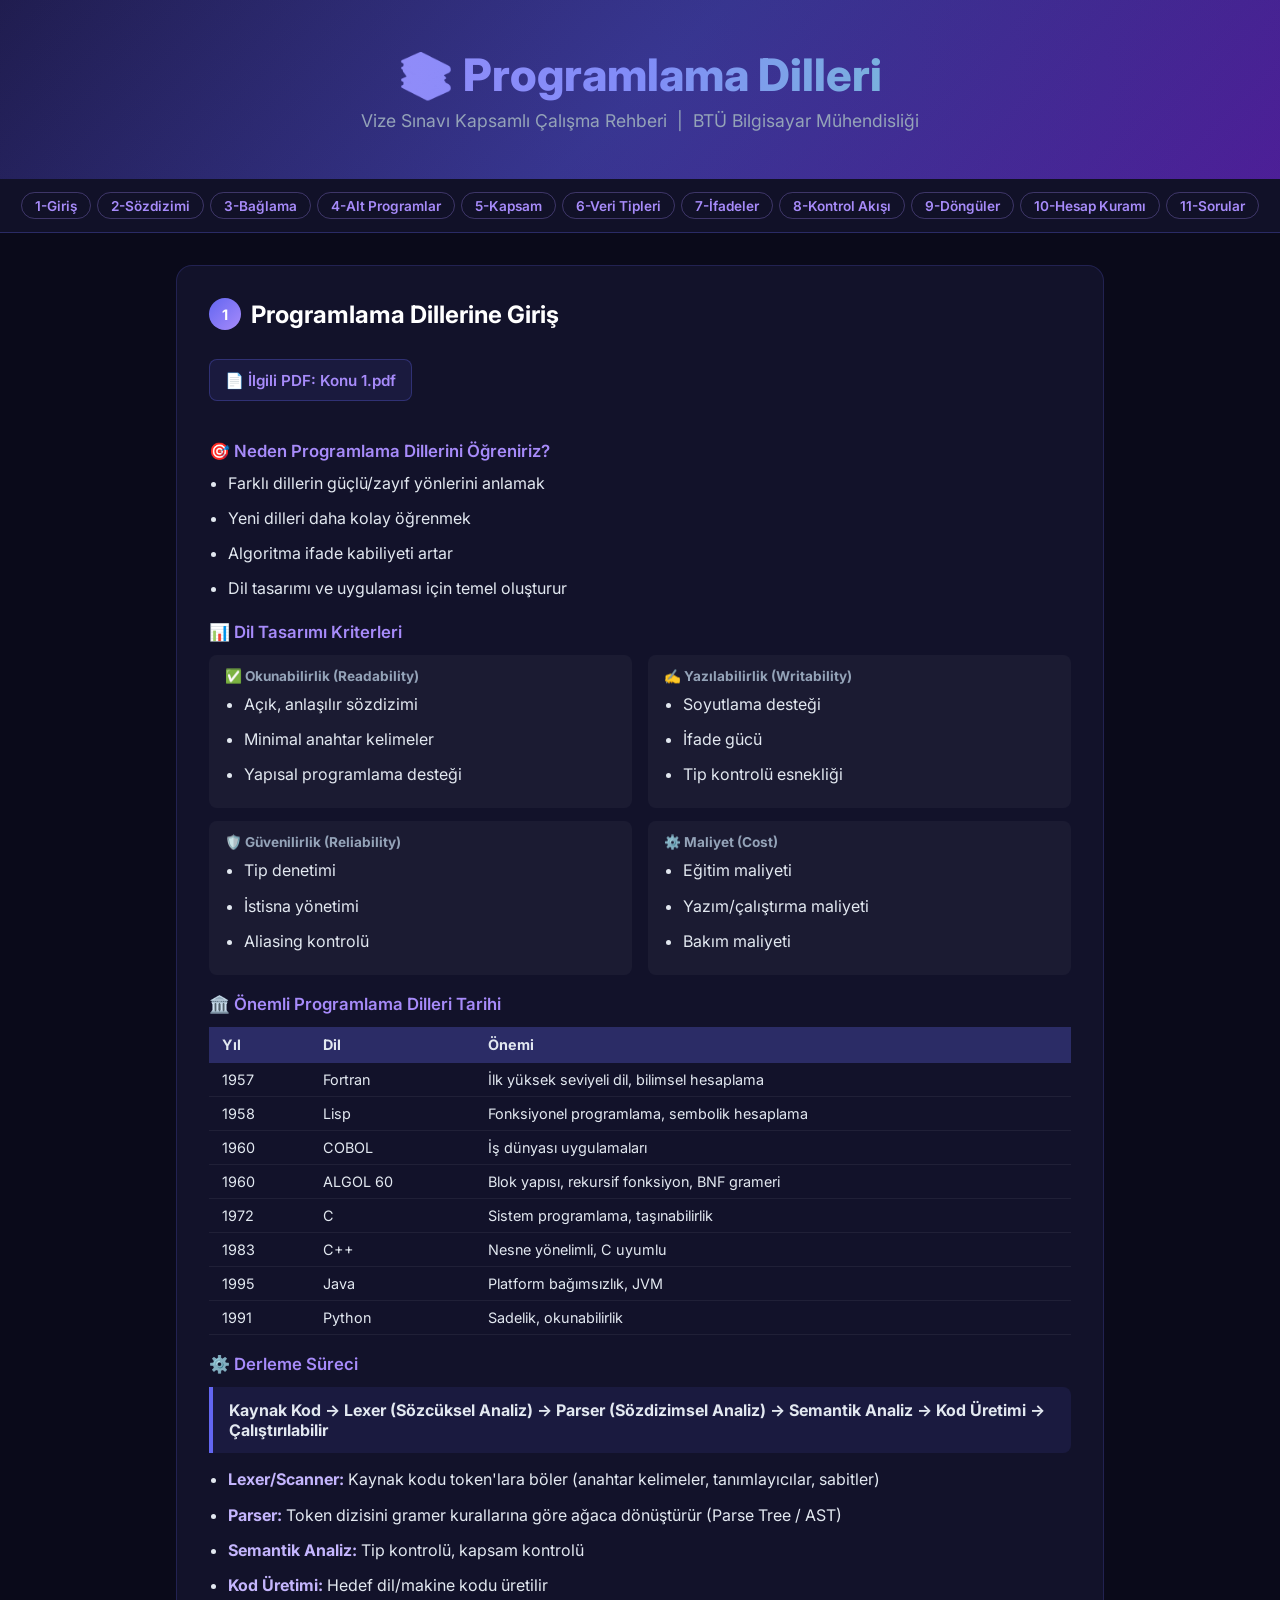
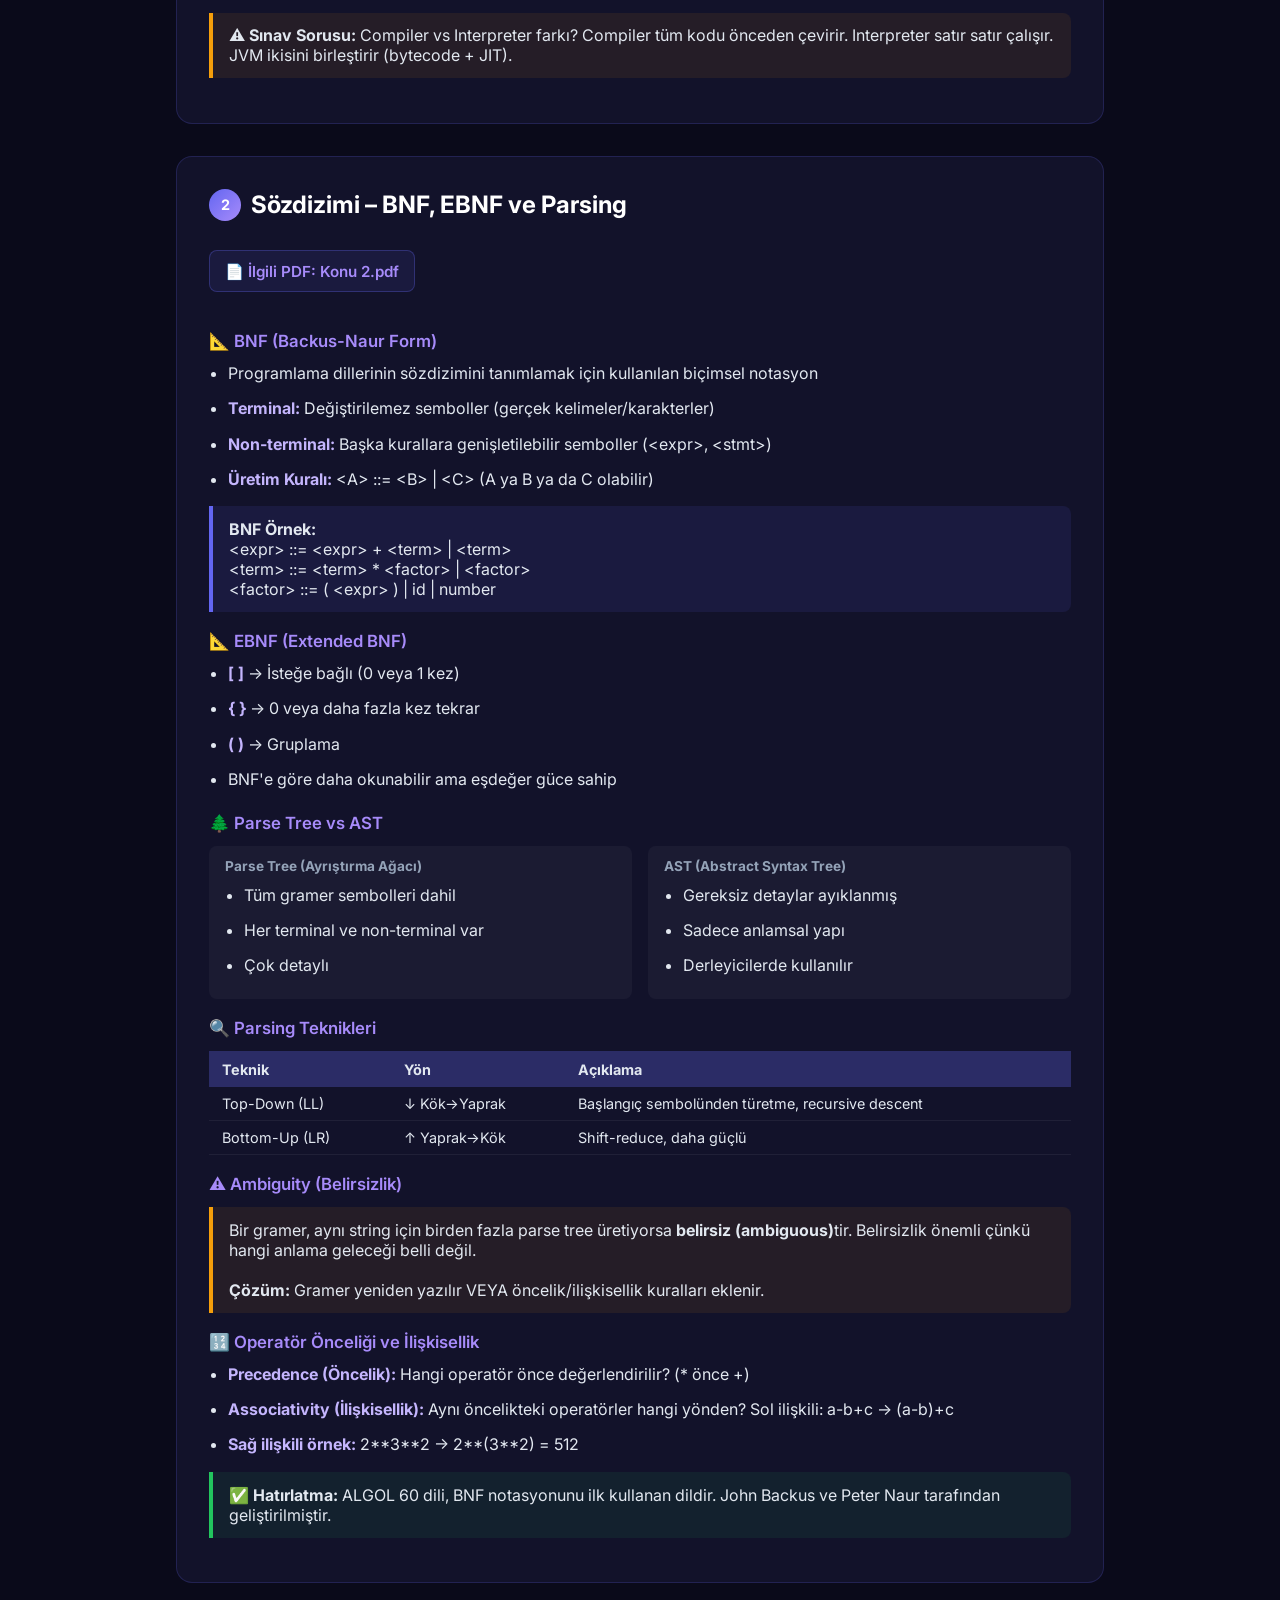
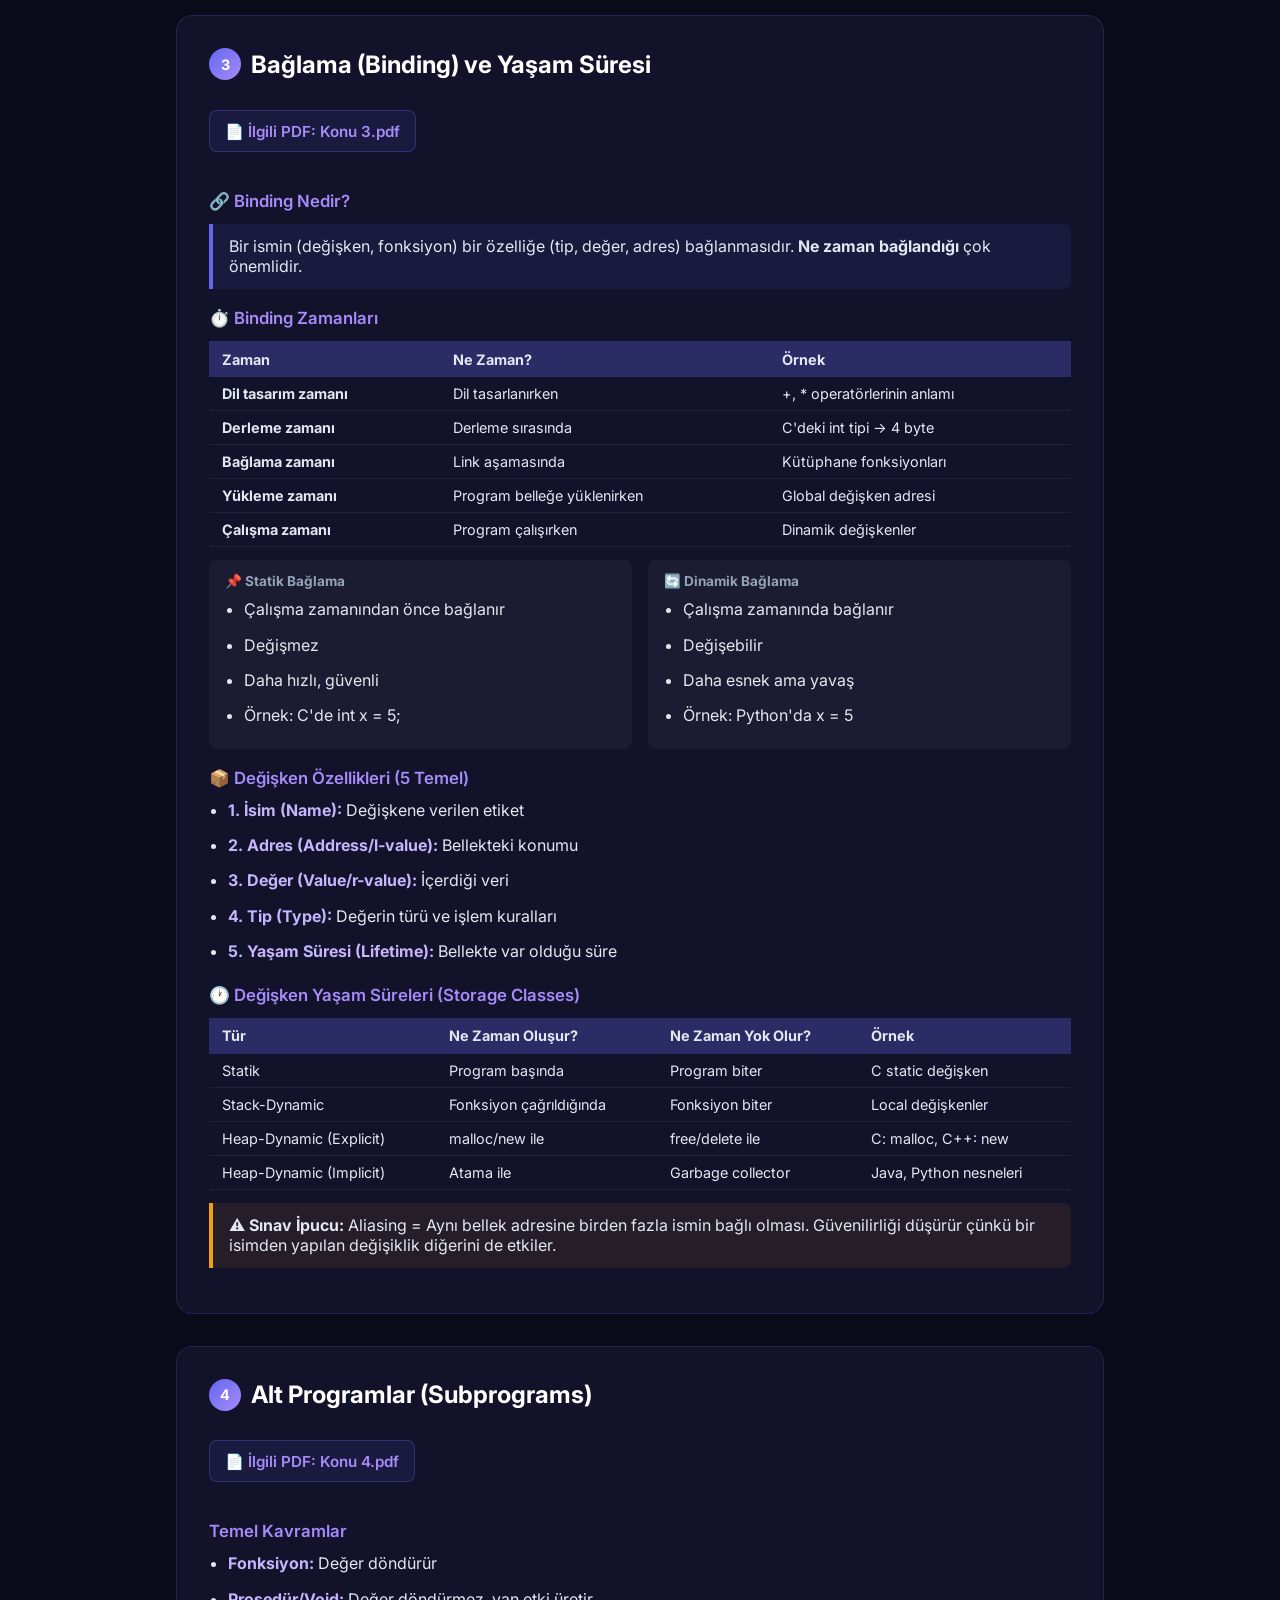
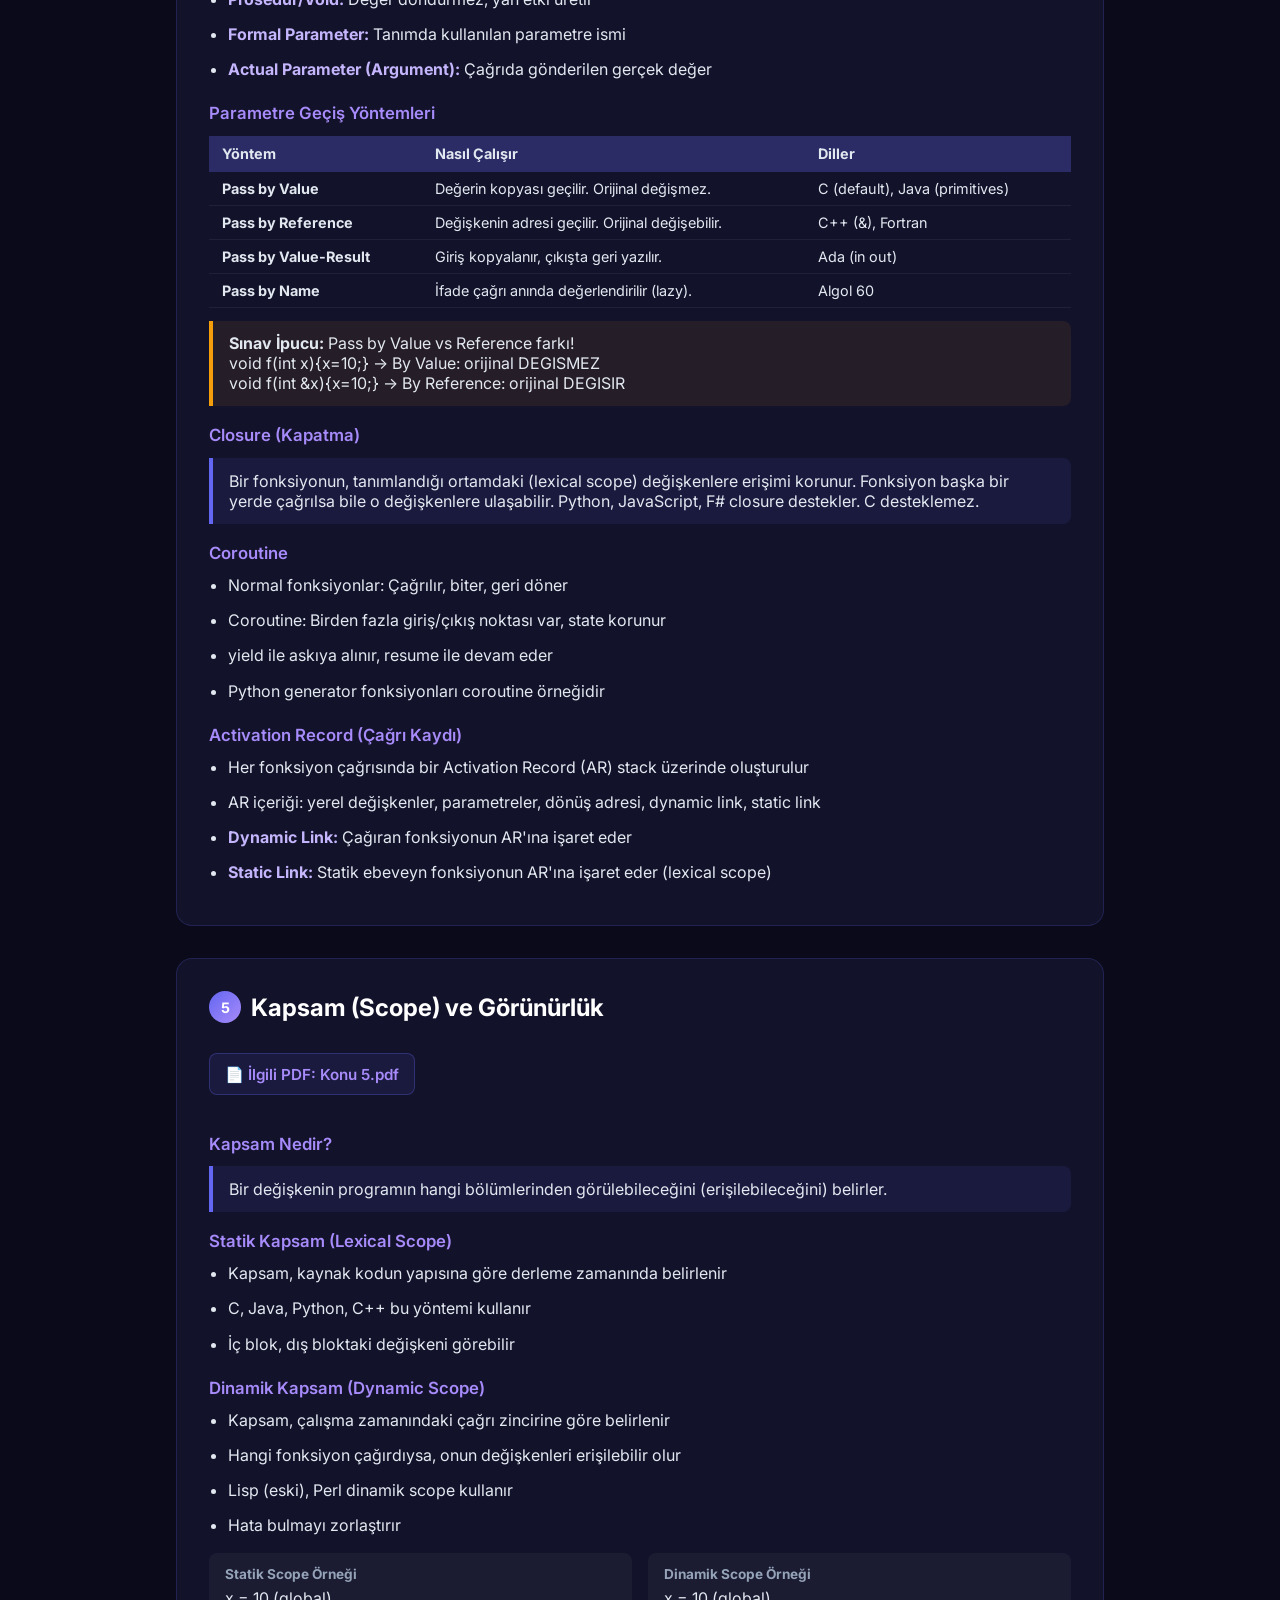
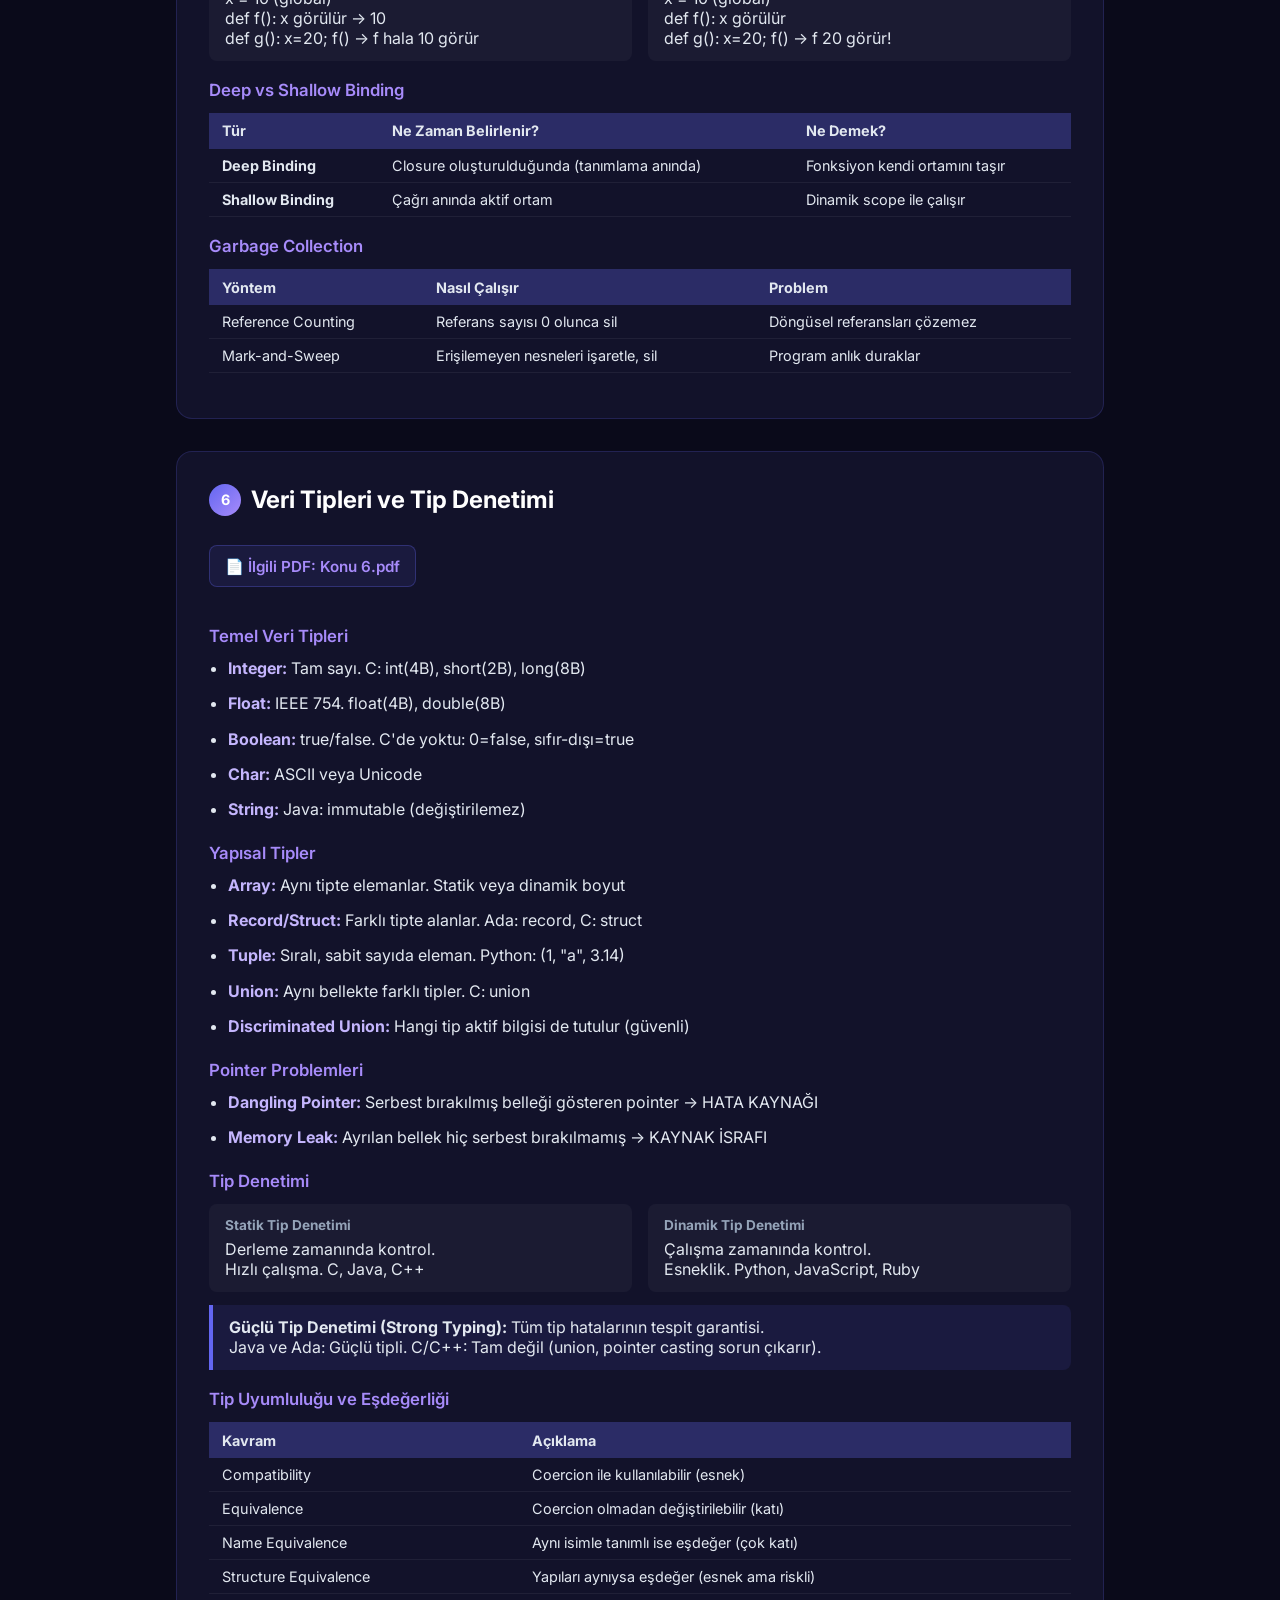
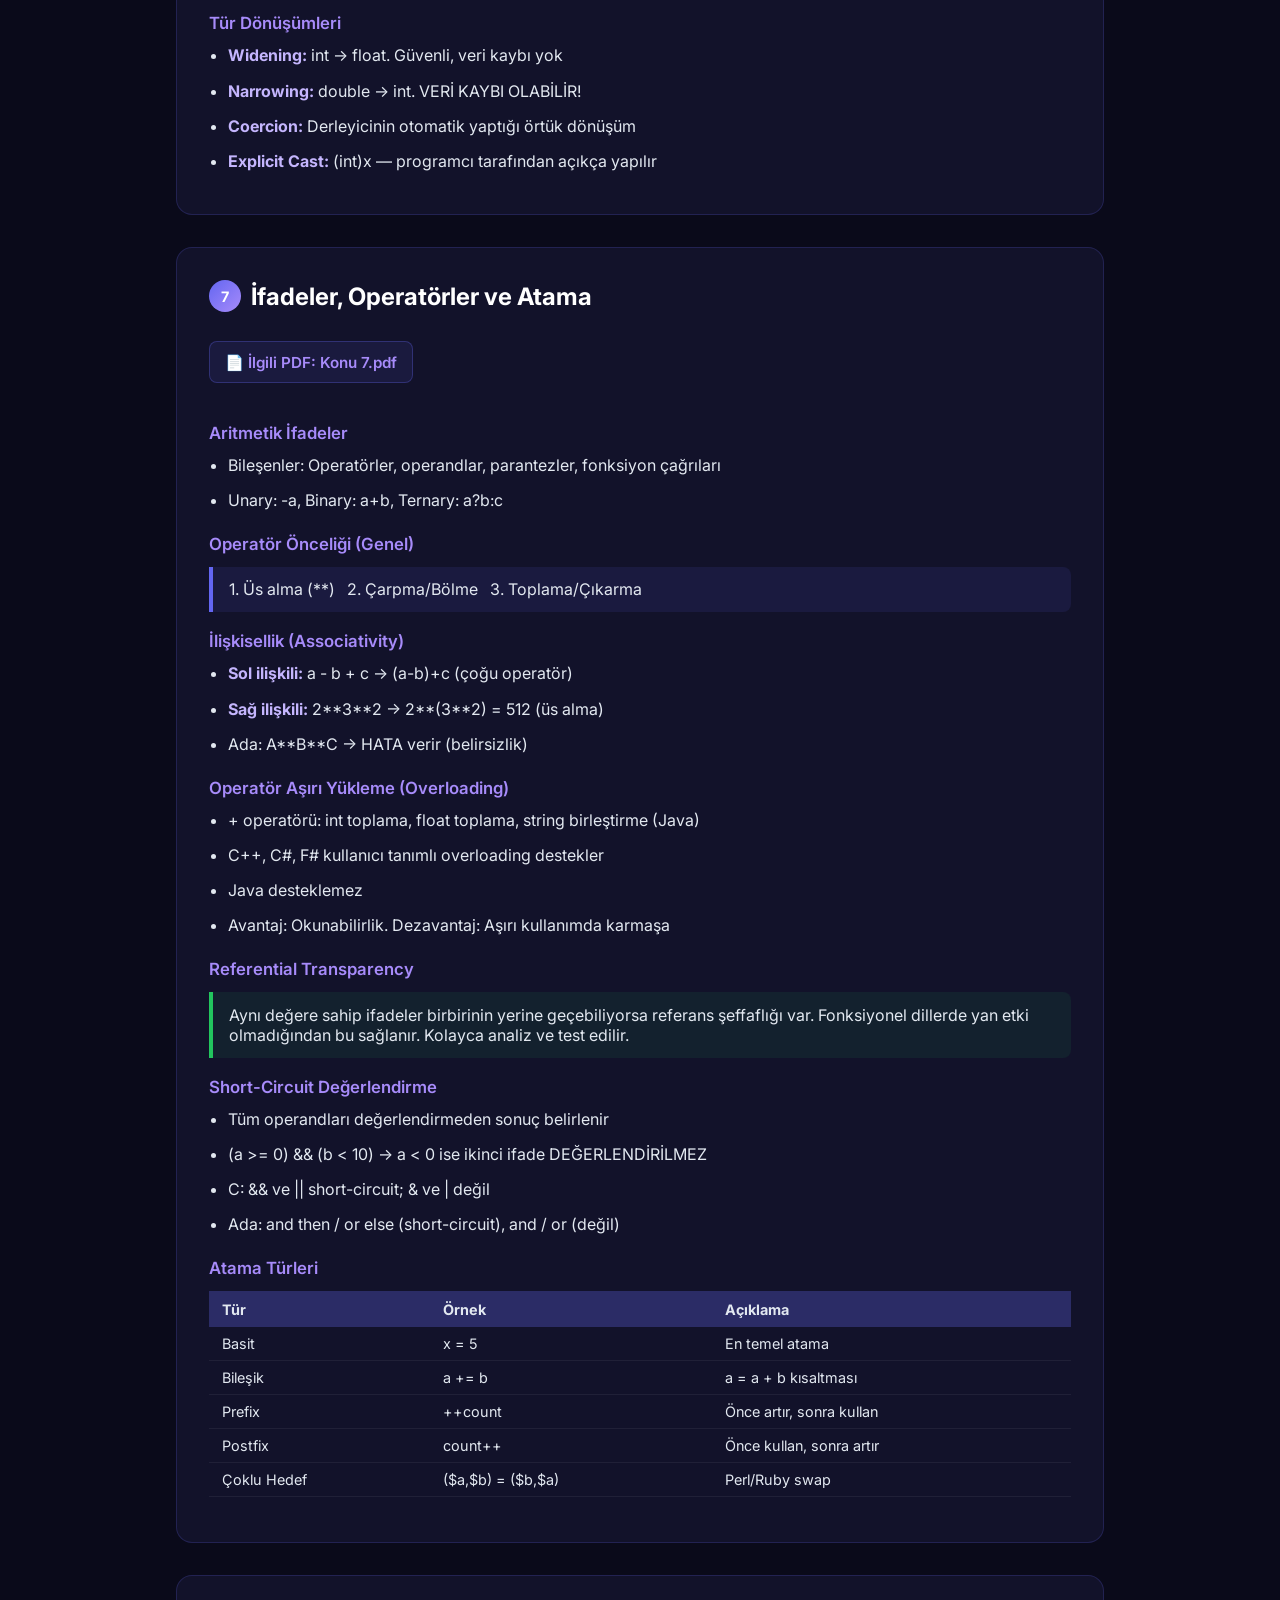
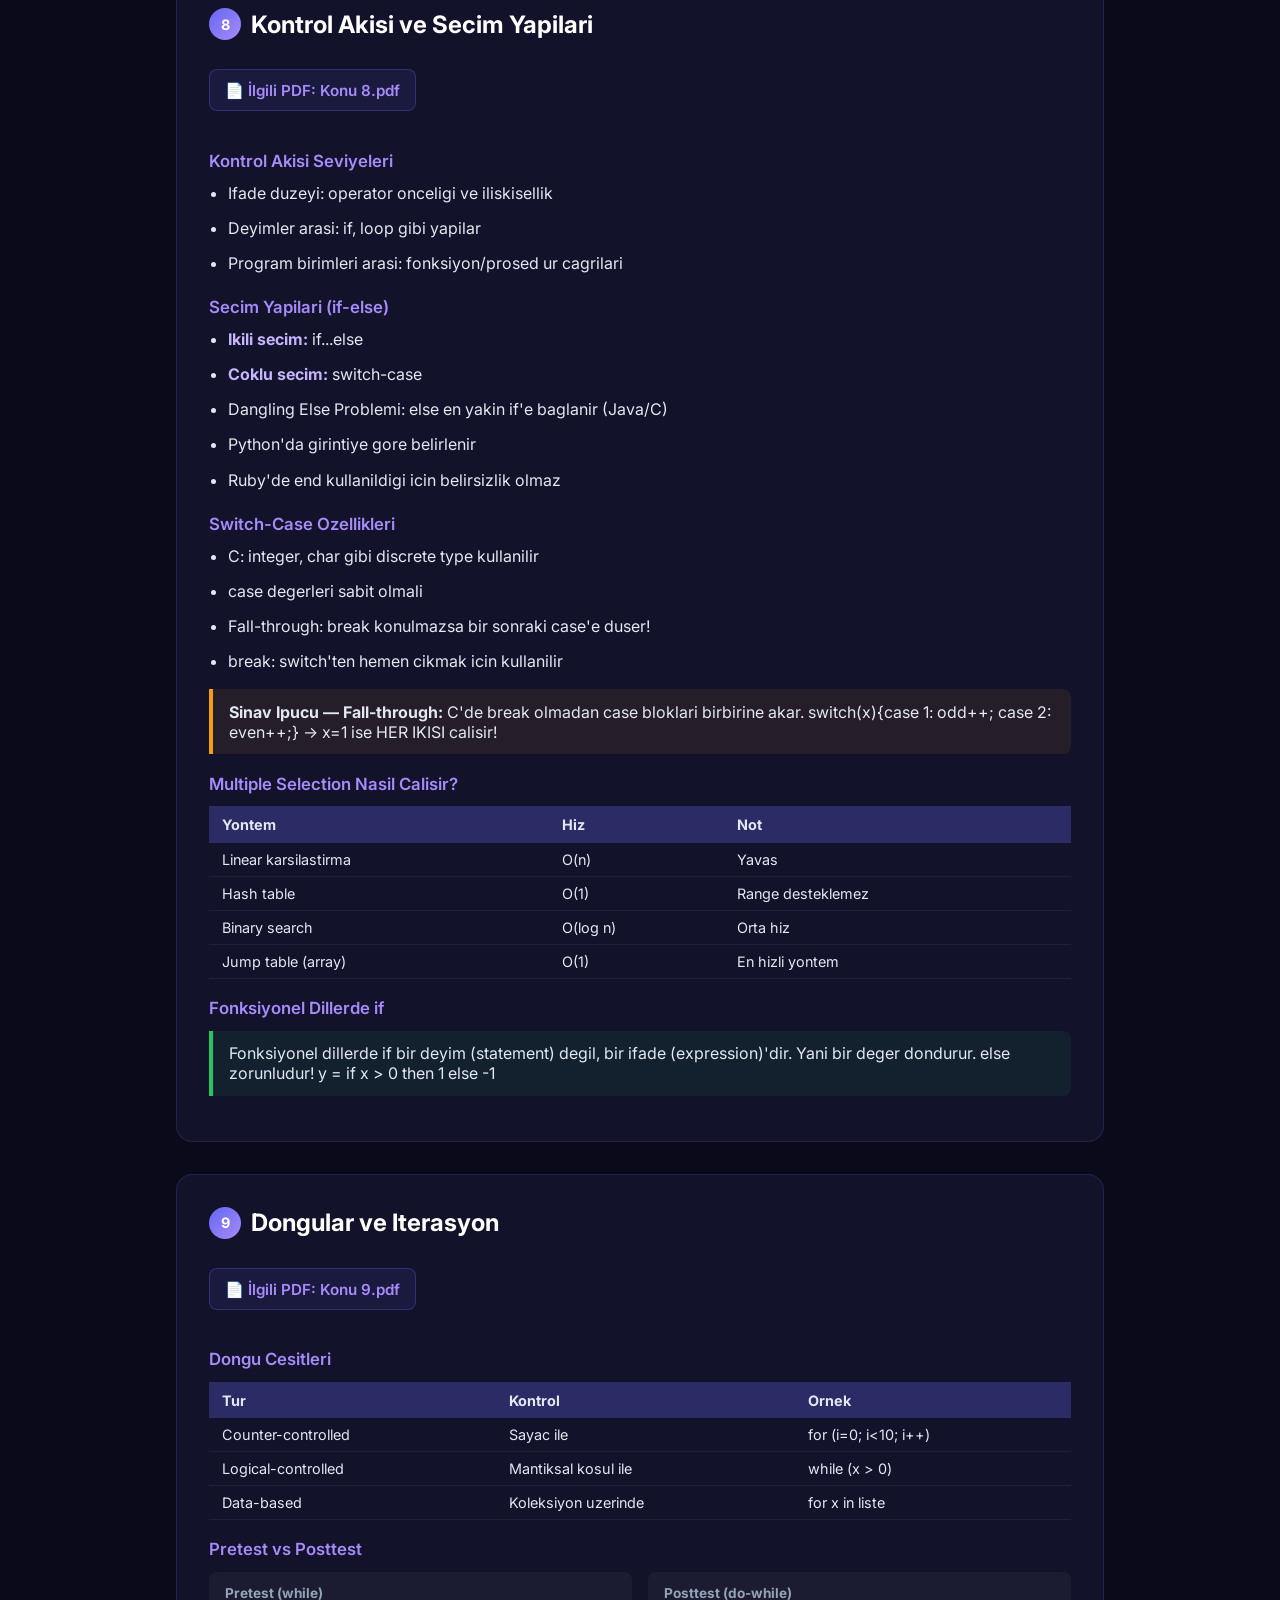
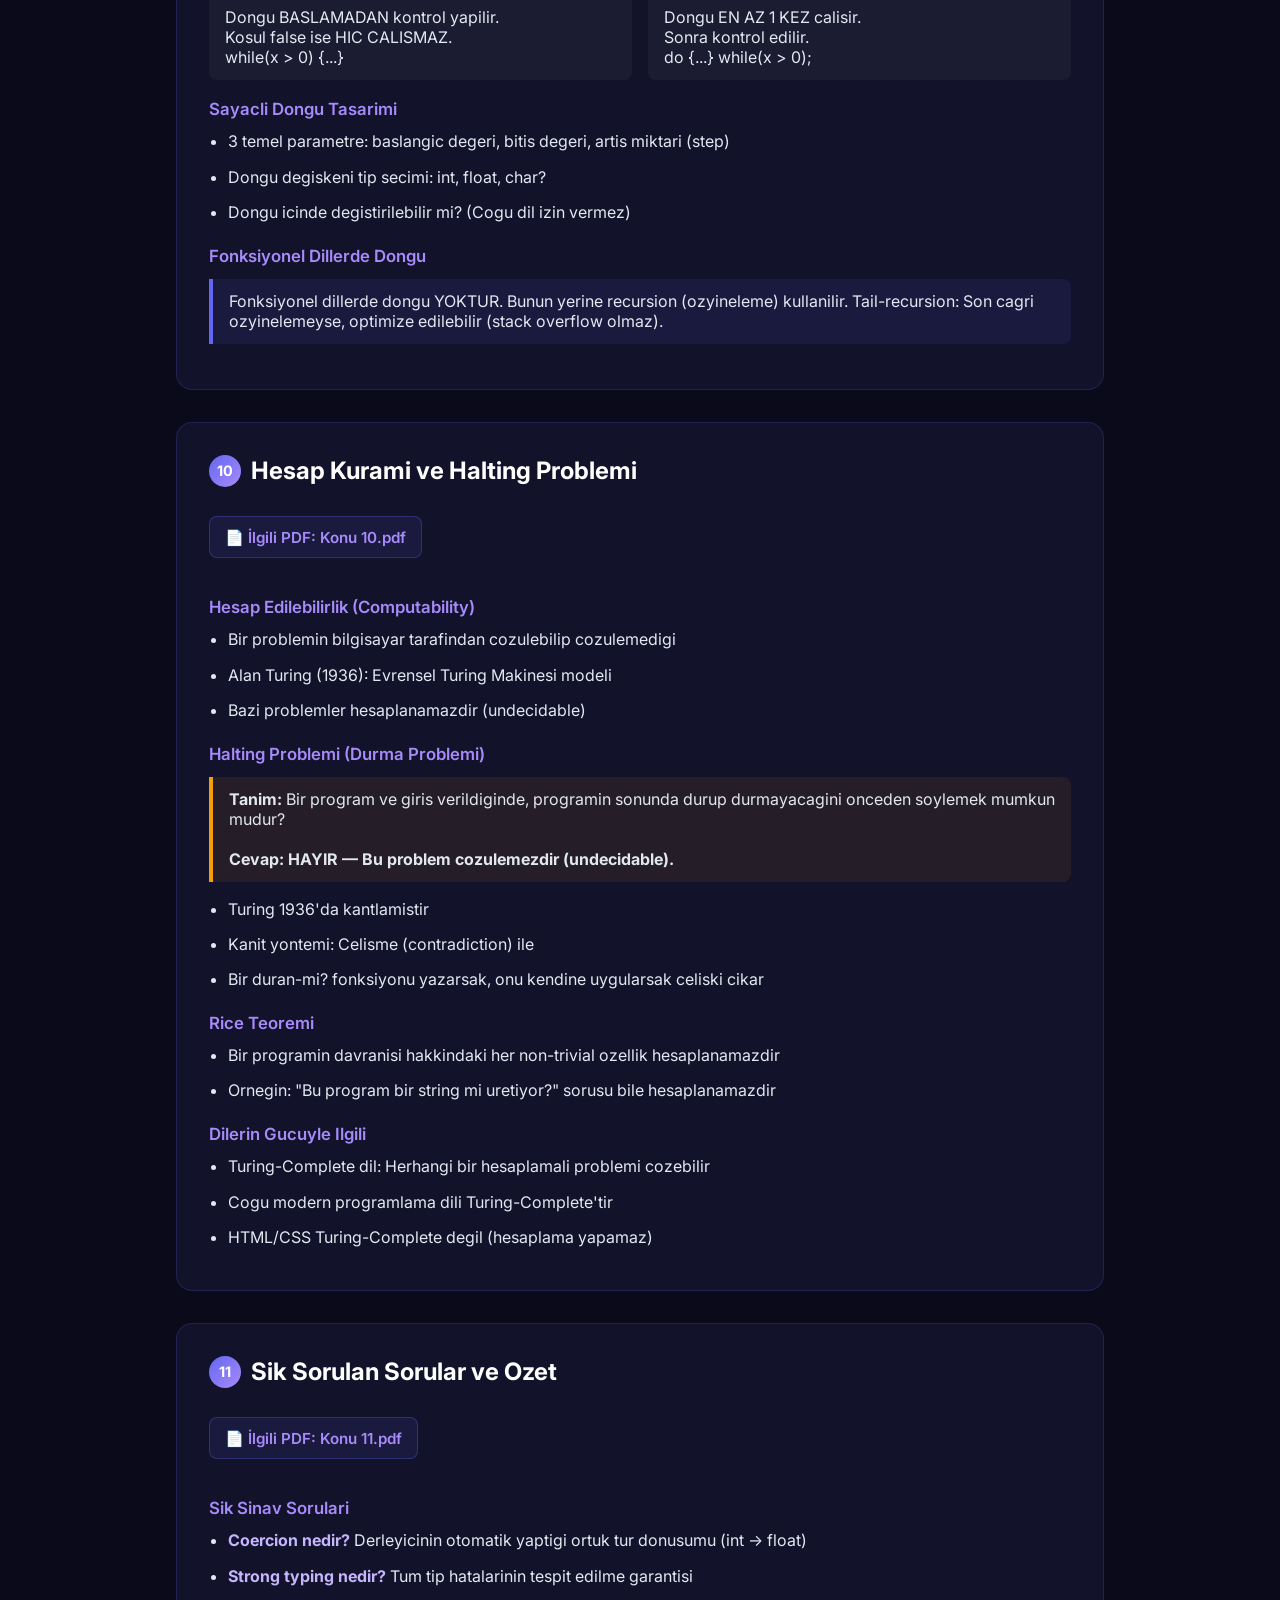
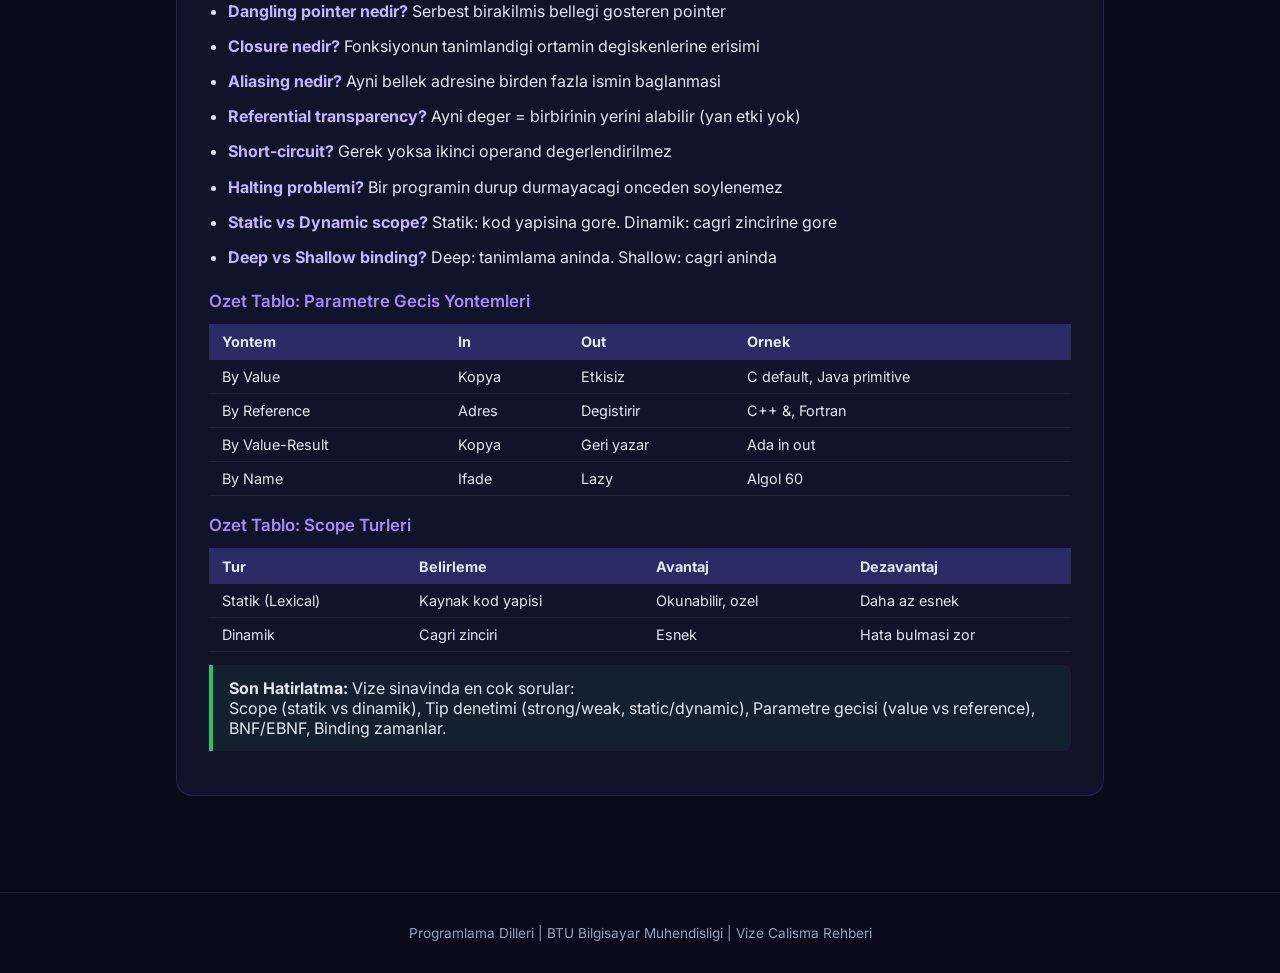
<file: index.html>
<!DOCTYPE html>
<html lang="tr">
<head>
<meta charset="UTF-8">
<meta name="viewport" content="width=device-width, initial-scale=1.0">
<title>Programlama Dilleri – Vize Çalışma Rehberi</title>
<link href="https://fonts.googleapis.com/css2?family=Inter:wght@300;400;600;700;800&display=swap" rel="stylesheet">
<style>
:root{--bg:#0a0a1a;--card:#12122a;--accent:#6366f1;--accent2:#a78bfa;--green:#22c55e;--yellow:#f59e0b;--red:#ef4444;--text:#e2e8f0;--muted:#94a3b8;}
*{box-sizing:border-box;margin:0;padding:0;}
body{font-family:'Inter',sans-serif;background:var(--bg);color:var(--text);min-height:100vh;}
header{background:linear-gradient(135deg,#1e1b4b,#312e81,#4c1d95);padding:3rem 2rem;text-align:center;position:relative;overflow:hidden;}
header::before{content:'';position:absolute;top:-50%;left:-50%;width:200%;height:200%;background:radial-gradient(circle,rgba(99,102,241,.15) 0%,transparent 60%);animation:pulse 4s ease-in-out infinite;}
@keyframes pulse{0%,100%{transform:scale(1);}50%{transform:scale(1.1);}}
header h1{font-size:2.8rem;font-weight:800;background:linear-gradient(90deg,#a78bfa,#818cf8,#6ee7b7);-webkit-background-clip:text;-webkit-text-fill-color:transparent;position:relative;}
header p{color:var(--muted);margin-top:.5rem;font-size:1.1rem;position:relative;}
nav{background:rgba(18,18,42,.95);backdrop-filter:blur(10px);padding:.8rem 1rem;position:sticky;top:0;z-index:100;border-bottom:1px solid rgba(99,102,241,.3);display:flex;flex-wrap:wrap;gap:.4rem;justify-content:center;}
nav a{color:var(--accent2);text-decoration:none;padding:.3rem .8rem;border-radius:999px;font-size:.85rem;font-weight:600;border:1px solid rgba(167,139,250,.3);transition:all .2s;}
nav a:hover{background:var(--accent);color:#fff;border-color:var(--accent);}
.container{max-width:960px;margin:0 auto;padding:2rem 1rem;}
section{background:var(--card);border-radius:16px;margin-bottom:2rem;padding:2rem;border:1px solid rgba(99,102,241,.2);transition:border-color .3s;}
section:hover{border-color:rgba(99,102,241,.5);}
h2{font-size:1.5rem;font-weight:700;color:#fff;margin-bottom:1.2rem;display:flex;align-items:center;gap:.6rem;}
h2 .num{background:linear-gradient(135deg,var(--accent),var(--accent2));color:#fff;width:2rem;height:2rem;border-radius:50%;display:flex;align-items:center;justify-content:center;font-size:.9rem;flex-shrink:0;}
h3{color:var(--accent2);font-size:1.05rem;margin:1.2rem 0 .5rem;font-weight:600;}
ul{margin-left:1.2rem;line-height:1.8;}
li{margin-bottom:.4rem;color:var(--text);}
li strong{color:#c4b5fd;}
.badge{display:inline-block;padding:.15rem .6rem;border-radius:999px;font-size:.75rem;font-weight:700;margin-left:.4rem;}
.badge-tip{background:rgba(34,197,94,.15);color:var(--green);border:1px solid rgba(34,197,94,.3);}
.badge-warn{background:rgba(245,158,11,.15);color:var(--yellow);border:1px solid rgba(245,158,11,.3);}
.badge-hot{background:rgba(239,68,68,.15);color:var(--red);border:1px solid rgba(239,68,68,.3);}
.box{background:rgba(99,102,241,.1);border-left:4px solid var(--accent);border-radius:0 8px 8px 0;padding:.8rem 1rem;margin:.8rem 0;}
.box-green{background:rgba(34,197,94,.08);border-left-color:var(--green);}
.box-yellow{background:rgba(245,158,11,.08);border-left-color:var(--yellow);}
.compare{display:grid;grid-template-columns:1fr 1fr;gap:1rem;margin:.8rem 0;}
.compare>div{background:rgba(255,255,255,.04);border-radius:8px;padding:.8rem 1rem;}
.compare>div h4{font-size:.85rem;color:var(--muted);margin-bottom:.4rem;}
table{width:100%;border-collapse:collapse;margin:.8rem 0;font-size:.9rem;}
th{background:rgba(99,102,241,.3);padding:.6rem .8rem;text-align:left;}
td{padding:.5rem .8rem;border-bottom:1px solid rgba(255,255,255,.06);}
tr:hover td{background:rgba(255,255,255,.03);}
.quiz-btn{background:linear-gradient(135deg,var(--accent),var(--accent2));color:#fff;border:none;padding:.5rem 1.2rem;border-radius:8px;cursor:pointer;font-size:.9rem;font-weight:600;margin-top:.5rem;transition:opacity .2s;}
.quiz-btn:hover{opacity:.85;}
.quiz-answer{display:none;margin-top:.6rem;padding:.6rem 1rem;background:rgba(34,197,94,.1);border-radius:8px;border:1px solid rgba(34,197,94,.3);color:var(--green);}
footer{text-align:center;padding:2rem;color:var(--muted);font-size:.85rem;border-top:1px solid rgba(255,255,255,.08);margin-top:2rem;}

.pdf-link {
    margin: 10px 0 20px 0;
    padding: 10px 15px;
    background: rgba(99, 102, 241, 0.1);
    border-radius: 8px;
    display: inline-block;
    border: 1px solid rgba(99, 102, 241, 0.3);
    transition: all 0.3s ease;
}
.pdf-link:hover {
    background: rgba(99, 102, 241, 0.2);
    transform: translateY(-2px);
}
.pdf-link a {
    color: #a78bfa;
    text-decoration: none;
    font-weight: 600;
    font-size: 0.95rem;
}
.pdf-link a:hover {
    color: #fff;
}

</style>
</head>
<body>
<header>
<h1>📚 Programlama Dilleri</h1>
<p>Vize Sınavı Kapsamlı Çalışma Rehberi &nbsp;|&nbsp; BTÜ Bilgisayar Mühendisliği</p>
</header>
<nav>
<a href="#k1">1-Giriş</a>
<a href="#k2">2-Sözdizimi</a>
<a href="#k3">3-Bağlama</a>
<a href="#k4">4-Alt Programlar</a>
<a href="#k5">5-Kapsam</a>
<a href="#k6">6-Veri Tipleri</a>
<a href="#k7">7-İfadeler</a>
<a href="#k8">8-Kontrol Akışı</a>
<a href="#k9">9-Döngüler</a>
<a href="#k10">10-Hesap Kuramı</a>
<a href="#k11">11-Sorular</a>
</nav>

<div class="container">

<!-- KONU 1 -->
<section id="k1">
<h2><span class="num">1</span>Programlama Dillerine Giriş</h2>
<div class="pdf-link"><a href="Konu%201.pdf" target="_blank">📄 İlgili PDF: Konu 1.pdf</a></div>

<h3>🎯 Neden Programlama Dillerini Öğreniriz?</h3>
<ul>
<li>Farklı dillerin güçlü/zayıf yönlerini anlamak</li>
<li>Yeni dilleri daha kolay öğrenmek</li>
<li>Algoritma ifade kabiliyeti artar</li>
<li>Dil tasarımı ve uygulaması için temel oluşturur</li>
</ul>

<h3>📊 Dil Tasarımı Kriterleri</h3>
<div class="compare">
<div><h4>✅ Okunabilirlik (Readability)</h4>
<ul><li>Açık, anlaşılır sözdizimi</li><li>Minimal anahtar kelimeler</li><li>Yapısal programlama desteği</li></ul></div>
<div><h4>✍️ Yazılabilirlik (Writability)</h4>
<ul><li>Soyutlama desteği</li><li>İfade gücü</li><li>Tip kontrolü esnekliği</li></ul></div>
</div>
<div class="compare">
<div><h4>🛡️ Güvenilirlik (Reliability)</h4>
<ul><li>Tip denetimi</li><li>İstisna yönetimi</li><li>Aliasing kontrolü</li></ul></div>
<div><h4>⚙️ Maliyet (Cost)</h4>
<ul><li>Eğitim maliyeti</li><li>Yazım/çalıştırma maliyeti</li><li>Bakım maliyeti</li></ul></div>
</div>

<h3>🏛️ Önemli Programlama Dilleri Tarihi</h3>
<table>
<tr><th>Yıl</th><th>Dil</th><th>Önemi</th></tr>
<tr><td>1957</td><td>Fortran</td><td>İlk yüksek seviyeli dil, bilimsel hesaplama</td></tr>
<tr><td>1958</td><td>Lisp</td><td>Fonksiyonel programlama, sembolik hesaplama</td></tr>
<tr><td>1960</td><td>COBOL</td><td>İş dünyası uygulamaları</td></tr>
<tr><td>1960</td><td>ALGOL 60</td><td>Blok yapısı, rekursif fonksiyon, BNF grameri</td></tr>
<tr><td>1972</td><td>C</td><td>Sistem programlama, taşınabilirlik</td></tr>
<tr><td>1983</td><td>C++</td><td>Nesne yönelimli, C uyumlu</td></tr>
<tr><td>1995</td><td>Java</td><td>Platform bağımsızlık, JVM</td></tr>
<tr><td>1991</td><td>Python</td><td>Sadelik, okunabilirlik</td></tr>
</table>

<h3>⚙️ Derleme Süreci</h3>
<div class="box">
<strong>Kaynak Kod → Lexer (Sözcüksel Analiz) → Parser (Sözdizimsel Analiz) → Semantik Analiz → Kod Üretimi → Çalıştırılabilir</strong>
</div>
<ul>
<li><strong>Lexer/Scanner:</strong> Kaynak kodu token'lara böler (anahtar kelimeler, tanımlayıcılar, sabitler)</li>
<li><strong>Parser:</strong> Token dizisini gramer kurallarına göre ağaca dönüştürür (Parse Tree / AST)</li>
<li><strong>Semantik Analiz:</strong> Tip kontrolü, kapsam kontrolü</li>
<li><strong>Kod Üretimi:</strong> Hedef dil/makine kodu üretilir</li>
</ul>

<div class="box box-yellow">
<strong>⚠️ Sınav Sorusu:</strong> Compiler vs Interpreter farkı? Compiler tüm kodu önceden çevirir. Interpreter satır satır çalışır. JVM ikisini birleştirir (bytecode + JIT).
</div>
</section>

<!-- KONU 2 -->
<section id="k2">
<h2><span class="num">2</span>Sözdizimi – BNF, EBNF ve Parsing</h2>
<div class="pdf-link"><a href="Konu%202.pdf" target="_blank">📄 İlgili PDF: Konu 2.pdf</a></div>

<h3>📐 BNF (Backus-Naur Form)</h3>
<ul>
<li>Programlama dillerinin sözdizimini tanımlamak için kullanılan biçimsel notasyon</li>
<li><strong>Terminal:</strong> Değiştirilemez semboller (gerçek kelimeler/karakterler)</li>
<li><strong>Non-terminal:</strong> Başka kurallara genişletilebilir semboller (&lt;expr&gt;, &lt;stmt&gt;)</li>
<li><strong>Üretim Kuralı:</strong> &lt;A&gt; ::= &lt;B&gt; | &lt;C&gt; (A ya B ya da C olabilir)</li>
</ul>

<div class="box">
<strong>BNF Örnek:</strong><br>
&lt;expr&gt; ::= &lt;expr&gt; + &lt;term&gt; | &lt;term&gt;<br>
&lt;term&gt; ::= &lt;term&gt; * &lt;factor&gt; | &lt;factor&gt;<br>
&lt;factor&gt; ::= ( &lt;expr&gt; ) | id | number
</div>

<h3>📐 EBNF (Extended BNF)</h3>
<ul>
<li><strong>[ ]</strong> → İsteğe bağlı (0 veya 1 kez)</li>
<li><strong>{ }</strong> → 0 veya daha fazla kez tekrar</li>
<li><strong>( )</strong> → Gruplama</li>
<li>BNF'e göre daha okunabilir ama eşdeğer güce sahip</li>
</ul>

<h3>🌲 Parse Tree vs AST</h3>
<div class="compare">
<div><h4>Parse Tree (Ayrıştırma Ağacı)</h4>
<ul><li>Tüm gramer sembolleri dahil</li><li>Her terminal ve non-terminal var</li><li>Çok detaylı</li></ul></div>
<div><h4>AST (Abstract Syntax Tree)</h4>
<ul><li>Gereksiz detaylar ayıklanmış</li><li>Sadece anlamsal yapı</li><li>Derleyicilerde kullanılır</li></ul></div>
</div>

<h3>🔍 Parsing Teknikleri</h3>
<table>
<tr><th>Teknik</th><th>Yön</th><th>Açıklama</th></tr>
<tr><td>Top-Down (LL)</td><td>↓ Kök→Yaprak</td><td>Başlangıç sembolünden türetme, recursive descent</td></tr>
<tr><td>Bottom-Up (LR)</td><td>↑ Yaprak→Kök</td><td>Shift-reduce, daha güçlü</td></tr>
</table>

<h3>⚠️ Ambiguity (Belirsizlik)</h3>
<div class="box box-yellow">
Bir gramer, aynı string için birden fazla parse tree üretiyorsa <strong>belirsiz (ambiguous)</strong>tir. Belirsizlik önemli çünkü hangi anlama geleceği belli değil.
<br><br>
<strong>Çözüm:</strong> Gramer yeniden yazılır VEYA öncelik/ilişkisellik kuralları eklenir.
</div>

<h3>🔢 Operatör Önceliği ve İlişkisellik</h3>
<ul>
<li><strong>Precedence (Öncelik):</strong> Hangi operatör önce değerlendirilir? (* önce +)</li>
<li><strong>Associativity (İlişkisellik):</strong> Aynı öncelikteki operatörler hangi yönden? Sol ilişkili: a-b+c → (a-b)+c</li>
<li><strong>Sağ ilişkili örnek:</strong> 2**3**2 → 2**(3**2) = 512</li>
</ul>

<div class="box box-green">
<strong>✅ Hatırlatma:</strong> ALGOL 60 dili, BNF notasyonunu ilk kullanan dildir. John Backus ve Peter Naur tarafından geliştirilmiştir.
</div>
</section>

<!-- KONU 3 -->
<section id="k3">
<h2><span class="num">3</span>Bağlama (Binding) ve Yaşam Süresi</h2>
<div class="pdf-link"><a href="Konu%203.pdf" target="_blank">📄 İlgili PDF: Konu 3.pdf</a></div>

<h3>🔗 Binding Nedir?</h3>
<div class="box">
Bir ismin (değişken, fonksiyon) bir özelliğe (tip, değer, adres) bağlanmasıdır. <strong>Ne zaman bağlandığı</strong> çok önemlidir.
</div>

<h3>⏱️ Binding Zamanları</h3>
<table>
<tr><th>Zaman</th><th>Ne Zaman?</th><th>Örnek</th></tr>
<tr><td><strong>Dil tasarım zamanı</strong></td><td>Dil tasarlanırken</td><td>+, * operatörlerinin anlamı</td></tr>
<tr><td><strong>Derleme zamanı</strong></td><td>Derleme sırasında</td><td>C'deki int tipi → 4 byte</td></tr>
<tr><td><strong>Bağlama zamanı</strong></td><td>Link aşamasında</td><td>Kütüphane fonksiyonları</td></tr>
<tr><td><strong>Yükleme zamanı</strong></td><td>Program belleğe yüklenirken</td><td>Global değişken adresi</td></tr>
<tr><td><strong>Çalışma zamanı</strong></td><td>Program çalışırken</td><td>Dinamik değişkenler</td></tr>
</table>

<div class="compare">
<div><h4>📌 Statik Bağlama</h4>
<ul><li>Çalışma zamanından önce bağlanır</li><li>Değişmez</li><li>Daha hızlı, güvenli</li><li>Örnek: C'de int x = 5;</li></ul></div>
<div><h4>🔄 Dinamik Bağlama</h4>
<ul><li>Çalışma zamanında bağlanır</li><li>Değişebilir</li><li>Daha esnek ama yavaş</li><li>Örnek: Python'da x = 5</li></ul></div>
</div>

<h3>📦 Değişken Özellikleri (5 Temel)</h3>
<ul>
<li><strong>1. İsim (Name):</strong> Değişkene verilen etiket</li>
<li><strong>2. Adres (Address/l-value):</strong> Bellekteki konumu</li>
<li><strong>3. Değer (Value/r-value):</strong> İçerdiği veri</li>
<li><strong>4. Tip (Type):</strong> Değerin türü ve işlem kuralları</li>
<li><strong>5. Yaşam Süresi (Lifetime):</strong> Bellekte var olduğu süre</li>
</ul>

<h3>🕐 Değişken Yaşam Süreleri (Storage Classes)</h3>
<table>
<tr><th>Tür</th><th>Ne Zaman Oluşur?</th><th>Ne Zaman Yok Olur?</th><th>Örnek</th></tr>
<tr><td>Statik</td><td>Program başında</td><td>Program biter</td><td>C static değişken</td></tr>
<tr><td>Stack-Dynamic</td><td>Fonksiyon çağrıldığında</td><td>Fonksiyon biter</td><td>Local değişkenler</td></tr>
<tr><td>Heap-Dynamic (Explicit)</td><td>malloc/new ile</td><td>free/delete ile</td><td>C: malloc, C++: new</td></tr>
<tr><td>Heap-Dynamic (Implicit)</td><td>Atama ile</td><td>Garbage collector</td><td>Java, Python nesneleri</td></tr>
</table>

<div class="box box-yellow">
<strong>⚠️ Sınav İpucu:</strong> Aliasing = Aynı bellek adresine birden fazla ismin bağlı olması. Güvenilirliği düşürür çünkü bir isimden yapılan değişiklik diğerini de etkiler.
</div>
</section>


<!-- KONU 4 -->
<section id="k4">
<h2><span class='num'>4</span>Alt Programlar (Subprograms)</h2>
<div class="pdf-link"><a href="Konu%204.pdf" target="_blank">📄 İlgili PDF: Konu 4.pdf</a></div>

<h3>Temel Kavramlar</h3>
<ul>
<li><strong>Fonksiyon:</strong> Değer döndürür</li>
<li><strong>Prosedür/Void:</strong> Değer döndürmez, yan etki üretir</li>
<li><strong>Formal Parameter:</strong> Tanımda kullanılan parametre ismi</li>
<li><strong>Actual Parameter (Argument):</strong> Çağrıda gönderilen gerçek değer</li>
</ul>

<h3>Parametre Geçiş Yöntemleri</h3>
<table>
<tr><th>Yöntem</th><th>Nasıl Çalışır</th><th>Diller</th></tr>
<tr><td><strong>Pass by Value</strong></td><td>Değerin kopyası geçilir. Orijinal değişmez.</td><td>C (default), Java (primitives)</td></tr>
<tr><td><strong>Pass by Reference</strong></td><td>Değişkenin adresi geçilir. Orijinal değişebilir.</td><td>C++ (&), Fortran</td></tr>
<tr><td><strong>Pass by Value-Result</strong></td><td>Giriş kopyalanır, çıkışta geri yazılır.</td><td>Ada (in out)</td></tr>
<tr><td><strong>Pass by Name</strong></td><td>İfade çağrı anında değerlendirilir (lazy).</td><td>Algol 60</td></tr>
</table>

<div class='box box-yellow'>
<strong>Sınav İpucu:</strong> Pass by Value vs Reference farkı!<br>
void f(int x){x=10;} → By Value: orijinal DEGISMEZ<br>
void f(int &x){x=10;} → By Reference: orijinal DEGISIR
</div>

<h3>Closure (Kapatma)</h3>
<div class='box'>
Bir fonksiyonun, tanımlandığı ortamdaki (lexical scope) değişkenlere erişimi korunur.
Fonksiyon başka bir yerde çağrılsa bile o değişkenlere ulaşabilir.
Python, JavaScript, F# closure destekler. C desteklemez.
</div>

<h3>Coroutine</h3>
<ul>
<li>Normal fonksiyonlar: Çağrılır, biter, geri döner</li>
<li>Coroutine: Birden fazla giriş/çıkış noktası var, state korunur</li>
<li>yield ile askıya alınır, resume ile devam eder</li>
<li>Python generator fonksiyonları coroutine örneğidir</li>
</ul>

<h3>Activation Record (Çağrı Kaydı)</h3>
<ul>
<li>Her fonksiyon çağrısında bir Activation Record (AR) stack üzerinde oluşturulur</li>
<li>AR içeriği: yerel değişkenler, parametreler, dönüş adresi, dynamic link, static link</li>
<li><strong>Dynamic Link:</strong> Çağıran fonksiyonun AR'ına işaret eder</li>
<li><strong>Static Link:</strong> Statik ebeveyn fonksiyonun AR'ına işaret eder (lexical scope)</li>
</ul>
</section>

<!-- KONU 5 -->
<section id="k5">
<h2><span class='num'>5</span>Kapsam (Scope) ve Görünürlük</h2>
<div class="pdf-link"><a href="Konu%205.pdf" target="_blank">📄 İlgili PDF: Konu 5.pdf</a></div>

<h3>Kapsam Nedir?</h3>
<div class='box'>
Bir değişkenin programın hangi bölümlerinden görülebileceğini (erişilebileceğini) belirler.
</div>

<h3>Statik Kapsam (Lexical Scope)</h3>
<ul>
<li>Kapsam, kaynak kodun yapısına göre derleme zamanında belirlenir</li>
<li>C, Java, Python, C++ bu yöntemi kullanır</li>
<li>İç blok, dış bloktaki değişkeni görebilir</li>
</ul>

<h3>Dinamik Kapsam (Dynamic Scope)</h3>
<ul>
<li>Kapsam, çalışma zamanındaki çağrı zincirine göre belirlenir</li>
<li>Hangi fonksiyon çağırdıysa, onun değişkenleri erişilebilir olur</li>
<li>Lisp (eski), Perl dinamik scope kullanır</li>
<li>Hata bulmayı zorlaştırır</li>
</ul>

<div class='compare'>
<div><h4>Statik Scope Örneği</h4>
x = 10 (global)<br>
def f(): x görülür → 10<br>
def g(): x=20; f() → f hala 10 görür</div>
<div><h4>Dinamik Scope Örneği</h4>
x = 10 (global)<br>
def f(): x görülür<br>
def g(): x=20; f() → f 20 görür!</div>
</div>

<h3>Deep vs Shallow Binding</h3>
<table>
<tr><th>Tür</th><th>Ne Zaman Belirlenir?</th><th>Ne Demek?</th></tr>
<tr><td><strong>Deep Binding</strong></td><td>Closure oluşturulduğunda (tanımlama anında)</td><td>Fonksiyon kendi ortamını taşır</td></tr>
<tr><td><strong>Shallow Binding</strong></td><td>Çağrı anında aktif ortam</td><td>Dinamik scope ile çalışır</td></tr>
</table>

<h3>Garbage Collection</h3>
<table>
<tr><th>Yöntem</th><th>Nasıl Çalışır</th><th>Problem</th></tr>
<tr><td>Reference Counting</td><td>Referans sayısı 0 olunca sil</td><td>Döngüsel referansları çözemez</td></tr>
<tr><td>Mark-and-Sweep</td><td>Erişilemeyen nesneleri işaretle, sil</td><td>Program anlık duraklar</td></tr>
</table>
</section>

<!-- KONU 6 -->
<section id="k6">
<h2><span class='num'>6</span>Veri Tipleri ve Tip Denetimi</h2>
<div class="pdf-link"><a href="Konu%206.pdf" target="_blank">📄 İlgili PDF: Konu 6.pdf</a></div>

<h3>Temel Veri Tipleri</h3>
<ul>
<li><strong>Integer:</strong> Tam sayı. C: int(4B), short(2B), long(8B)</li>
<li><strong>Float:</strong> IEEE 754. float(4B), double(8B)</li>
<li><strong>Boolean:</strong> true/false. C'de yoktu: 0=false, sıfır-dışı=true</li>
<li><strong>Char:</strong> ASCII veya Unicode</li>
<li><strong>String:</strong> Java: immutable (değiştirilemez)</li>
</ul>

<h3>Yapısal Tipler</h3>
<ul>
<li><strong>Array:</strong> Aynı tipte elemanlar. Statik veya dinamik boyut</li>
<li><strong>Record/Struct:</strong> Farklı tipte alanlar. Ada: record, C: struct</li>
<li><strong>Tuple:</strong> Sıralı, sabit sayıda eleman. Python: (1, "a", 3.14)</li>
<li><strong>Union:</strong> Aynı bellekte farklı tipler. C: union</li>
<li><strong>Discriminated Union:</strong> Hangi tip aktif bilgisi de tutulur (güvenli)</li>
</ul>

<h3>Pointer Problemleri</h3>
<ul>
<li><strong>Dangling Pointer:</strong> Serbest bırakılmış belleği gösteren pointer → HATA KAYNAĞI</li>
<li><strong>Memory Leak:</strong> Ayrılan bellek hiç serbest bırakılmamış → KAYNAK İSRAFI</li>
</ul>

<h3>Tip Denetimi</h3>
<div class='compare'>
<div><h4>Statik Tip Denetimi</h4>
Derleme zamanında kontrol.<br>
Hızlı çalışma. C, Java, C++</div>
<div><h4>Dinamik Tip Denetimi</h4>
Çalışma zamanında kontrol.<br>
Esneklik. Python, JavaScript, Ruby</div>
</div>

<div class='box'>
<strong>Güçlü Tip Denetimi (Strong Typing):</strong> Tüm tip hatalarının tespit garantisi.<br>
Java ve Ada: Güçlü tipli. C/C++: Tam değil (union, pointer casting sorun çıkarır).
</div>

<h3>Tip Uyumluluğu ve Eşdeğerliği</h3>
<table>
<tr><th>Kavram</th><th>Açıklama</th></tr>
<tr><td>Compatibility</td><td>Coercion ile kullanılabilir (esnek)</td></tr>
<tr><td>Equivalence</td><td>Coercion olmadan değiştirilebilir (katı)</td></tr>
<tr><td>Name Equivalence</td><td>Aynı isimle tanımlı ise eşdeğer (çok katı)</td></tr>
<tr><td>Structure Equivalence</td><td>Yapıları aynıysa eşdeğer (esnek ama riskli)</td></tr>
</table>

<h3>Tür Dönüşümleri</h3>
<ul>
<li><strong>Widening:</strong> int → float. Güvenli, veri kaybı yok</li>
<li><strong>Narrowing:</strong> double → int. VERİ KAYBI OLABİLİR!</li>
<li><strong>Coercion:</strong> Derleyicinin otomatik yaptığı örtük dönüşüm</li>
<li><strong>Explicit Cast:</strong> (int)x — programcı tarafından açıkça yapılır</li>
</ul>
</section>

<!-- KONU 7 -->
<section id="k7">
<h2><span class='num'>7</span>İfadeler, Operatörler ve Atama</h2>
<div class="pdf-link"><a href="Konu%207.pdf" target="_blank">📄 İlgili PDF: Konu 7.pdf</a></div>

<h3>Aritmetik İfadeler</h3>
<ul>
<li>Bileşenler: Operatörler, operandlar, parantezler, fonksiyon çağrıları</li>
<li>Unary: -a, Binary: a+b, Ternary: a?b:c</li>
</ul>

<h3>Operatör Önceliği (Genel)</h3>
<div class='box'>1. Üs alma (**) &nbsp; 2. Çarpma/Bölme &nbsp; 3. Toplama/Çıkarma</div>

<h3>İlişkisellik (Associativity)</h3>
<ul>
<li><strong>Sol ilişkili:</strong> a - b + c → (a-b)+c (çoğu operatör)</li>
<li><strong>Sağ ilişkili:</strong> 2**3**2 → 2**(3**2) = 512 (üs alma)</li>
<li>Ada: A**B**C → HATA verir (belirsizlik)</li>
</ul>

<h3>Operatör Aşırı Yükleme (Overloading)</h3>
<ul>
<li>+ operatörü: int toplama, float toplama, string birleştirme (Java)</li>
<li>C++, C#, F# kullanıcı tanımlı overloading destekler</li>
<li>Java desteklemez</li>
<li>Avantaj: Okunabilirlik. Dezavantaj: Aşırı kullanımda karmaşa</li>
</ul>

<h3>Referential Transparency</h3>
<div class='box box-green'>
Aynı değere sahip ifadeler birbirinin yerine geçebiliyorsa referans şeffaflığı var.
Fonksiyonel dillerde yan etki olmadığından bu sağlanır. Kolayca analiz ve test edilir.
</div>

<h3>Short-Circuit Değerlendirme</h3>
<ul>
<li>Tüm operandları değerlendirmeden sonuç belirlenir</li>
<li>(a >= 0) &amp;&amp; (b &lt; 10) → a &lt; 0 ise ikinci ifade DEĞERLENDİRİLMEZ</li>
<li>C: &amp;&amp; ve || short-circuit; &amp; ve | değil</li>
<li>Ada: and then / or else (short-circuit), and / or (değil)</li>
</ul>

<h3>Atama Türleri</h3>
<table>
<tr><th>Tür</th><th>Örnek</th><th>Açıklama</th></tr>
<tr><td>Basit</td><td>x = 5</td><td>En temel atama</td></tr>
<tr><td>Bileşik</td><td>a += b</td><td>a = a + b kısaltması</td></tr>
<tr><td>Prefix</td><td>++count</td><td>Önce artır, sonra kullan</td></tr>
<tr><td>Postfix</td><td>count++</td><td>Önce kullan, sonra artır</td></tr>
<tr><td>Çoklu Hedef</td><td>($a,$b) = ($b,$a)</td><td>Perl/Ruby swap</td></tr>
</table>
</section>

<!-- KONU 8 -->
<section id="k8">
<h2><span class='num'>8</span>Kontrol Akisi ve Secim Yapilari</h2>
<div class="pdf-link"><a href="Konu%208.pdf" target="_blank">📄 İlgili PDF: Konu 8.pdf</a></div>

<h3>Kontrol Akisi Seviyeleri</h3>
<ul>
<li>Ifade duzeyi: operator onceligi ve iliskisellik</li>
<li>Deyimler arasi: if, loop gibi yapilar</li>
<li>Program birimleri arasi: fonksiyon/prosed ur cagrilari</li>
</ul>

<h3>Secim Yapilari (if-else)</h3>
<ul>
<li><strong>Ikili secim:</strong> if...else</li>
<li><strong>Coklu secim:</strong> switch-case</li>
<li>Dangling Else Problemi: else en yakin if'e baglanir (Java/C)</li>
<li>Python'da girintiye gore belirlenir</li>
<li>Ruby'de end kullanildigi icin belirsizlik olmaz</li>
</ul>

<h3>Switch-Case Ozellikleri</h3>
<ul>
<li>C: integer, char gibi discrete type kullanilir</li>
<li>case degerleri sabit olmali</li>
<li>Fall-through: break konulmazsa bir sonraki case'e duser!</li>
<li>break: switch'ten hemen cikmak icin kullanilir</li>
</ul>

<div class='box box-yellow'>
<strong>Sinav Ipucu — Fall-through:</strong> C'de break olmadan case bloklari birbirine akar.
switch(x){case 1: odd++; case 2: even++;} → x=1 ise HER IKISI calisir!
</div>

<h3>Multiple Selection Nasil Calisir?</h3>
<table>
<tr><th>Yontem</th><th>Hiz</th><th>Not</th></tr>
<tr><td>Linear karsilastirma</td><td>O(n)</td><td>Yavas</td></tr>
<tr><td>Hash table</td><td>O(1)</td><td>Range desteklemez</td></tr>
<tr><td>Binary search</td><td>O(log n)</td><td>Orta hiz</td></tr>
<tr><td>Jump table (array)</td><td>O(1)</td><td>En hizli yontem</td></tr>
</table>

<h3>Fonksiyonel Dillerde if</h3>
<div class='box box-green'>
Fonksiyonel dillerde if bir deyim (statement) degil, bir ifade (expression)'dir.
Yani bir deger dondurur. else zorunludur! y = if x > 0 then 1 else -1
</div>
</section>

<!-- KONU 9 -->
<section id="k9">
<h2><span class='num'>9</span>Dongular ve Iterasyon</h2>
<div class="pdf-link"><a href="Konu%209.pdf" target="_blank">📄 İlgili PDF: Konu 9.pdf</a></div>

<h3>Dongu Cesitleri</h3>
<table>
<tr><th>Tur</th><th>Kontrol</th><th>Ornek</th></tr>
<tr><td>Counter-controlled</td><td>Sayac ile</td><td>for (i=0; i&lt;10; i++)</td></tr>
<tr><td>Logical-controlled</td><td>Mantiksal kosul ile</td><td>while (x &gt; 0)</td></tr>
<tr><td>Data-based</td><td>Koleksiyon uzerinde</td><td>for x in liste</td></tr>
</table>

<h3>Pretest vs Posttest</h3>
<div class='compare'>
<div><h4>Pretest (while)</h4>
Dongu BASLAMADAN kontrol yapilir.<br>
Kosul false ise HIC CALISMAZ.<br>
while(x &gt; 0) {...}</div>
<div><h4>Posttest (do-while)</h4>
Dongu EN AZ 1 KEZ calisir.<br>
Sonra kontrol edilir.<br>
do {...} while(x &gt; 0);</div>
</div>

<h3>Sayacli Dongu Tasarimi</h3>
<ul>
<li>3 temel parametre: baslangic degeri, bitis degeri, artis miktari (step)</li>
<li>Dongu degiskeni tip secimi: int, float, char?</li>
<li>Dongu icinde degistirilebilir mi? (Cogu dil izin vermez)</li>
</ul>

<h3>Fonksiyonel Dillerde Dongu</h3>
<div class='box'>
Fonksiyonel dillerde dongu YOKTUR. Bunun yerine recursion (ozyineleme) kullanilir.
Tail-recursion: Son cagri ozyinelemeyse, optimize edilebilir (stack overflow olmaz).
</div>
</section>

<!-- KONU 10 -->
<section id="k10">
<h2><span class='num'>10</span>Hesap Kurami ve Halting Problemi</h2>
<div class="pdf-link"><a href="Konu%2010.pdf" target="_blank">📄 İlgili PDF: Konu 10.pdf</a></div>

<h3>Hesap Edilebilirlik (Computability)</h3>
<ul>
<li>Bir problemin bilgisayar tarafindan cozulebilip cozulemedigi</li>
<li>Alan Turing (1936): Evrensel Turing Makinesi modeli</li>
<li>Bazi problemler hesaplanamazdir (undecidable)</li>
</ul>

<h3>Halting Problemi (Durma Problemi)</h3>
<div class='box box-yellow'>
<strong>Tanim:</strong> Bir program ve giris verildiginde, programin sonunda durup durmayacagini onceden soylemek mumkun mudur?<br><br>
<strong>Cevap: HAYIR — Bu problem cozulemezdir (undecidable).</strong>
</div>
<ul>
<li>Turing 1936'da kantlamistir</li>
<li>Kanit yontemi: Celisme (contradiction) ile</li>
<li>Bir duran-mi? fonksiyonu yazarsak, onu kendine uygularsak celiski cikar</li>
</ul>

<h3>Rice Teoremi</h3>
<ul>
<li>Bir programin davranisi hakkindaki her non-trivial ozellik hesaplanamazdir</li>
<li>Ornegin: "Bu program bir string mi uretiyor?" sorusu bile hesaplanamazdir</li>
</ul>

<h3>Dilerin Gucuyle Ilgili</h3>
<ul>
<li>Turing-Complete dil: Herhangi bir hesaplamali problemi cozebilir</li>
<li>Cogu modern programlama dili Turing-Complete'tir</li>
<li>HTML/CSS Turing-Complete degil (hesaplama yapamaz)</li>
</ul>
</section>

<!-- KONU 11 -->
<section id="k11">
<h2><span class='num'>11</span>Sik Sorulan Sorular ve Ozet</h2>
<div class="pdf-link"><a href="Konu%2011.pdf" target="_blank">📄 İlgili PDF: Konu 11.pdf</a></div>

<h3>Sik Sinav Sorulari</h3>
<ul>
<li><strong>Coercion nedir?</strong> Derleyicinin otomatik yaptigi ortuk tur donusumu (int → float)</li>
<li><strong>Strong typing nedir?</strong> Tum tip hatalarinin tespit edilme garantisi</li>
<li><strong>Dangling pointer nedir?</strong> Serbest birakilmis bellegi gosteren pointer</li>
<li><strong>Closure nedir?</strong> Fonksiyonun tanimlandigi ortamin degiskenlerine erisimi</li>
<li><strong>Aliasing nedir?</strong> Ayni bellek adresine birden fazla ismin baglanmasi</li>
<li><strong>Referential transparency?</strong> Ayni deger = birbirinin yerini alabilir (yan etki yok)</li>
<li><strong>Short-circuit?</strong> Gerek yoksa ikinci operand degerlendirilmez</li>
<li><strong>Halting problemi?</strong> Bir programin durup durmayacagi onceden soylenemez</li>
<li><strong>Static vs Dynamic scope?</strong> Statik: kod yapisina gore. Dinamik: cagri zincirine gore</li>
<li><strong>Deep vs Shallow binding?</strong> Deep: tanimlama aninda. Shallow: cagri aninda</li>
</ul>

<h3>Ozet Tablo: Parametre Gecis Yontemleri</h3>
<table>
<tr><th>Yontem</th><th>In</th><th>Out</th><th>Ornek</th></tr>
<tr><td>By Value</td><td>Kopya</td><td>Etkisiz</td><td>C default, Java primitive</td></tr>
<tr><td>By Reference</td><td>Adres</td><td>Degistirir</td><td>C++ &amp;, Fortran</td></tr>
<tr><td>By Value-Result</td><td>Kopya</td><td>Geri yazar</td><td>Ada in out</td></tr>
<tr><td>By Name</td><td>Ifade</td><td>Lazy</td><td>Algol 60</td></tr>
</table>

<h3>Ozet Tablo: Scope Turleri</h3>
<table>
<tr><th>Tur</th><th>Belirleme</th><th>Avantaj</th><th>Dezavantaj</th></tr>
<tr><td>Statik (Lexical)</td><td>Kaynak kod yapisi</td><td>Okunabilir, ozel</td><td>Daha az esnek</td></tr>
<tr><td>Dinamik</td><td>Cagri zinciri</td><td>Esnek</td><td>Hata bulmasi zor</td></tr>
</table>

<div class='box box-green'>
<strong>Son Hatirlatma:</strong> Vize sinavinda en cok sorular:<br>
Scope (statik vs dinamik), Tip denetimi (strong/weak, static/dynamic),
Parametre gecisi (value vs reference), BNF/EBNF, Binding zamanlar.
</div>
</section>

</div><!-- main container -->
<footer>
Programlama Dilleri | BTU Bilgisayar Muhendisligi | Vize Calisma Rehberi
</footer>
<script>
function toggleAnswer(btn){
  var ans = btn.nextElementSibling;
  if(ans.style.display==='block'){ans.style.display='none';btn.textContent='Cevabi Goster';}
  else{ans.style.display='block';btn.textContent='Gizle';}
}
</script>
</body>
</html>
</file>
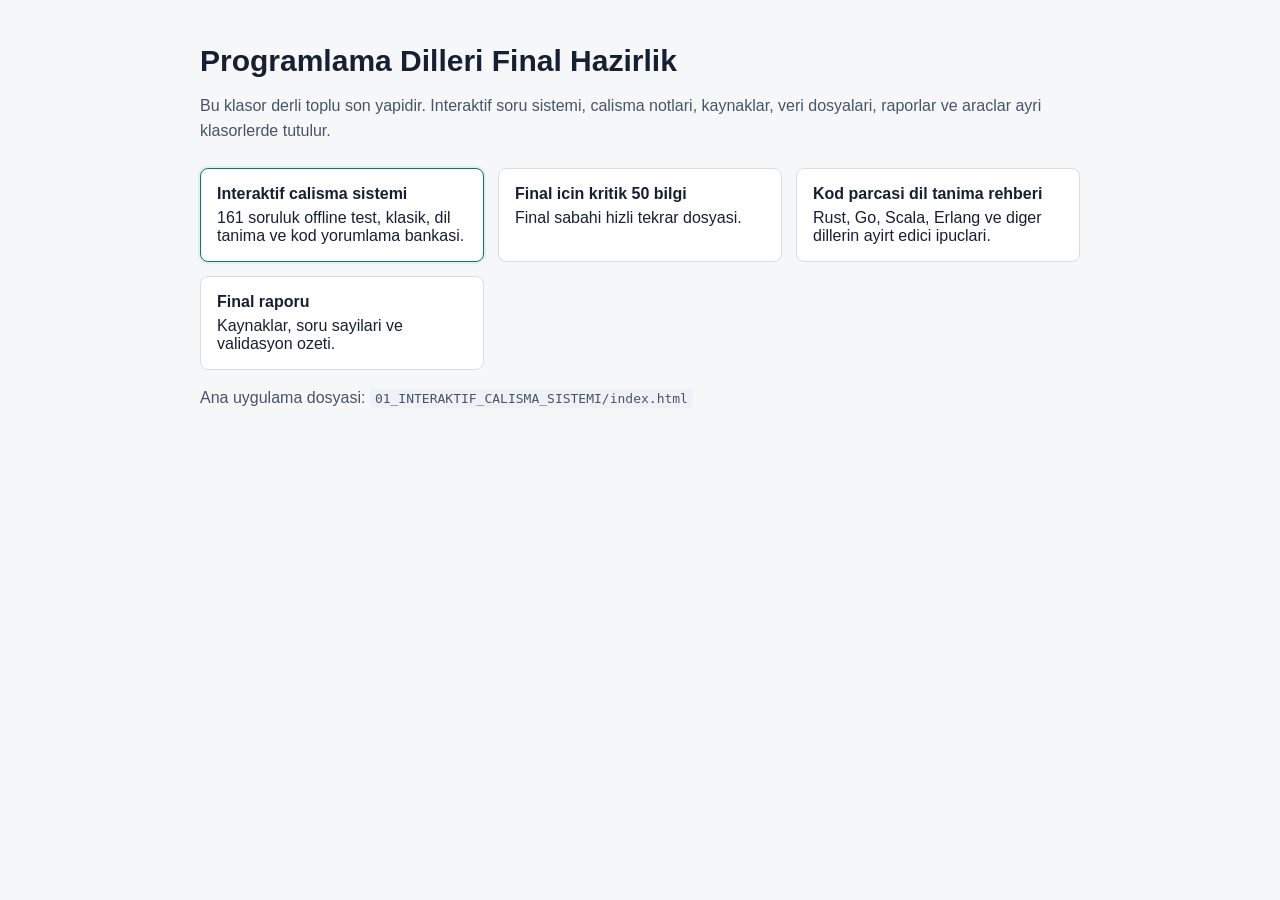
<file: final_hazirlik_yeni/index.html>
<!DOCTYPE html>
<html lang="tr">
<head>
  <meta charset="UTF-8">
  <meta name="viewport" content="width=device-width, initial-scale=1.0">
  <title>Programlama Dilleri Final Hazirlik</title>
  <style>
    body{margin:0;font-family:Arial,Helvetica,sans-serif;background:#f6f7f9;color:#172033}
    main{max-width:880px;margin:0 auto;padding:44px 20px}
    h1{font-size:30px;margin:0 0 10px}
    p{line-height:1.55;color:#475467}
    .grid{display:grid;grid-template-columns:repeat(auto-fit,minmax(230px,1fr));gap:14px;margin-top:24px}
    a{display:block;text-decoration:none;color:#172033;background:#fff;border:1px solid #d7dde5;border-radius:8px;padding:16px}
    a strong{display:block;margin-bottom:6px}
    .primary{border-color:#0f766e;box-shadow:0 0 0 2px rgba(15,118,110,.08)}
    code{background:#eef2f7;border-radius:4px;padding:2px 5px}
  </style>
</head>
<body>
  <main>
    <h1>Programlama Dilleri Final Hazirlik</h1>
    <p>Bu klasor derli toplu son yapidir. Interaktif soru sistemi, calisma notlari, kaynaklar, veri dosyalari, raporlar ve araclar ayri klasorlerde tutulur.</p>
    <div class="grid">
      <a class="primary" href="01_INTERAKTIF_CALISMA_SISTEMI/index.html"><strong>Interaktif calisma sistemi</strong>161 soruluk offline test, klasik, dil tanima ve kod yorumlama bankasi.</a>
      <a href="02_CALISMA_NOTLARI/06_FINAL_ICIN_EN_KRITIK_50_BILGI.md"><strong>Final icin kritik 50 bilgi</strong>Final sabahi hizli tekrar dosyasi.</a>
      <a href="02_CALISMA_NOTLARI/04_KOD_PARCA_DIL_TANIMA_REHBERI.md"><strong>Kod parcasi dil tanima rehberi</strong>Rust, Go, Scala, Erlang ve diger dillerin ayirt edici ipuclari.</a>
      <a href="FINAL_RAPORU.md"><strong>Final raporu</strong>Kaynaklar, soru sayilari ve validasyon ozeti.</a>
    </div>
    <p>Ana uygulama dosyasi: <code>01_INTERAKTIF_CALISMA_SISTEMI/index.html</code></p>
  </main>
</body>
</html>
</file>
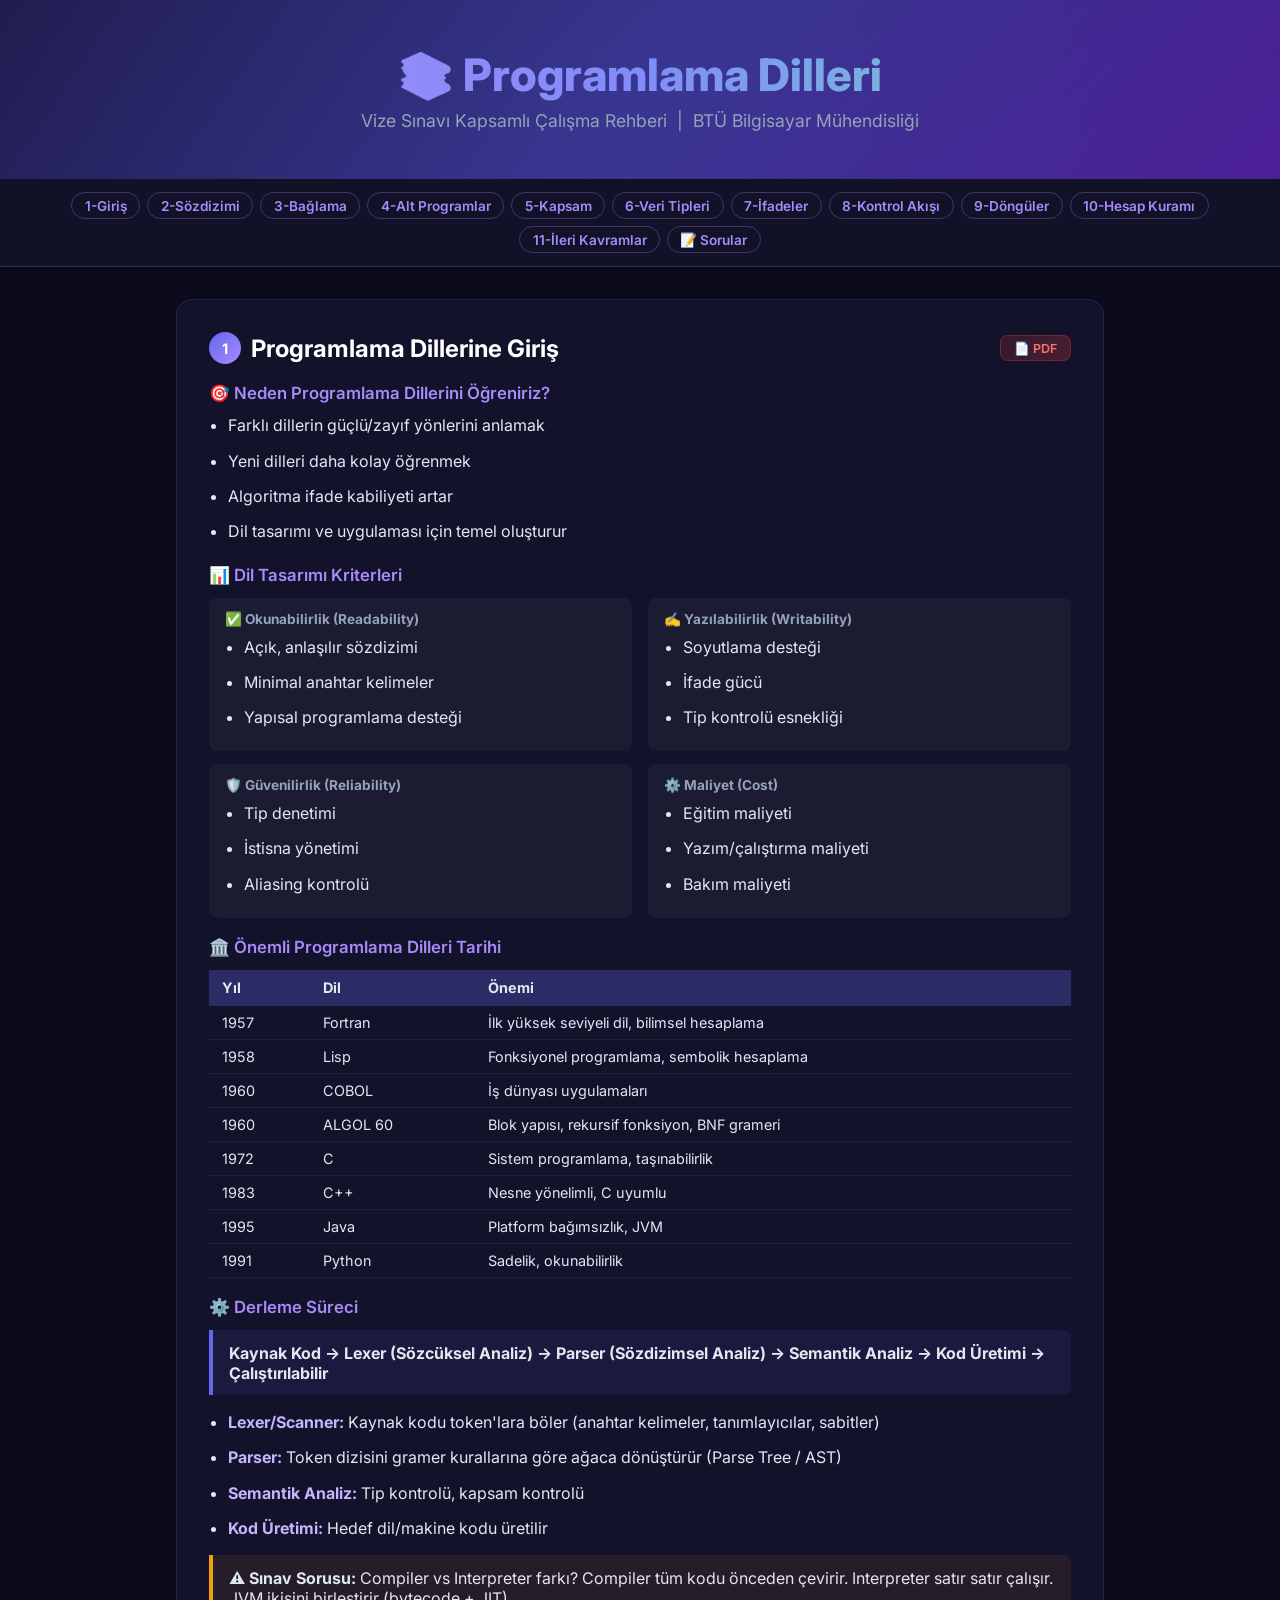
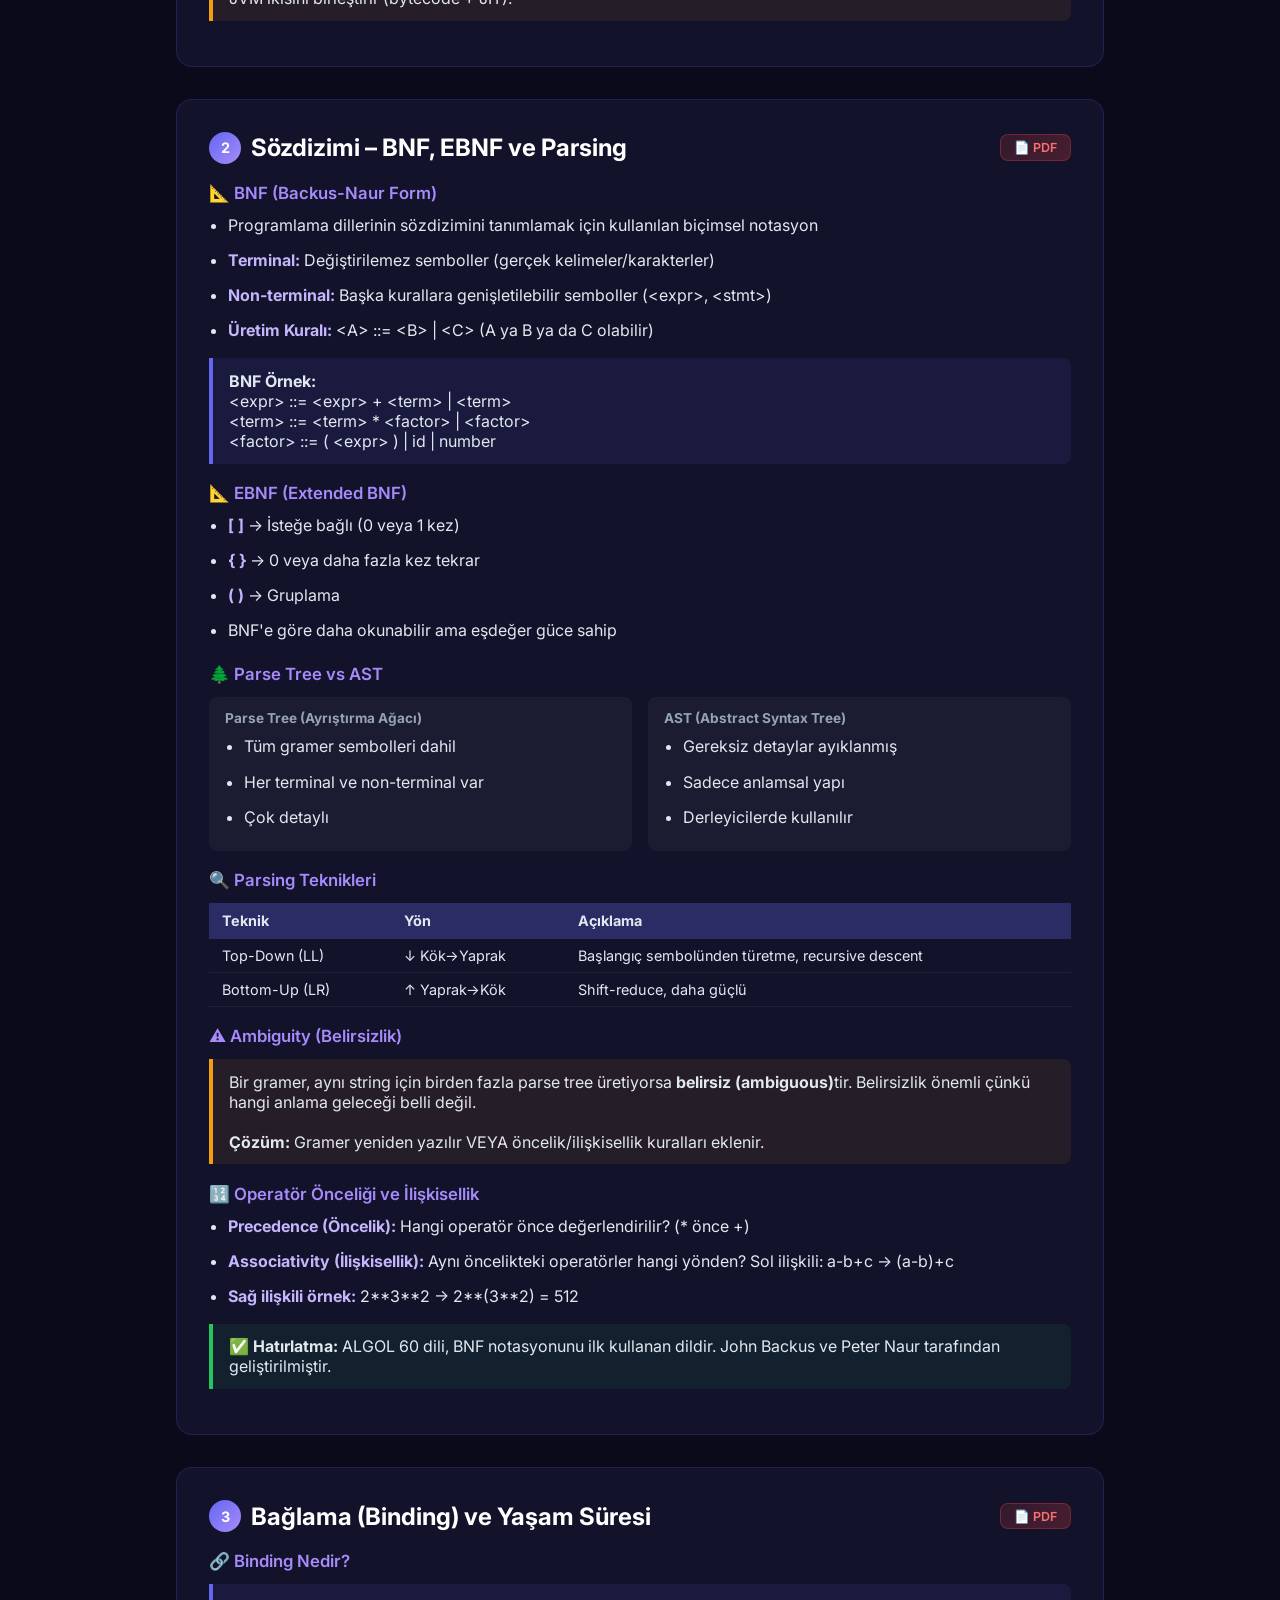
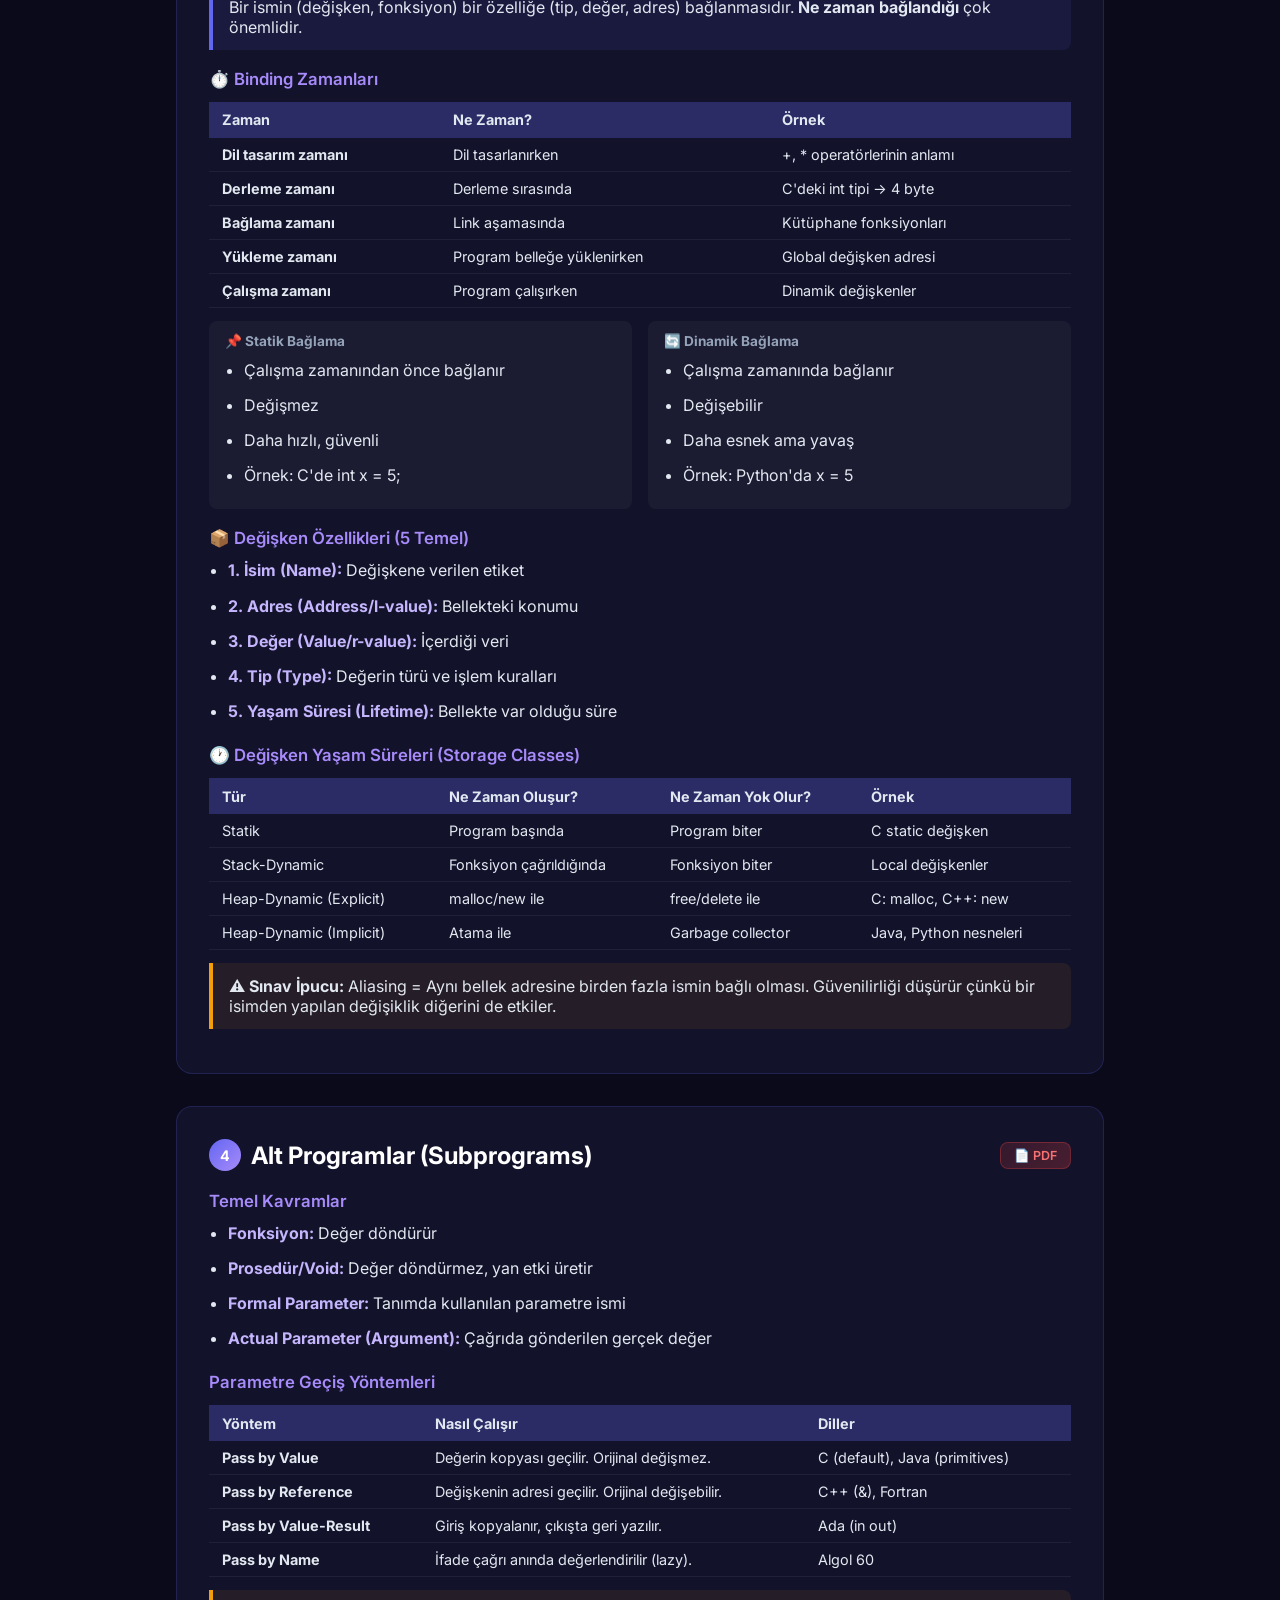
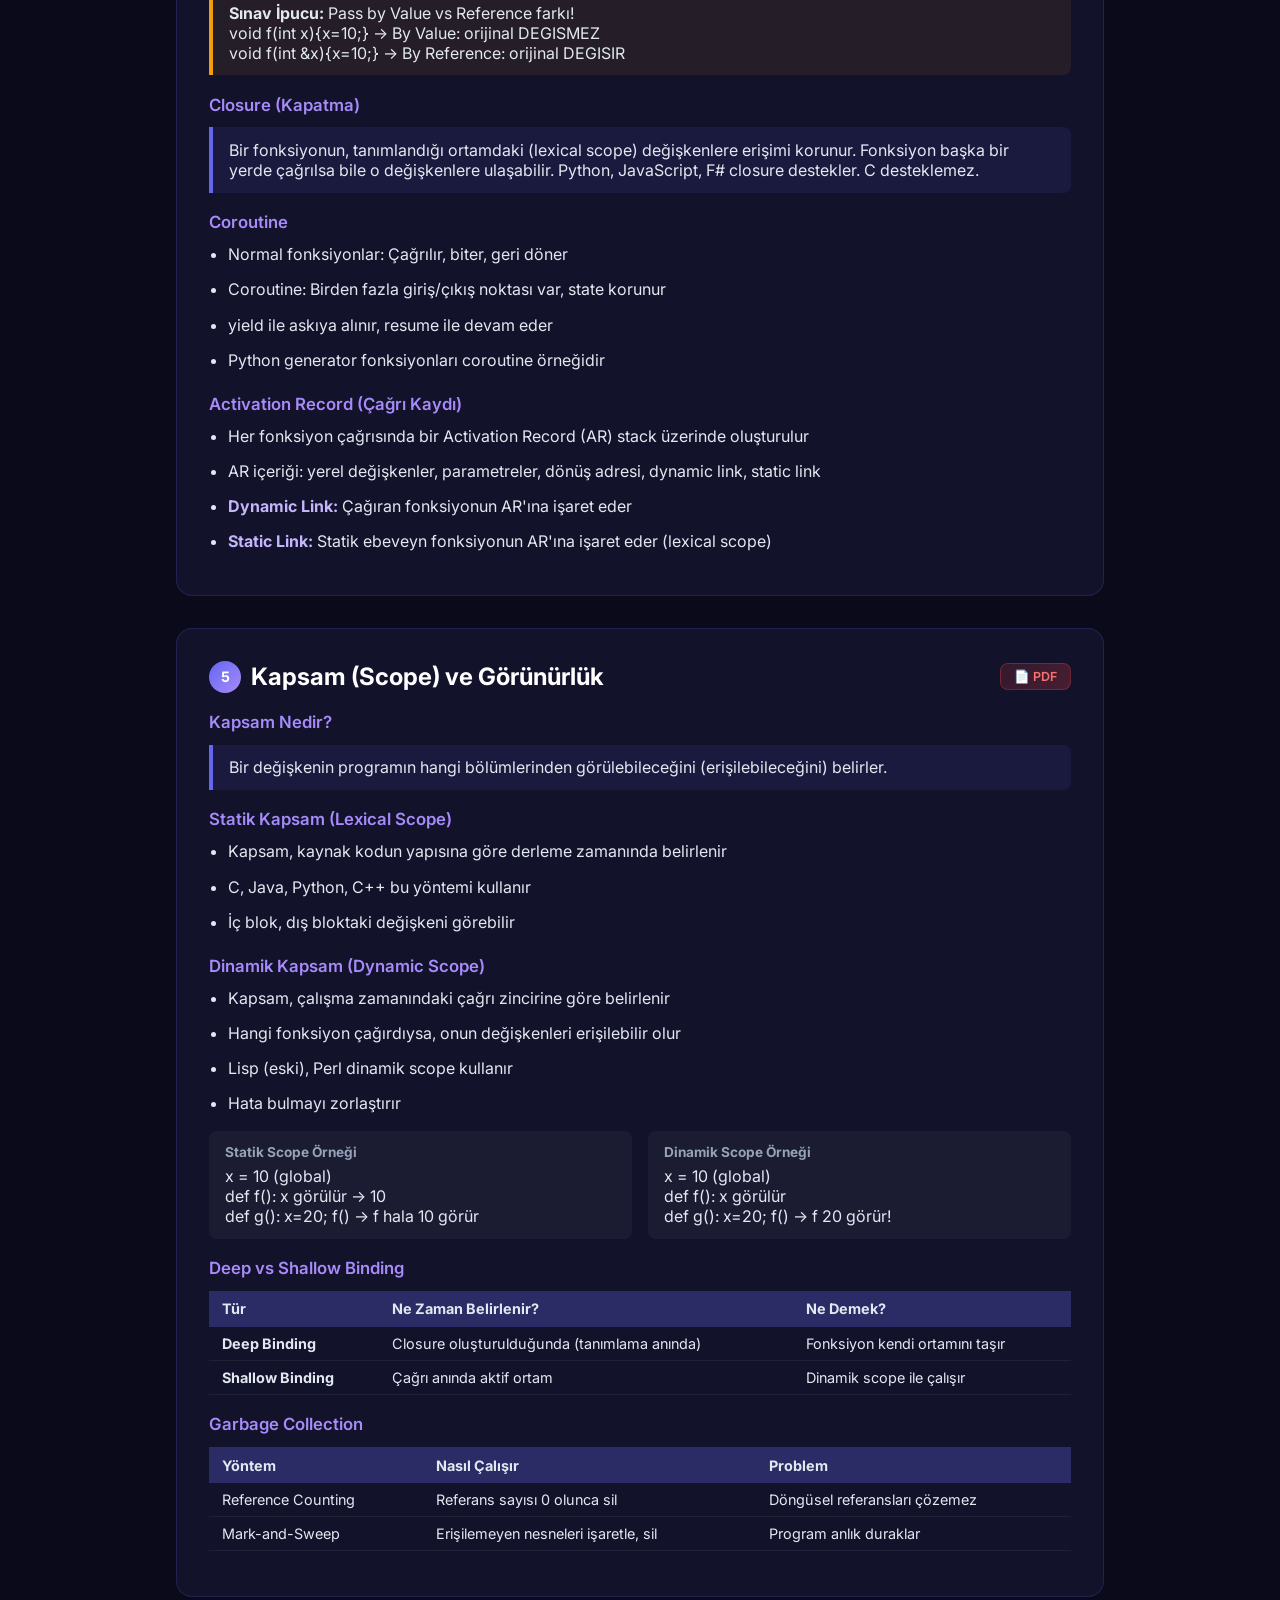
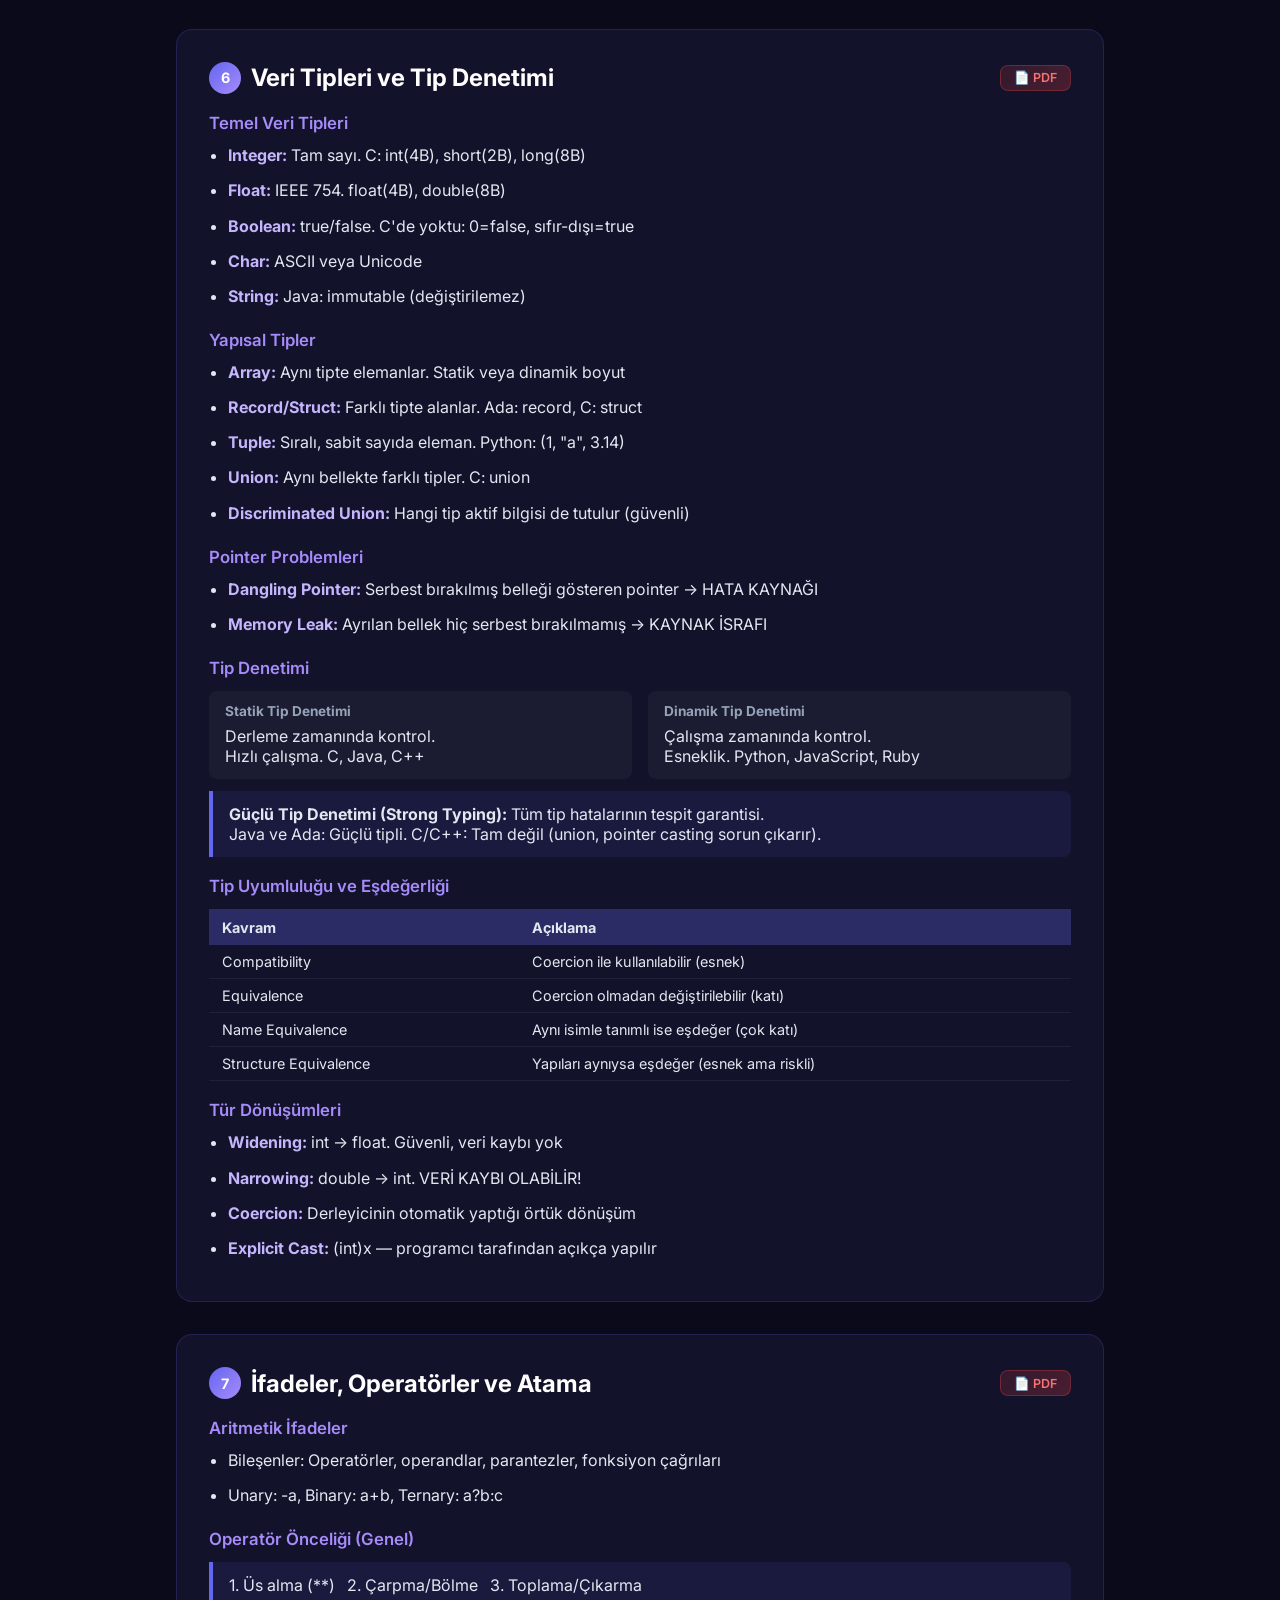
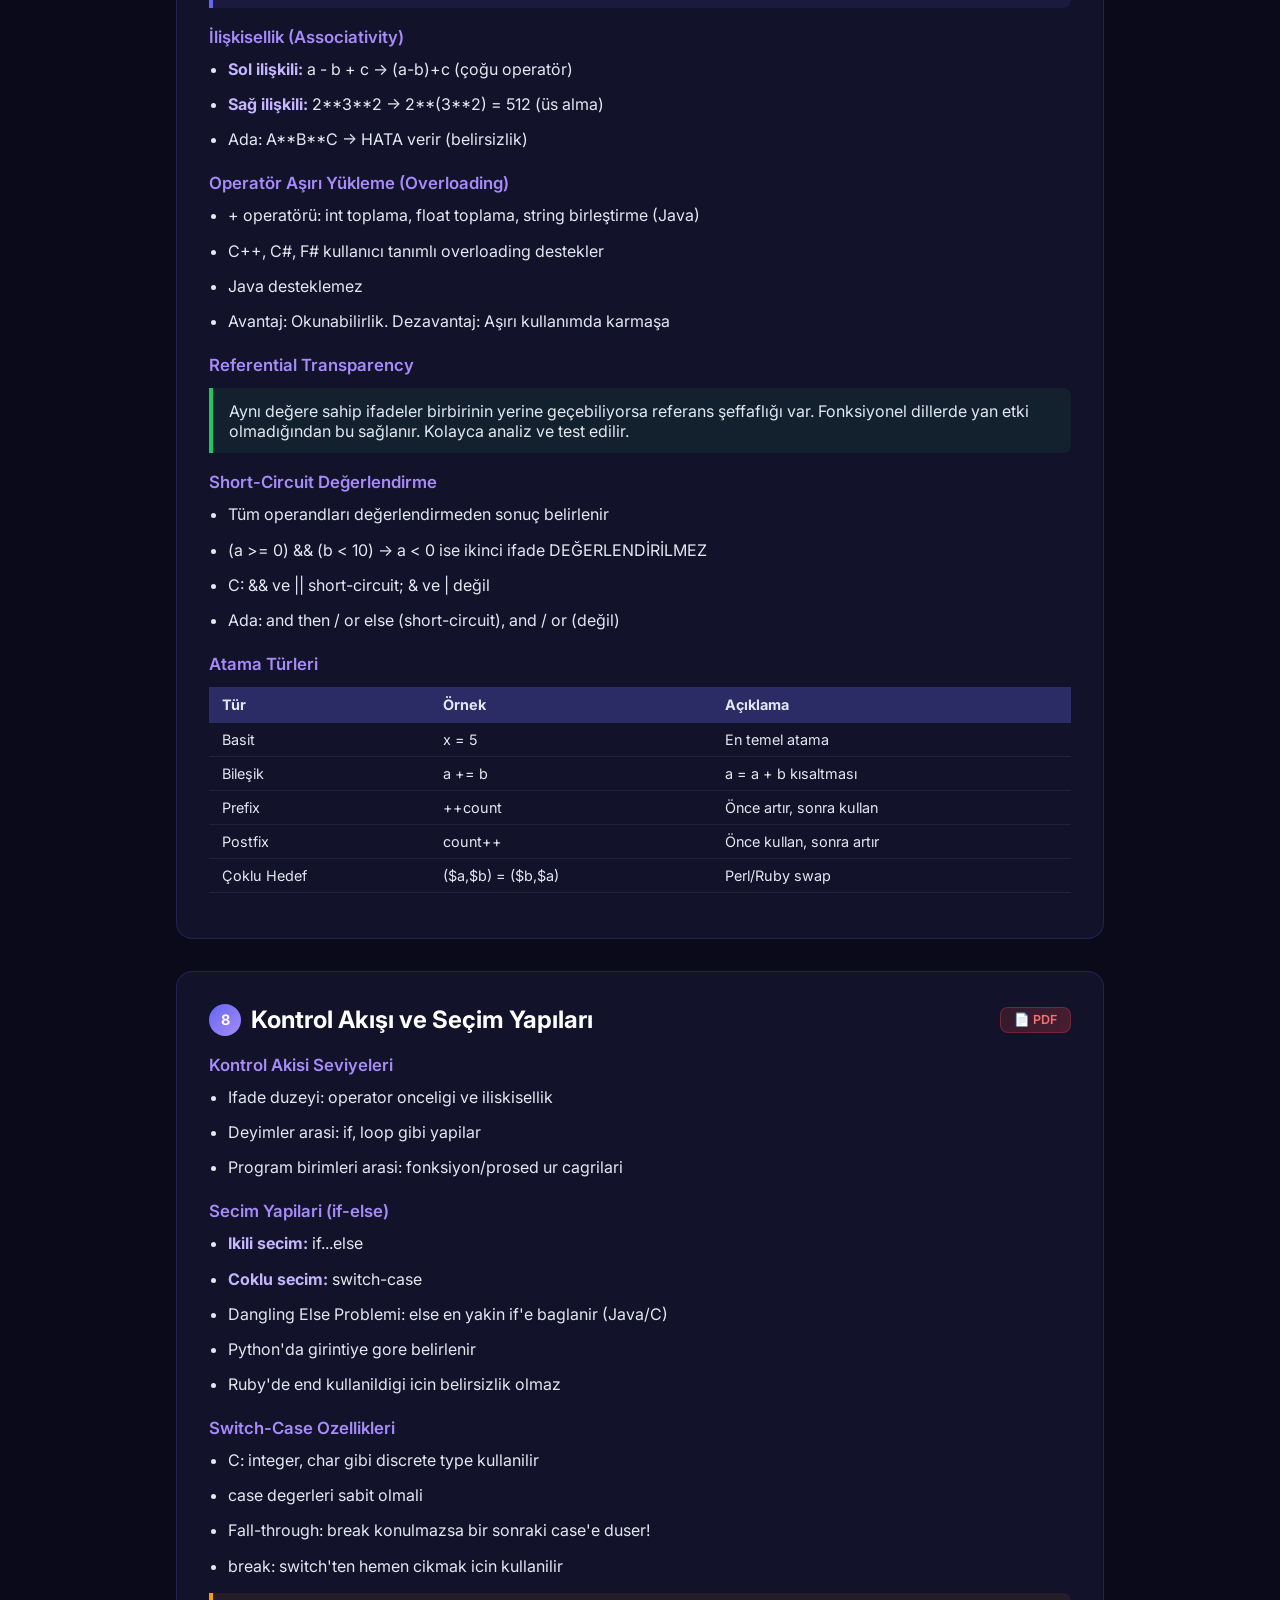
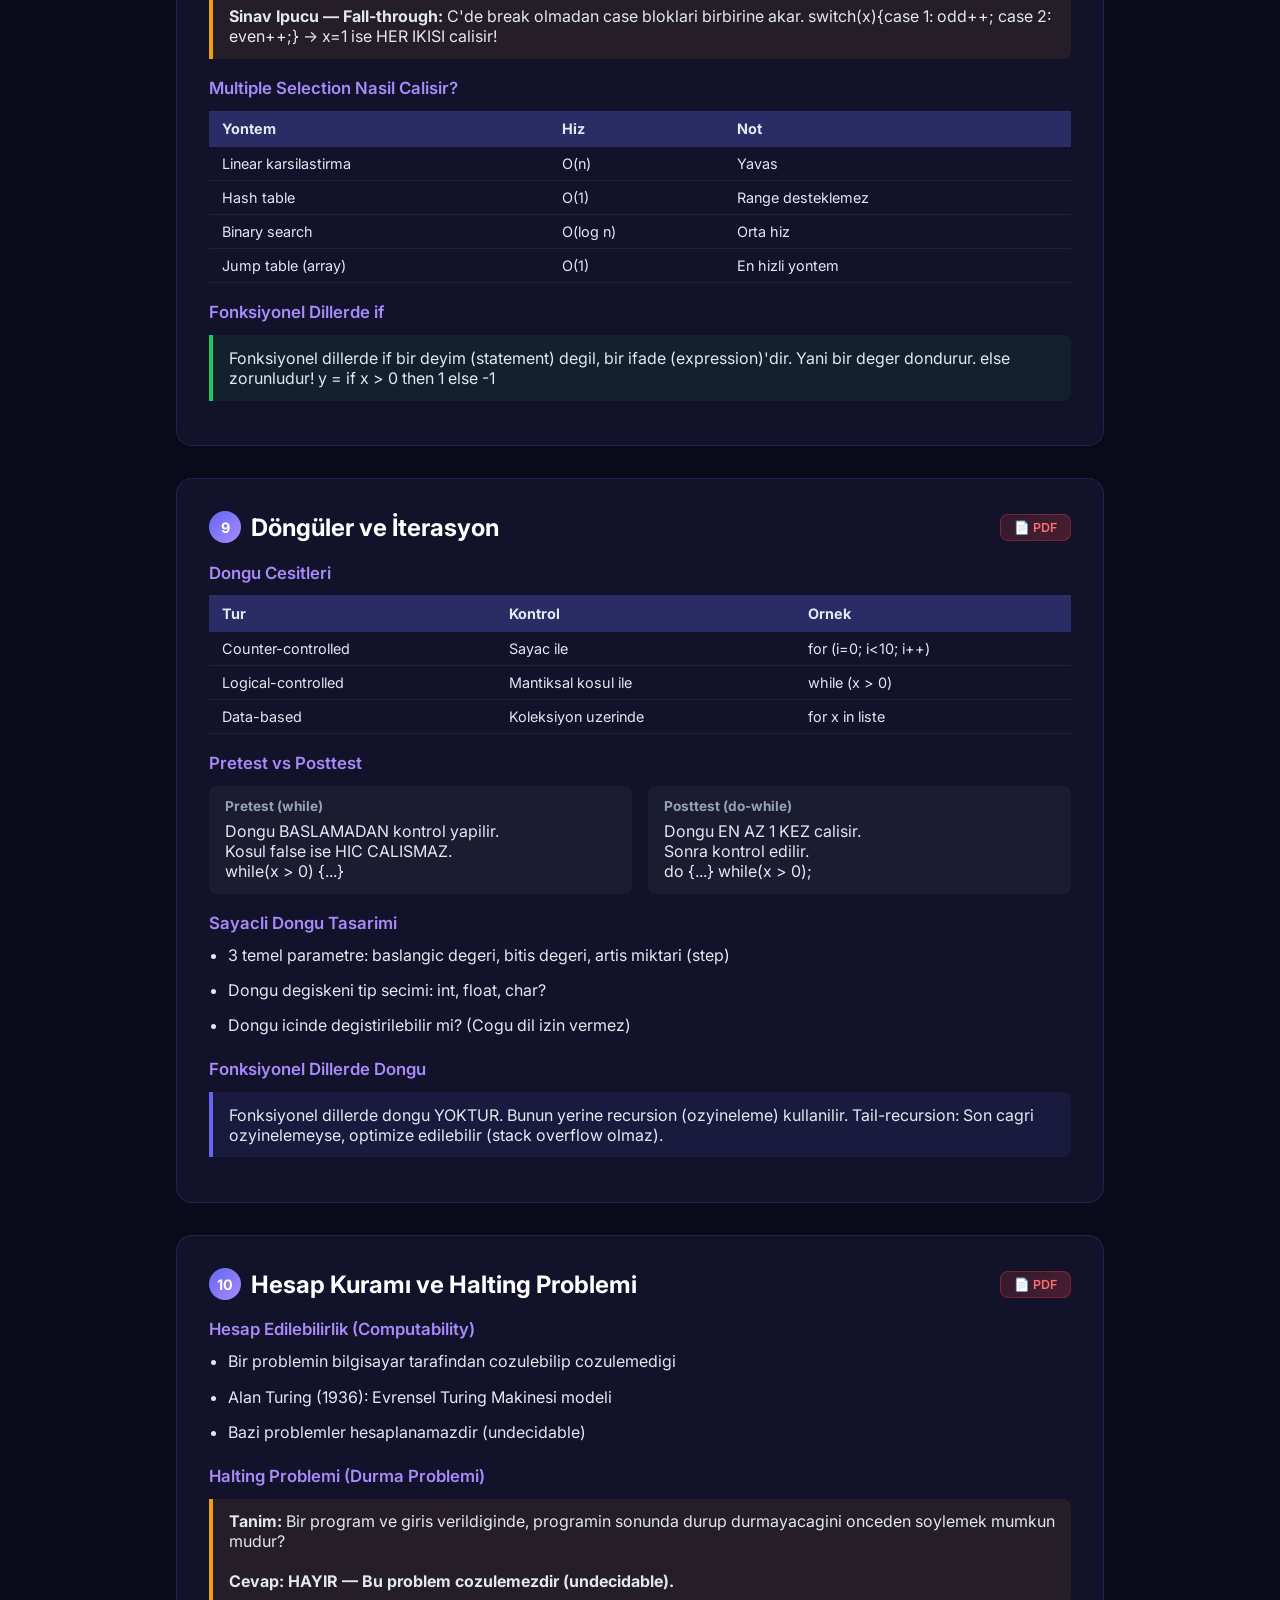
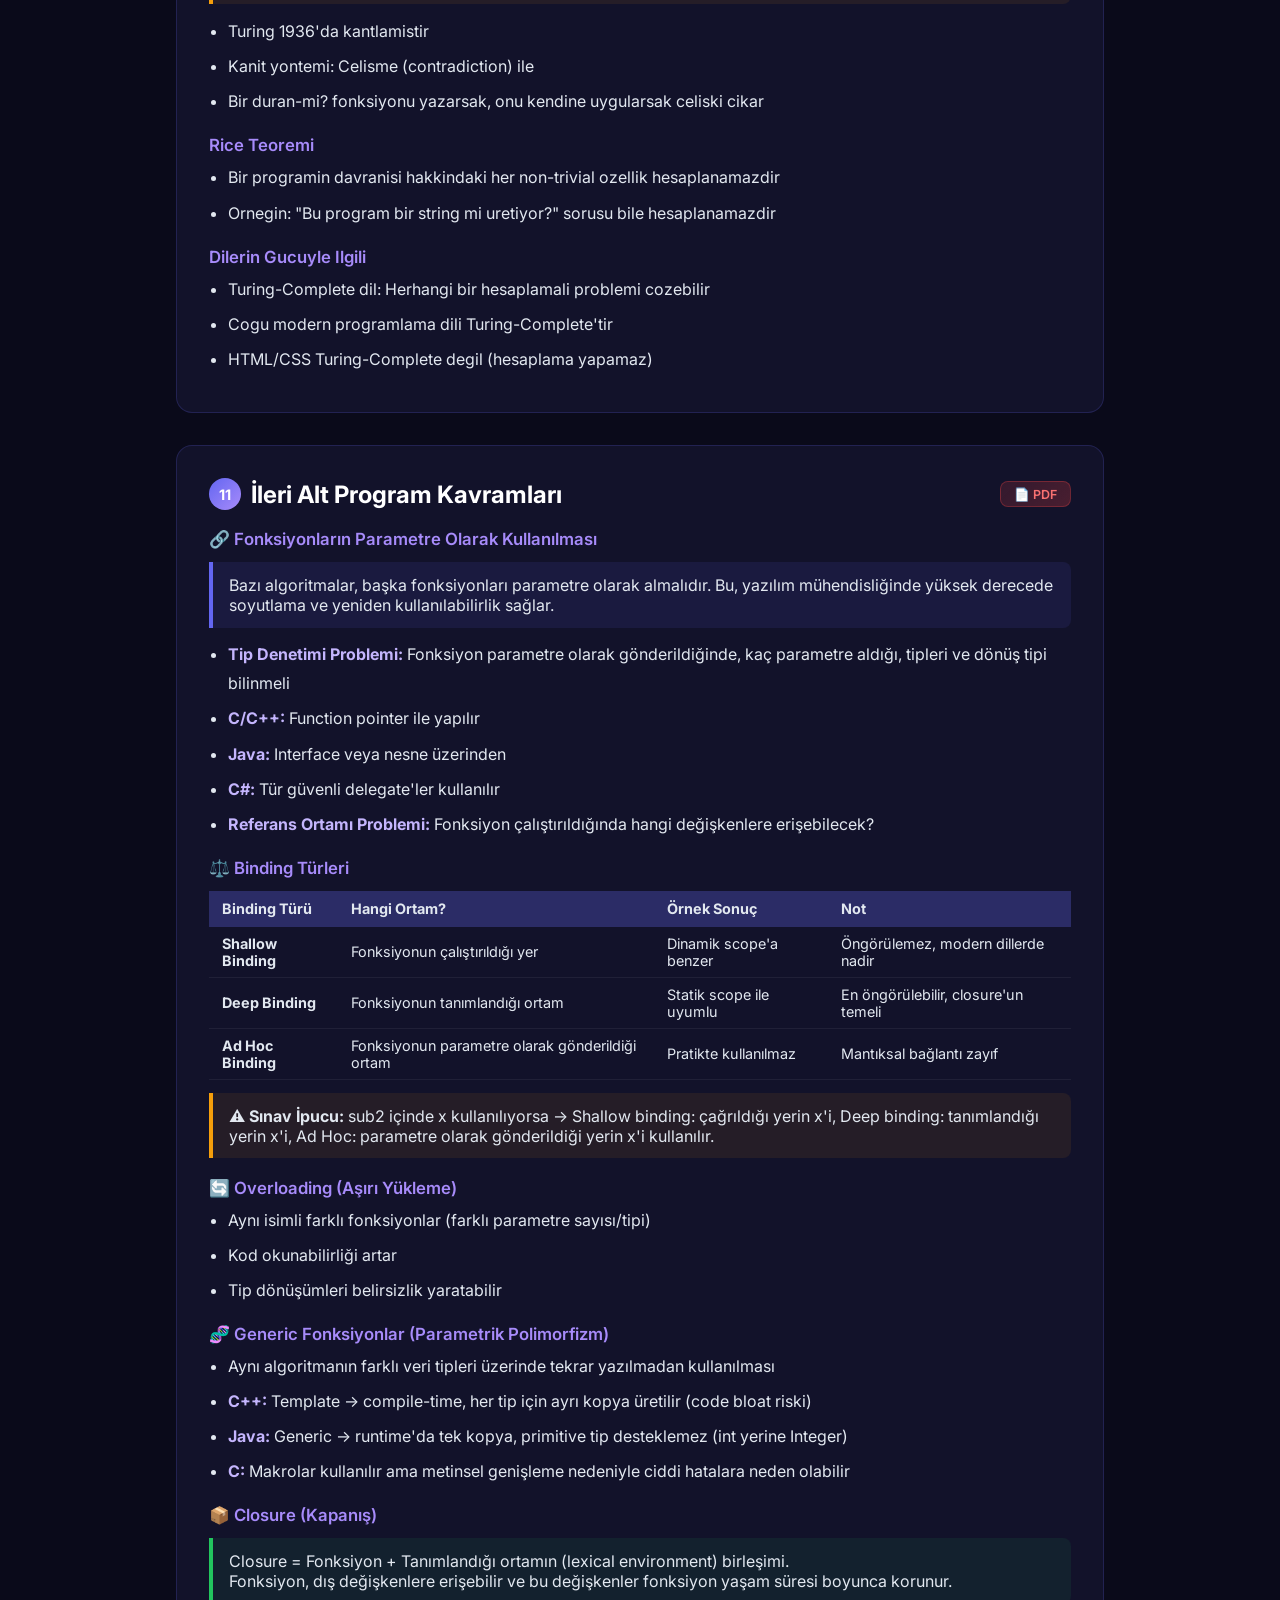
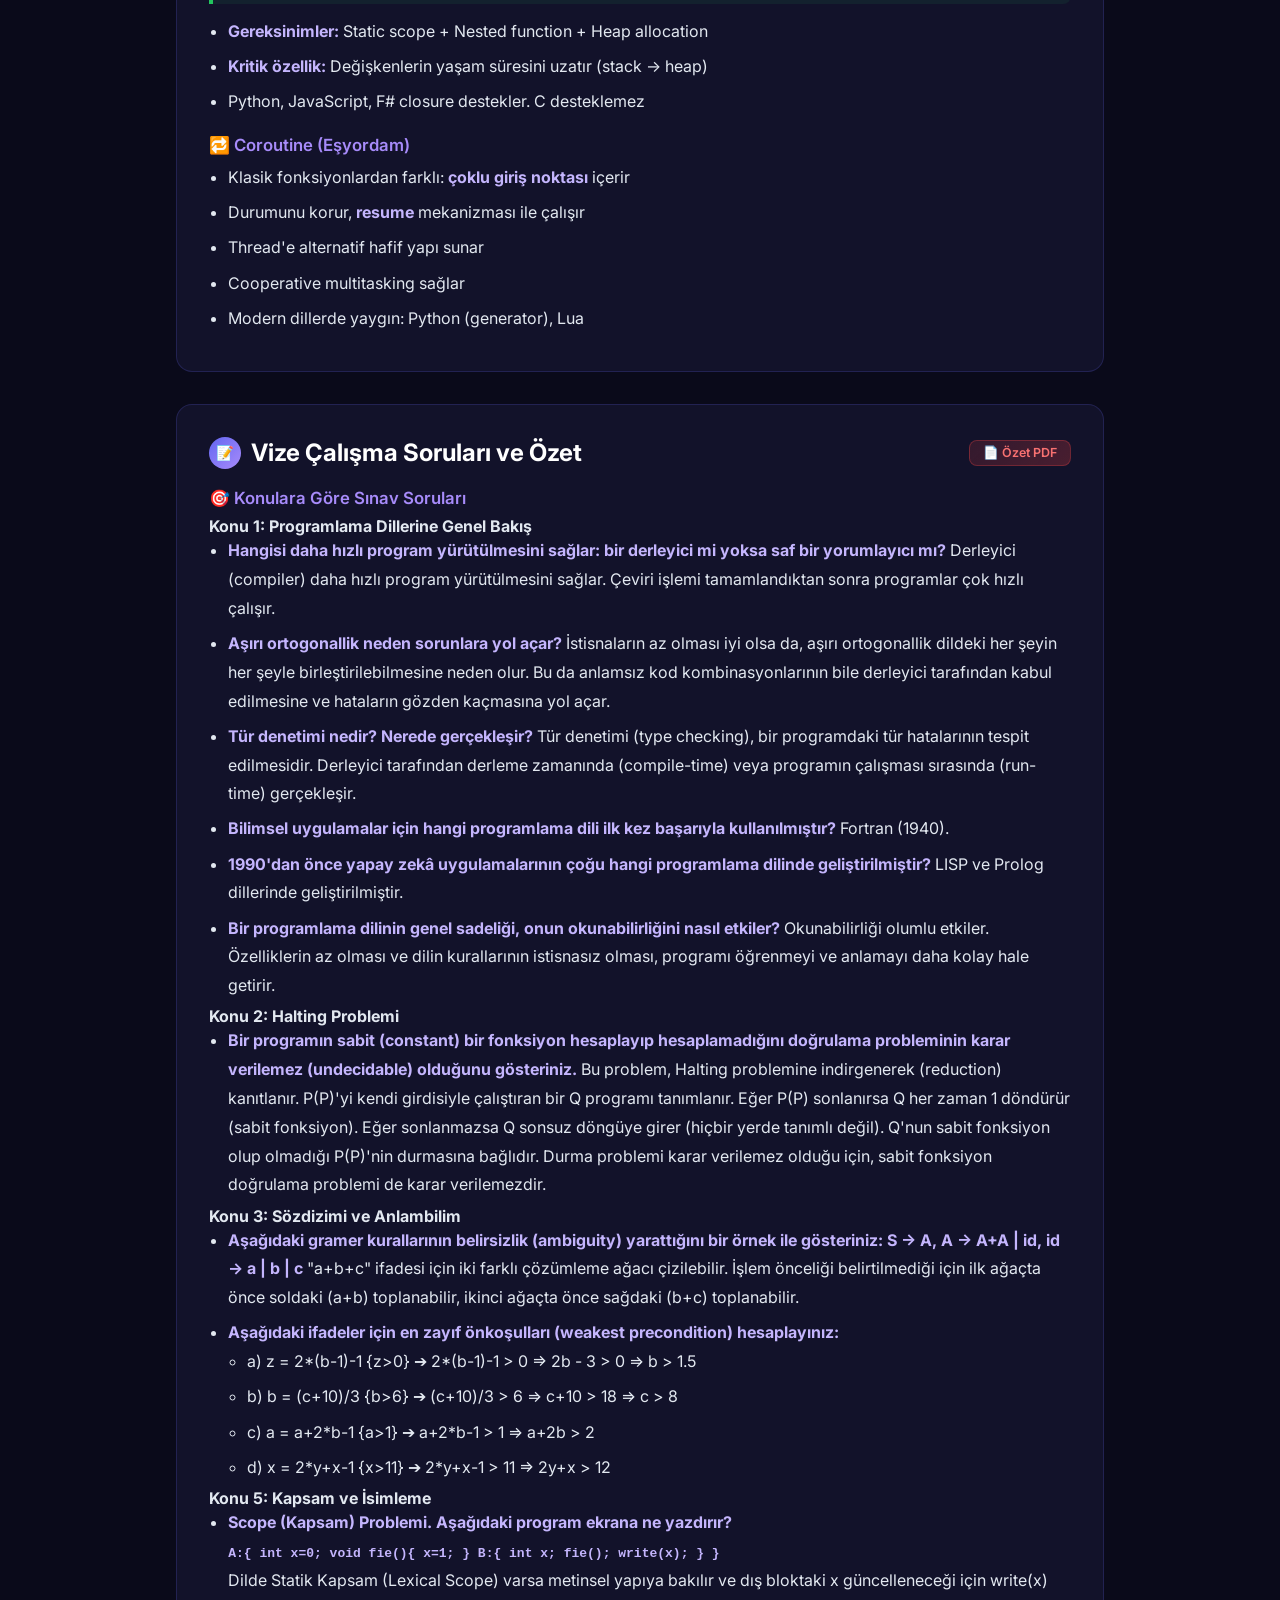
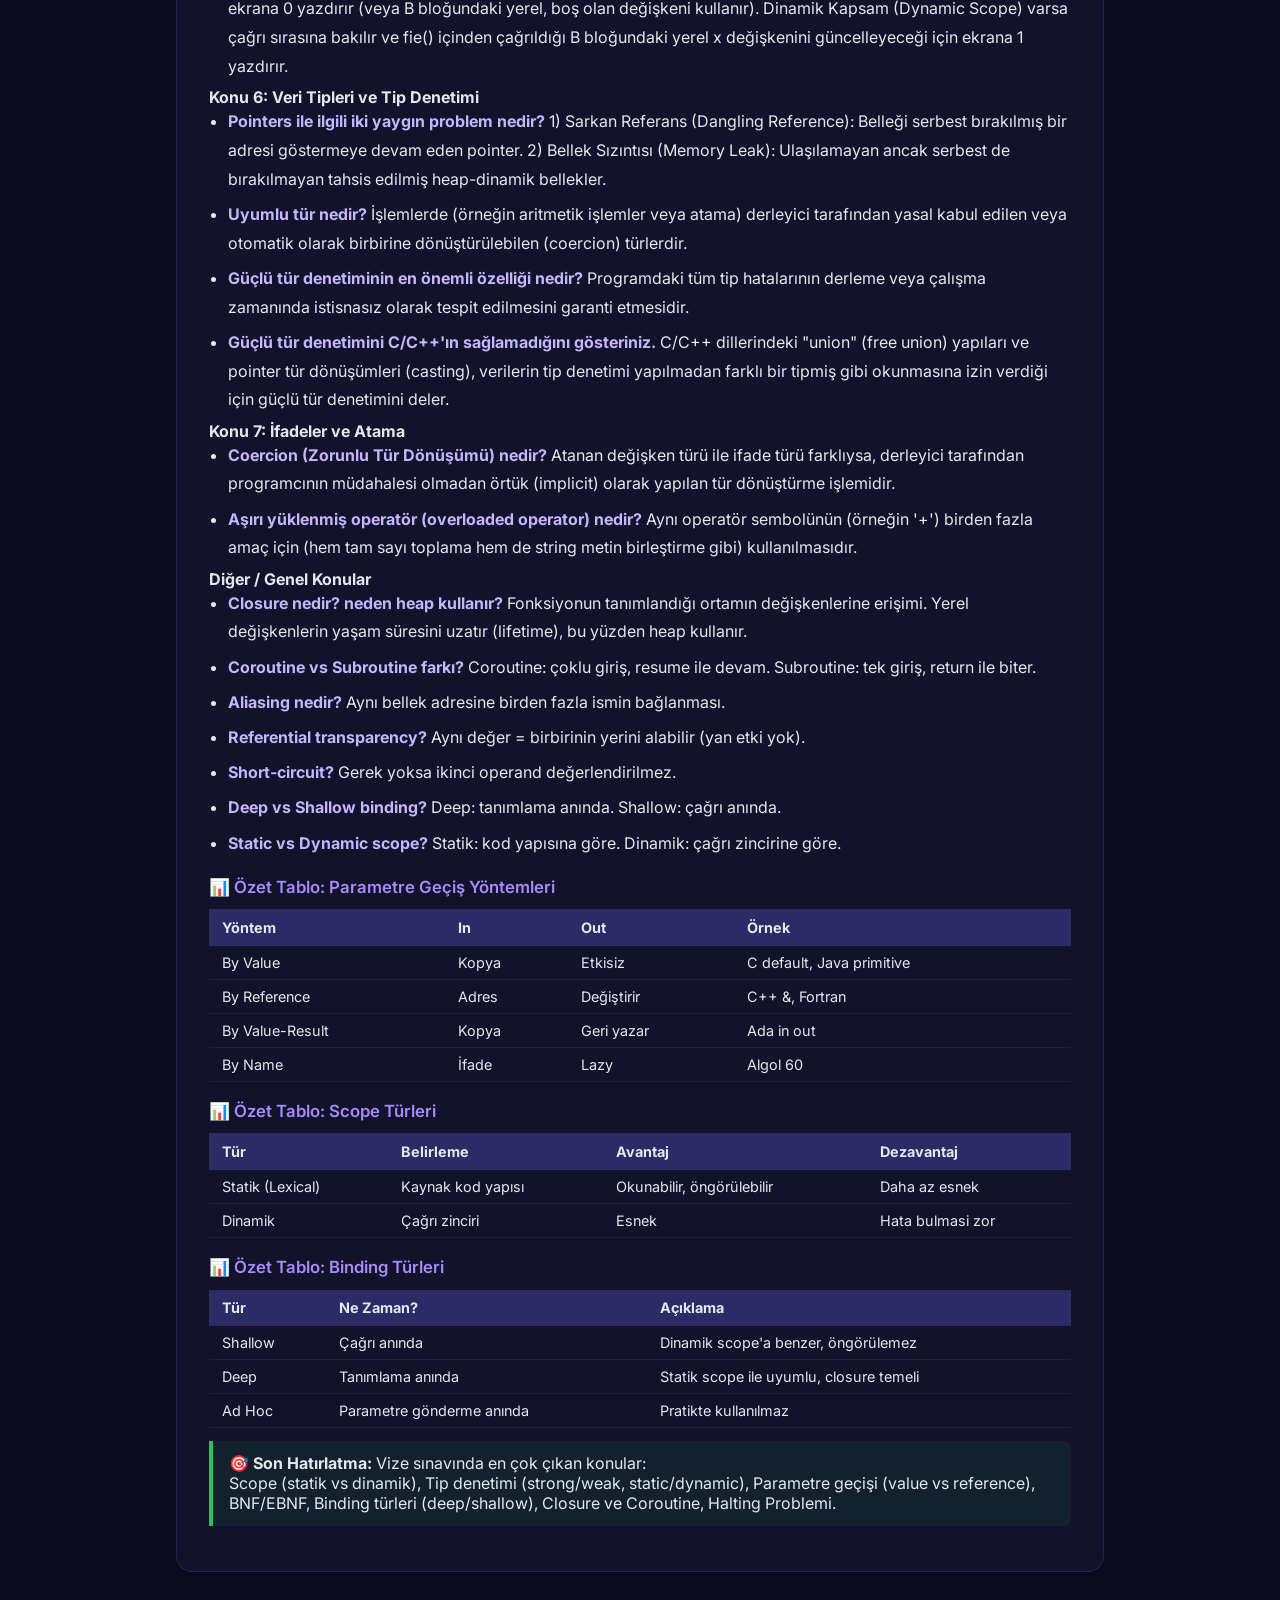
<file: programlama-dilleri.html>
<!DOCTYPE html>
<html lang="tr">

<head>
  <meta charset="UTF-8">
  <meta name="viewport" content="width=device-width, initial-scale=1.0">
  <title>Programlama Dilleri – Vize Çalışma Rehberi</title>
  <link href="https://fonts.googleapis.com/css2?family=Inter:wght@300;400;600;700;800&display=swap" rel="stylesheet">
  <style>
    :root {
      --bg: #0a0a1a;
      --card: #12122a;
      --accent: #6366f1;
      --accent2: #a78bfa;
      --green: #22c55e;
      --yellow: #f59e0b;
      --red: #ef4444;
      --text: #e2e8f0;
      --muted: #94a3b8;
    }

    * {
      box-sizing: border-box;
      margin: 0;
      padding: 0;
    }

    body {
      font-family: 'Inter', sans-serif;
      background: var(--bg);
      color: var(--text);
      min-height: 100vh;
    }

    header {
      background: linear-gradient(135deg, #1e1b4b, #312e81, #4c1d95);
      padding: 3rem 2rem;
      text-align: center;
      position: relative;
      overflow: hidden;
    }

    header::before {
      content: '';
      position: absolute;
      top: -50%;
      left: -50%;
      width: 200%;
      height: 200%;
      background: radial-gradient(circle, rgba(99, 102, 241, .15) 0%, transparent 60%);
      animation: pulse 4s ease-in-out infinite;
    }

    @keyframes pulse {

      0%,
      100% {
        transform: scale(1);
      }

      50% {
        transform: scale(1.1);
      }
    }

    header h1 {
      font-size: 2.8rem;
      font-weight: 800;
      background: linear-gradient(90deg, #a78bfa, #818cf8, #6ee7b7);
      -webkit-background-clip: text;
      -webkit-text-fill-color: transparent;
      position: relative;
    }

    header p {
      color: var(--muted);
      margin-top: .5rem;
      font-size: 1.1rem;
      position: relative;
    }

    nav {
      background: rgba(18, 18, 42, .95);
      backdrop-filter: blur(10px);
      padding: .8rem 1rem;
      position: sticky;
      top: 0;
      z-index: 100;
      border-bottom: 1px solid rgba(99, 102, 241, .3);
      display: flex;
      flex-wrap: wrap;
      gap: .4rem;
      justify-content: center;
    }

    nav a {
      color: var(--accent2);
      text-decoration: none;
      padding: .3rem .8rem;
      border-radius: 999px;
      font-size: .85rem;
      font-weight: 600;
      border: 1px solid rgba(167, 139, 250, .3);
      transition: all .2s;
    }

    nav a:hover {
      background: var(--accent);
      color: #fff;
      border-color: var(--accent);
    }

    .container {
      max-width: 960px;
      margin: 0 auto;
      padding: 2rem 1rem;
    }

    section {
      background: var(--card);
      border-radius: 16px;
      margin-bottom: 2rem;
      padding: 2rem;
      border: 1px solid rgba(99, 102, 241, .2);
      transition: border-color .3s;
    }

    section:hover {
      border-color: rgba(99, 102, 241, .5);
    }

    h2 {
      font-size: 1.5rem;
      font-weight: 700;
      color: #fff;
      margin-bottom: 1.2rem;
      display: flex;
      align-items: center;
      gap: .6rem;
    }

    h2 .num {
      background: linear-gradient(135deg, var(--accent), var(--accent2));
      color: #fff;
      width: 2rem;
      height: 2rem;
      border-radius: 50%;
      display: flex;
      align-items: center;
      justify-content: center;
      font-size: .9rem;
      flex-shrink: 0;
    }

    h3 {
      color: var(--accent2);
      font-size: 1.05rem;
      margin: 1.2rem 0 .5rem;
      font-weight: 600;
    }

    ul {
      margin-left: 1.2rem;
      line-height: 1.8;
    }

    li {
      margin-bottom: .4rem;
      color: var(--text);
    }

    li strong {
      color: #c4b5fd;
    }

    .badge {
      display: inline-block;
      padding: .15rem .6rem;
      border-radius: 999px;
      font-size: .75rem;
      font-weight: 700;
      margin-left: .4rem;
    }

    .badge-tip {
      background: rgba(34, 197, 94, .15);
      color: var(--green);
      border: 1px solid rgba(34, 197, 94, .3);
    }

    .badge-warn {
      background: rgba(245, 158, 11, .15);
      color: var(--yellow);
      border: 1px solid rgba(245, 158, 11, .3);
    }

    .badge-hot {
      background: rgba(239, 68, 68, .15);
      color: var(--red);
      border: 1px solid rgba(239, 68, 68, .3);
    }

    .box {
      background: rgba(99, 102, 241, .1);
      border-left: 4px solid var(--accent);
      border-radius: 0 8px 8px 0;
      padding: .8rem 1rem;
      margin: .8rem 0;
    }

    .box-green {
      background: rgba(34, 197, 94, .08);
      border-left-color: var(--green);
    }

    .box-yellow {
      background: rgba(245, 158, 11, .08);
      border-left-color: var(--yellow);
    }

    .compare {
      display: grid;
      grid-template-columns: 1fr 1fr;
      gap: 1rem;
      margin: .8rem 0;
    }

    .compare>div {
      background: rgba(255, 255, 255, .04);
      border-radius: 8px;
      padding: .8rem 1rem;
    }

    .compare>div h4 {
      font-size: .85rem;
      color: var(--muted);
      margin-bottom: .4rem;
    }

    table {
      width: 100%;
      border-collapse: collapse;
      margin: .8rem 0;
      font-size: .9rem;
    }

    th {
      background: rgba(99, 102, 241, .3);
      padding: .6rem .8rem;
      text-align: left;
    }

    td {
      padding: .5rem .8rem;
      border-bottom: 1px solid rgba(255, 255, 255, .06);
    }

    tr:hover td {
      background: rgba(255, 255, 255, .03);
    }

    .quiz-btn {
      background: linear-gradient(135deg, var(--accent), var(--accent2));
      color: #fff;
      border: none;
      padding: .5rem 1.2rem;
      border-radius: 8px;
      cursor: pointer;
      font-size: .9rem;
      font-weight: 600;
      margin-top: .5rem;
      transition: opacity .2s;
    }

    .quiz-btn:hover {
      opacity: .85;
    }

    .quiz-answer {
      display: none;
      margin-top: .6rem;
      padding: .6rem 1rem;
      background: rgba(34, 197, 94, .1);
      border-radius: 8px;
      border: 1px solid rgba(34, 197, 94, .3);
      color: var(--green);
    }

    footer {
      text-align: center;
      padding: 2rem;
      color: var(--muted);
      font-size: .85rem;
      border-top: 1px solid rgba(255, 255, 255, .08);
      margin-top: 2rem;
    }

    .pdf-link {
      display: inline-flex;
      align-items: center;
      gap: .4rem;
      background: linear-gradient(135deg, rgba(239,68,68,.15), rgba(239,68,68,.25));
      color: #f87171;
      text-decoration: none;
      padding: .3rem .8rem;
      border-radius: 8px;
      font-size: .78rem;
      font-weight: 600;
      border: 1px solid rgba(239,68,68,.3);
      margin-left: auto;
      transition: all .25s;
      white-space: nowrap;
    }

    .pdf-link:hover {
      background: rgba(239,68,68,.35);
      color: #fff;
      transform: translateY(-1px);
    }
  </style>
</head>

<body>
  <header>
    <h1>📚 Programlama Dilleri</h1>
    <p>Vize Sınavı Kapsamlı Çalışma Rehberi &nbsp;|&nbsp; BTÜ Bilgisayar Mühendisliği</p>
  </header>
  <nav>
    <a href="#k1">1-Giriş</a>
    <a href="#k2">2-Sözdizimi</a>
    <a href="#k3">3-Bağlama</a>
    <a href="#k4">4-Alt Programlar</a>
    <a href="#k5">5-Kapsam</a>
    <a href="#k6">6-Veri Tipleri</a>
    <a href="#k7">7-İfadeler</a>
    <a href="#k8">8-Kontrol Akışı</a>
    <a href="#k9">9-Döngüler</a>
    <a href="#k10">10-Hesap Kuramı</a>
    <a href="#k11">11-İleri Kavramlar</a>
    <a href="#sorular">📝 Sorular</a>
  </nav>

  <div class="container">

    <!-- KONU 1 -->
    <section id="k1">
      <h2><span class="num">1</span>Programlama Dillerine Giriş <a class="pdf-link" href="https://resitasrav.github.io/Konu%201.pdf" target="_blank">📄 PDF</a></h2>

      <h3>🎯 Neden Programlama Dillerini Öğreniriz?</h3>
      <ul>
        <li>Farklı dillerin güçlü/zayıf yönlerini anlamak</li>
        <li>Yeni dilleri daha kolay öğrenmek</li>
        <li>Algoritma ifade kabiliyeti artar</li>
        <li>Dil tasarımı ve uygulaması için temel oluşturur</li>
      </ul>

      <h3>📊 Dil Tasarımı Kriterleri</h3>
      <div class="compare">
        <div>
          <h4>✅ Okunabilirlik (Readability)</h4>
          <ul>
            <li>Açık, anlaşılır sözdizimi</li>
            <li>Minimal anahtar kelimeler</li>
            <li>Yapısal programlama desteği</li>
          </ul>
        </div>
        <div>
          <h4>✍️ Yazılabilirlik (Writability)</h4>
          <ul>
            <li>Soyutlama desteği</li>
            <li>İfade gücü</li>
            <li>Tip kontrolü esnekliği</li>
          </ul>
        </div>
      </div>
      <div class="compare">
        <div>
          <h4>🛡️ Güvenilirlik (Reliability)</h4>
          <ul>
            <li>Tip denetimi</li>
            <li>İstisna yönetimi</li>
            <li>Aliasing kontrolü</li>
          </ul>
        </div>
        <div>
          <h4>⚙️ Maliyet (Cost)</h4>
          <ul>
            <li>Eğitim maliyeti</li>
            <li>Yazım/çalıştırma maliyeti</li>
            <li>Bakım maliyeti</li>
          </ul>
        </div>
      </div>

      <h3>🏛️ Önemli Programlama Dilleri Tarihi</h3>
      <table>
        <tr>
          <th>Yıl</th>
          <th>Dil</th>
          <th>Önemi</th>
        </tr>
        <tr>
          <td>1957</td>
          <td>Fortran</td>
          <td>İlk yüksek seviyeli dil, bilimsel hesaplama</td>
        </tr>
        <tr>
          <td>1958</td>
          <td>Lisp</td>
          <td>Fonksiyonel programlama, sembolik hesaplama</td>
        </tr>
        <tr>
          <td>1960</td>
          <td>COBOL</td>
          <td>İş dünyası uygulamaları</td>
        </tr>
        <tr>
          <td>1960</td>
          <td>ALGOL 60</td>
          <td>Blok yapısı, rekursif fonksiyon, BNF grameri</td>
        </tr>
        <tr>
          <td>1972</td>
          <td>C</td>
          <td>Sistem programlama, taşınabilirlik</td>
        </tr>
        <tr>
          <td>1983</td>
          <td>C++</td>
          <td>Nesne yönelimli, C uyumlu</td>
        </tr>
        <tr>
          <td>1995</td>
          <td>Java</td>
          <td>Platform bağımsızlık, JVM</td>
        </tr>
        <tr>
          <td>1991</td>
          <td>Python</td>
          <td>Sadelik, okunabilirlik</td>
        </tr>
      </table>

      <h3>⚙️ Derleme Süreci</h3>
      <div class="box">
        <strong>Kaynak Kod → Lexer (Sözcüksel Analiz) → Parser (Sözdizimsel Analiz) → Semantik Analiz → Kod Üretimi →
          Çalıştırılabilir</strong>
      </div>
      <ul>
        <li><strong>Lexer/Scanner:</strong> Kaynak kodu token'lara böler (anahtar kelimeler, tanımlayıcılar, sabitler)
        </li>
        <li><strong>Parser:</strong> Token dizisini gramer kurallarına göre ağaca dönüştürür (Parse Tree / AST)</li>
        <li><strong>Semantik Analiz:</strong> Tip kontrolü, kapsam kontrolü</li>
        <li><strong>Kod Üretimi:</strong> Hedef dil/makine kodu üretilir</li>
      </ul>

      <div class="box box-yellow">
        <strong>⚠️ Sınav Sorusu:</strong> Compiler vs Interpreter farkı? Compiler tüm kodu önceden çevirir. Interpreter
        satır satır çalışır. JVM ikisini birleştirir (bytecode + JIT).
      </div>
    </section>

    <!-- KONU 2 -->
    <section id="k2">
      <h2><span class="num">2</span>Sözdizimi – BNF, EBNF ve Parsing <a class="pdf-link" href="https://resitasrav.github.io/Konu%203.pdf" target="_blank">📄 PDF</a></h2>

      <h3>📐 BNF (Backus-Naur Form)</h3>
      <ul>
        <li>Programlama dillerinin sözdizimini tanımlamak için kullanılan biçimsel notasyon</li>
        <li><strong>Terminal:</strong> Değiştirilemez semboller (gerçek kelimeler/karakterler)</li>
        <li><strong>Non-terminal:</strong> Başka kurallara genişletilebilir semboller (&lt;expr&gt;, &lt;stmt&gt;)</li>
        <li><strong>Üretim Kuralı:</strong> &lt;A&gt; ::= &lt;B&gt; | &lt;C&gt; (A ya B ya da C olabilir)</li>
      </ul>

      <div class="box">
        <strong>BNF Örnek:</strong><br>
        &lt;expr&gt; ::= &lt;expr&gt; + &lt;term&gt; | &lt;term&gt;<br>
        &lt;term&gt; ::= &lt;term&gt; * &lt;factor&gt; | &lt;factor&gt;<br>
        &lt;factor&gt; ::= ( &lt;expr&gt; ) | id | number
      </div>

      <h3>📐 EBNF (Extended BNF)</h3>
      <ul>
        <li><strong>[ ]</strong> → İsteğe bağlı (0 veya 1 kez)</li>
        <li><strong>{ }</strong> → 0 veya daha fazla kez tekrar</li>
        <li><strong>( )</strong> → Gruplama</li>
        <li>BNF'e göre daha okunabilir ama eşdeğer güce sahip</li>
      </ul>

      <h3>🌲 Parse Tree vs AST</h3>
      <div class="compare">
        <div>
          <h4>Parse Tree (Ayrıştırma Ağacı)</h4>
          <ul>
            <li>Tüm gramer sembolleri dahil</li>
            <li>Her terminal ve non-terminal var</li>
            <li>Çok detaylı</li>
          </ul>
        </div>
        <div>
          <h4>AST (Abstract Syntax Tree)</h4>
          <ul>
            <li>Gereksiz detaylar ayıklanmış</li>
            <li>Sadece anlamsal yapı</li>
            <li>Derleyicilerde kullanılır</li>
          </ul>
        </div>
      </div>

      <h3>🔍 Parsing Teknikleri</h3>
      <table>
        <tr>
          <th>Teknik</th>
          <th>Yön</th>
          <th>Açıklama</th>
        </tr>
        <tr>
          <td>Top-Down (LL)</td>
          <td>↓ Kök→Yaprak</td>
          <td>Başlangıç sembolünden türetme, recursive descent</td>
        </tr>
        <tr>
          <td>Bottom-Up (LR)</td>
          <td>↑ Yaprak→Kök</td>
          <td>Shift-reduce, daha güçlü</td>
        </tr>
      </table>

      <h3>⚠️ Ambiguity (Belirsizlik)</h3>
      <div class="box box-yellow">
        Bir gramer, aynı string için birden fazla parse tree üretiyorsa <strong>belirsiz (ambiguous)</strong>tir.
        Belirsizlik önemli çünkü hangi anlama geleceği belli değil.
        <br><br>
        <strong>Çözüm:</strong> Gramer yeniden yazılır VEYA öncelik/ilişkisellik kuralları eklenir.
      </div>

      <h3>🔢 Operatör Önceliği ve İlişkisellik</h3>
      <ul>
        <li><strong>Precedence (Öncelik):</strong> Hangi operatör önce değerlendirilir? (* önce +)</li>
        <li><strong>Associativity (İlişkisellik):</strong> Aynı öncelikteki operatörler hangi yönden? Sol ilişkili:
          a-b+c → (a-b)+c</li>
        <li><strong>Sağ ilişkili örnek:</strong> 2**3**2 → 2**(3**2) = 512</li>
      </ul>

      <div class="box box-green">
        <strong>✅ Hatırlatma:</strong> ALGOL 60 dili, BNF notasyonunu ilk kullanan dildir. John Backus ve Peter Naur
        tarafından geliştirilmiştir.
      </div>
    </section>

    <!-- KONU 3 -->
    <section id="k3">
      <h2><span class="num">3</span>Bağlama (Binding) ve Yaşam Süresi <a class="pdf-link" href="https://resitasrav.github.io/Konu%204.pdf" target="_blank">📄 PDF</a></h2>

      <h3>🔗 Binding Nedir?</h3>
      <div class="box">
        Bir ismin (değişken, fonksiyon) bir özelliğe (tip, değer, adres) bağlanmasıdır. <strong>Ne zaman
          bağlandığı</strong> çok önemlidir.
      </div>

      <h3>⏱️ Binding Zamanları</h3>
      <table>
        <tr>
          <th>Zaman</th>
          <th>Ne Zaman?</th>
          <th>Örnek</th>
        </tr>
        <tr>
          <td><strong>Dil tasarım zamanı</strong></td>
          <td>Dil tasarlanırken</td>
          <td>+, * operatörlerinin anlamı</td>
        </tr>
        <tr>
          <td><strong>Derleme zamanı</strong></td>
          <td>Derleme sırasında</td>
          <td>C'deki int tipi → 4 byte</td>
        </tr>
        <tr>
          <td><strong>Bağlama zamanı</strong></td>
          <td>Link aşamasında</td>
          <td>Kütüphane fonksiyonları</td>
        </tr>
        <tr>
          <td><strong>Yükleme zamanı</strong></td>
          <td>Program belleğe yüklenirken</td>
          <td>Global değişken adresi</td>
        </tr>
        <tr>
          <td><strong>Çalışma zamanı</strong></td>
          <td>Program çalışırken</td>
          <td>Dinamik değişkenler</td>
        </tr>
      </table>

      <div class="compare">
        <div>
          <h4>📌 Statik Bağlama</h4>
          <ul>
            <li>Çalışma zamanından önce bağlanır</li>
            <li>Değişmez</li>
            <li>Daha hızlı, güvenli</li>
            <li>Örnek: C'de int x = 5;</li>
          </ul>
        </div>
        <div>
          <h4>🔄 Dinamik Bağlama</h4>
          <ul>
            <li>Çalışma zamanında bağlanır</li>
            <li>Değişebilir</li>
            <li>Daha esnek ama yavaş</li>
            <li>Örnek: Python'da x = 5</li>
          </ul>
        </div>
      </div>

      <h3>📦 Değişken Özellikleri (5 Temel)</h3>
      <ul>
        <li><strong>1. İsim (Name):</strong> Değişkene verilen etiket</li>
        <li><strong>2. Adres (Address/l-value):</strong> Bellekteki konumu</li>
        <li><strong>3. Değer (Value/r-value):</strong> İçerdiği veri</li>
        <li><strong>4. Tip (Type):</strong> Değerin türü ve işlem kuralları</li>
        <li><strong>5. Yaşam Süresi (Lifetime):</strong> Bellekte var olduğu süre</li>
      </ul>

      <h3>🕐 Değişken Yaşam Süreleri (Storage Classes)</h3>
      <table>
        <tr>
          <th>Tür</th>
          <th>Ne Zaman Oluşur?</th>
          <th>Ne Zaman Yok Olur?</th>
          <th>Örnek</th>
        </tr>
        <tr>
          <td>Statik</td>
          <td>Program başında</td>
          <td>Program biter</td>
          <td>C static değişken</td>
        </tr>
        <tr>
          <td>Stack-Dynamic</td>
          <td>Fonksiyon çağrıldığında</td>
          <td>Fonksiyon biter</td>
          <td>Local değişkenler</td>
        </tr>
        <tr>
          <td>Heap-Dynamic (Explicit)</td>
          <td>malloc/new ile</td>
          <td>free/delete ile</td>
          <td>C: malloc, C++: new</td>
        </tr>
        <tr>
          <td>Heap-Dynamic (Implicit)</td>
          <td>Atama ile</td>
          <td>Garbage collector</td>
          <td>Java, Python nesneleri</td>
        </tr>
      </table>

      <div class="box box-yellow">
        <strong>⚠️ Sınav İpucu:</strong> Aliasing = Aynı bellek adresine birden fazla ismin bağlı olması. Güvenilirliği
        düşürür çünkü bir isimden yapılan değişiklik diğerini de etkiler.
      </div>
    </section>


    <!-- KONU 4 -->
    <section id="k4">
      <h2><span class='num'>4</span>Alt Programlar (Subprograms) <a class="pdf-link" href="https://resitasrav.github.io/Konu%2010.pdf" target="_blank">📄 PDF</a></h2>

      <h3>Temel Kavramlar</h3>
      <ul>
        <li><strong>Fonksiyon:</strong> Değer döndürür</li>
        <li><strong>Prosedür/Void:</strong> Değer döndürmez, yan etki üretir</li>
        <li><strong>Formal Parameter:</strong> Tanımda kullanılan parametre ismi</li>
        <li><strong>Actual Parameter (Argument):</strong> Çağrıda gönderilen gerçek değer</li>
      </ul>

      <h3>Parametre Geçiş Yöntemleri</h3>
      <table>
        <tr>
          <th>Yöntem</th>
          <th>Nasıl Çalışır</th>
          <th>Diller</th>
        </tr>
        <tr>
          <td><strong>Pass by Value</strong></td>
          <td>Değerin kopyası geçilir. Orijinal değişmez.</td>
          <td>C (default), Java (primitives)</td>
        </tr>
        <tr>
          <td><strong>Pass by Reference</strong></td>
          <td>Değişkenin adresi geçilir. Orijinal değişebilir.</td>
          <td>C++ (&), Fortran</td>
        </tr>
        <tr>
          <td><strong>Pass by Value-Result</strong></td>
          <td>Giriş kopyalanır, çıkışta geri yazılır.</td>
          <td>Ada (in out)</td>
        </tr>
        <tr>
          <td><strong>Pass by Name</strong></td>
          <td>İfade çağrı anında değerlendirilir (lazy).</td>
          <td>Algol 60</td>
        </tr>
      </table>

      <div class='box box-yellow'>
        <strong>Sınav İpucu:</strong> Pass by Value vs Reference farkı!<br>
        void f(int x){x=10;} → By Value: orijinal DEGISMEZ<br>
        void f(int &x){x=10;} → By Reference: orijinal DEGISIR
      </div>

      <h3>Closure (Kapatma)</h3>
      <div class='box'>
        Bir fonksiyonun, tanımlandığı ortamdaki (lexical scope) değişkenlere erişimi korunur.
        Fonksiyon başka bir yerde çağrılsa bile o değişkenlere ulaşabilir.
        Python, JavaScript, F# closure destekler. C desteklemez.
      </div>

      <h3>Coroutine</h3>
      <ul>
        <li>Normal fonksiyonlar: Çağrılır, biter, geri döner</li>
        <li>Coroutine: Birden fazla giriş/çıkış noktası var, state korunur</li>
        <li>yield ile askıya alınır, resume ile devam eder</li>
        <li>Python generator fonksiyonları coroutine örneğidir</li>
      </ul>

      <h3>Activation Record (Çağrı Kaydı)</h3>
      <ul>
        <li>Her fonksiyon çağrısında bir Activation Record (AR) stack üzerinde oluşturulur</li>
        <li>AR içeriği: yerel değişkenler, parametreler, dönüş adresi, dynamic link, static link</li>
        <li><strong>Dynamic Link:</strong> Çağıran fonksiyonun AR'ına işaret eder</li>
        <li><strong>Static Link:</strong> Statik ebeveyn fonksiyonun AR'ına işaret eder (lexical scope)</li>
      </ul>
    </section>

    <!-- KONU 5 -->
    <section id="k5">
      <h2><span class='num'>5</span>Kapsam (Scope) ve Görünürlük <a class="pdf-link" href="https://resitasrav.github.io/Konu%205.pdf" target="_blank">📄 PDF</a></h2>

      <h3>Kapsam Nedir?</h3>
      <div class='box'>
        Bir değişkenin programın hangi bölümlerinden görülebileceğini (erişilebileceğini) belirler.
      </div>

      <h3>Statik Kapsam (Lexical Scope)</h3>
      <ul>
        <li>Kapsam, kaynak kodun yapısına göre derleme zamanında belirlenir</li>
        <li>C, Java, Python, C++ bu yöntemi kullanır</li>
        <li>İç blok, dış bloktaki değişkeni görebilir</li>
      </ul>

      <h3>Dinamik Kapsam (Dynamic Scope)</h3>
      <ul>
        <li>Kapsam, çalışma zamanındaki çağrı zincirine göre belirlenir</li>
        <li>Hangi fonksiyon çağırdıysa, onun değişkenleri erişilebilir olur</li>
        <li>Lisp (eski), Perl dinamik scope kullanır</li>
        <li>Hata bulmayı zorlaştırır</li>
      </ul>

      <div class='compare'>
        <div>
          <h4>Statik Scope Örneği</h4>
          x = 10 (global)<br>
          def f(): x görülür → 10<br>
          def g(): x=20; f() → f hala 10 görür
        </div>
        <div>
          <h4>Dinamik Scope Örneği</h4>
          x = 10 (global)<br>
          def f(): x görülür<br>
          def g(): x=20; f() → f 20 görür!
        </div>
      </div>

      <h3>Deep vs Shallow Binding</h3>
      <table>
        <tr>
          <th>Tür</th>
          <th>Ne Zaman Belirlenir?</th>
          <th>Ne Demek?</th>
        </tr>
        <tr>
          <td><strong>Deep Binding</strong></td>
          <td>Closure oluşturulduğunda (tanımlama anında)</td>
          <td>Fonksiyon kendi ortamını taşır</td>
        </tr>
        <tr>
          <td><strong>Shallow Binding</strong></td>
          <td>Çağrı anında aktif ortam</td>
          <td>Dinamik scope ile çalışır</td>
        </tr>
      </table>

      <h3>Garbage Collection</h3>
      <table>
        <tr>
          <th>Yöntem</th>
          <th>Nasıl Çalışır</th>
          <th>Problem</th>
        </tr>
        <tr>
          <td>Reference Counting</td>
          <td>Referans sayısı 0 olunca sil</td>
          <td>Döngüsel referansları çözemez</td>
        </tr>
        <tr>
          <td>Mark-and-Sweep</td>
          <td>Erişilemeyen nesneleri işaretle, sil</td>
          <td>Program anlık duraklar</td>
        </tr>
      </table>
    </section>

    <!-- KONU 6 -->
    <section id="k6">
      <h2><span class='num'>6</span>Veri Tipleri ve Tip Denetimi <a class="pdf-link" href="https://resitasrav.github.io/Konu%206.pdf" target="_blank">📄 PDF</a></h2>

      <h3>Temel Veri Tipleri</h3>
      <ul>
        <li><strong>Integer:</strong> Tam sayı. C: int(4B), short(2B), long(8B)</li>
        <li><strong>Float:</strong> IEEE 754. float(4B), double(8B)</li>
        <li><strong>Boolean:</strong> true/false. C'de yoktu: 0=false, sıfır-dışı=true</li>
        <li><strong>Char:</strong> ASCII veya Unicode</li>
        <li><strong>String:</strong> Java: immutable (değiştirilemez)</li>
      </ul>

      <h3>Yapısal Tipler</h3>
      <ul>
        <li><strong>Array:</strong> Aynı tipte elemanlar. Statik veya dinamik boyut</li>
        <li><strong>Record/Struct:</strong> Farklı tipte alanlar. Ada: record, C: struct</li>
        <li><strong>Tuple:</strong> Sıralı, sabit sayıda eleman. Python: (1, "a", 3.14)</li>
        <li><strong>Union:</strong> Aynı bellekte farklı tipler. C: union</li>
        <li><strong>Discriminated Union:</strong> Hangi tip aktif bilgisi de tutulur (güvenli)</li>
      </ul>

      <h3>Pointer Problemleri</h3>
      <ul>
        <li><strong>Dangling Pointer:</strong> Serbest bırakılmış belleği gösteren pointer → HATA KAYNAĞI</li>
        <li><strong>Memory Leak:</strong> Ayrılan bellek hiç serbest bırakılmamış → KAYNAK İSRAFI</li>
      </ul>

      <h3>Tip Denetimi</h3>
      <div class='compare'>
        <div>
          <h4>Statik Tip Denetimi</h4>
          Derleme zamanında kontrol.<br>
          Hızlı çalışma. C, Java, C++
        </div>
        <div>
          <h4>Dinamik Tip Denetimi</h4>
          Çalışma zamanında kontrol.<br>
          Esneklik. Python, JavaScript, Ruby
        </div>
      </div>

      <div class='box'>
        <strong>Güçlü Tip Denetimi (Strong Typing):</strong> Tüm tip hatalarının tespit garantisi.<br>
        Java ve Ada: Güçlü tipli. C/C++: Tam değil (union, pointer casting sorun çıkarır).
      </div>

      <h3>Tip Uyumluluğu ve Eşdeğerliği</h3>
      <table>
        <tr>
          <th>Kavram</th>
          <th>Açıklama</th>
        </tr>
        <tr>
          <td>Compatibility</td>
          <td>Coercion ile kullanılabilir (esnek)</td>
        </tr>
        <tr>
          <td>Equivalence</td>
          <td>Coercion olmadan değiştirilebilir (katı)</td>
        </tr>
        <tr>
          <td>Name Equivalence</td>
          <td>Aynı isimle tanımlı ise eşdeğer (çok katı)</td>
        </tr>
        <tr>
          <td>Structure Equivalence</td>
          <td>Yapıları aynıysa eşdeğer (esnek ama riskli)</td>
        </tr>
      </table>

      <h3>Tür Dönüşümleri</h3>
      <ul>
        <li><strong>Widening:</strong> int → float. Güvenli, veri kaybı yok</li>
        <li><strong>Narrowing:</strong> double → int. VERİ KAYBI OLABİLİR!</li>
        <li><strong>Coercion:</strong> Derleyicinin otomatik yaptığı örtük dönüşüm</li>
        <li><strong>Explicit Cast:</strong> (int)x — programcı tarafından açıkça yapılır</li>
      </ul>
    </section>

    <!-- KONU 7 -->
    <section id="k7">
      <h2><span class='num'>7</span>İfadeler, Operatörler ve Atama <a class="pdf-link" href="https://resitasrav.github.io/Konu%207.pdf" target="_blank">📄 PDF</a></h2>

      <h3>Aritmetik İfadeler</h3>
      <ul>
        <li>Bileşenler: Operatörler, operandlar, parantezler, fonksiyon çağrıları</li>
        <li>Unary: -a, Binary: a+b, Ternary: a?b:c</li>
      </ul>

      <h3>Operatör Önceliği (Genel)</h3>
      <div class='box'>1. Üs alma (**) &nbsp; 2. Çarpma/Bölme &nbsp; 3. Toplama/Çıkarma</div>

      <h3>İlişkisellik (Associativity)</h3>
      <ul>
        <li><strong>Sol ilişkili:</strong> a - b + c → (a-b)+c (çoğu operatör)</li>
        <li><strong>Sağ ilişkili:</strong> 2**3**2 → 2**(3**2) = 512 (üs alma)</li>
        <li>Ada: A**B**C → HATA verir (belirsizlik)</li>
      </ul>

      <h3>Operatör Aşırı Yükleme (Overloading)</h3>
      <ul>
        <li>+ operatörü: int toplama, float toplama, string birleştirme (Java)</li>
        <li>C++, C#, F# kullanıcı tanımlı overloading destekler</li>
        <li>Java desteklemez</li>
        <li>Avantaj: Okunabilirlik. Dezavantaj: Aşırı kullanımda karmaşa</li>
      </ul>

      <h3>Referential Transparency</h3>
      <div class='box box-green'>
        Aynı değere sahip ifadeler birbirinin yerine geçebiliyorsa referans şeffaflığı var.
        Fonksiyonel dillerde yan etki olmadığından bu sağlanır. Kolayca analiz ve test edilir.
      </div>

      <h3>Short-Circuit Değerlendirme</h3>
      <ul>
        <li>Tüm operandları değerlendirmeden sonuç belirlenir</li>
        <li>(a >= 0) &amp;&amp; (b &lt; 10) → a &lt; 0 ise ikinci ifade DEĞERLENDİRİLMEZ</li>
        <li>C: &amp;&amp; ve || short-circuit; &amp; ve | değil</li>
        <li>Ada: and then / or else (short-circuit), and / or (değil)</li>
      </ul>

      <h3>Atama Türleri</h3>
      <table>
        <tr>
          <th>Tür</th>
          <th>Örnek</th>
          <th>Açıklama</th>
        </tr>
        <tr>
          <td>Basit</td>
          <td>x = 5</td>
          <td>En temel atama</td>
        </tr>
        <tr>
          <td>Bileşik</td>
          <td>a += b</td>
          <td>a = a + b kısaltması</td>
        </tr>
        <tr>
          <td>Prefix</td>
          <td>++count</td>
          <td>Önce artır, sonra kullan</td>
        </tr>
        <tr>
          <td>Postfix</td>
          <td>count++</td>
          <td>Önce kullan, sonra artır</td>
        </tr>
        <tr>
          <td>Çoklu Hedef</td>
          <td>($a,$b) = ($b,$a)</td>
          <td>Perl/Ruby swap</td>
        </tr>
      </table>
    </section>

    <!-- KONU 8 -->
    <section id="k8">
      <h2><span class='num'>8</span>Kontrol Akışı ve Seçim Yapıları <a class="pdf-link" href="https://resitasrav.github.io/Konu%208.pdf" target="_blank">📄 PDF</a></h2>

      <h3>Kontrol Akisi Seviyeleri</h3>
      <ul>
        <li>Ifade duzeyi: operator onceligi ve iliskisellik</li>
        <li>Deyimler arasi: if, loop gibi yapilar</li>
        <li>Program birimleri arasi: fonksiyon/prosed ur cagrilari</li>
      </ul>

      <h3>Secim Yapilari (if-else)</h3>
      <ul>
        <li><strong>Ikili secim:</strong> if...else</li>
        <li><strong>Coklu secim:</strong> switch-case</li>
        <li>Dangling Else Problemi: else en yakin if'e baglanir (Java/C)</li>
        <li>Python'da girintiye gore belirlenir</li>
        <li>Ruby'de end kullanildigi icin belirsizlik olmaz</li>
      </ul>

      <h3>Switch-Case Ozellikleri</h3>
      <ul>
        <li>C: integer, char gibi discrete type kullanilir</li>
        <li>case degerleri sabit olmali</li>
        <li>Fall-through: break konulmazsa bir sonraki case'e duser!</li>
        <li>break: switch'ten hemen cikmak icin kullanilir</li>
      </ul>

      <div class='box box-yellow'>
        <strong>Sinav Ipucu — Fall-through:</strong> C'de break olmadan case bloklari birbirine akar.
        switch(x){case 1: odd++; case 2: even++;} → x=1 ise HER IKISI calisir!
      </div>

      <h3>Multiple Selection Nasil Calisir?</h3>
      <table>
        <tr>
          <th>Yontem</th>
          <th>Hiz</th>
          <th>Not</th>
        </tr>
        <tr>
          <td>Linear karsilastirma</td>
          <td>O(n)</td>
          <td>Yavas</td>
        </tr>
        <tr>
          <td>Hash table</td>
          <td>O(1)</td>
          <td>Range desteklemez</td>
        </tr>
        <tr>
          <td>Binary search</td>
          <td>O(log n)</td>
          <td>Orta hiz</td>
        </tr>
        <tr>
          <td>Jump table (array)</td>
          <td>O(1)</td>
          <td>En hizli yontem</td>
        </tr>
      </table>

      <h3>Fonksiyonel Dillerde if</h3>
      <div class='box box-green'>
        Fonksiyonel dillerde if bir deyim (statement) degil, bir ifade (expression)'dir.
        Yani bir deger dondurur. else zorunludur! y = if x > 0 then 1 else -1
      </div>
    </section>

    <!-- KONU 9 -->
    <section id="k9">
      <h2><span class='num'>9</span>Döngüler ve İterasyon <a class="pdf-link" href="https://resitasrav.github.io/Konu%209.pdf" target="_blank">📄 PDF</a></h2>

      <h3>Dongu Cesitleri</h3>
      <table>
        <tr>
          <th>Tur</th>
          <th>Kontrol</th>
          <th>Ornek</th>
        </tr>
        <tr>
          <td>Counter-controlled</td>
          <td>Sayac ile</td>
          <td>for (i=0; i&lt;10; i++)</td>
        </tr>
        <tr>
          <td>Logical-controlled</td>
          <td>Mantiksal kosul ile</td>
          <td>while (x &gt; 0)</td>
        </tr>
        <tr>
          <td>Data-based</td>
          <td>Koleksiyon uzerinde</td>
          <td>for x in liste</td>
        </tr>
      </table>

      <h3>Pretest vs Posttest</h3>
      <div class='compare'>
        <div>
          <h4>Pretest (while)</h4>
          Dongu BASLAMADAN kontrol yapilir.<br>
          Kosul false ise HIC CALISMAZ.<br>
          while(x &gt; 0) {...}
        </div>
        <div>
          <h4>Posttest (do-while)</h4>
          Dongu EN AZ 1 KEZ calisir.<br>
          Sonra kontrol edilir.<br>
          do {...} while(x &gt; 0);
        </div>
      </div>

      <h3>Sayacli Dongu Tasarimi</h3>
      <ul>
        <li>3 temel parametre: baslangic degeri, bitis degeri, artis miktari (step)</li>
        <li>Dongu degiskeni tip secimi: int, float, char?</li>
        <li>Dongu icinde degistirilebilir mi? (Cogu dil izin vermez)</li>
      </ul>

      <h3>Fonksiyonel Dillerde Dongu</h3>
      <div class='box'>
        Fonksiyonel dillerde dongu YOKTUR. Bunun yerine recursion (ozyineleme) kullanilir.
        Tail-recursion: Son cagri ozyinelemeyse, optimize edilebilir (stack overflow olmaz).
      </div>
    </section>

    <!-- KONU 10 -->
    <section id="k10">
      <h2><span class='num'>10</span>Hesap Kuramı ve Halting Problemi <a class="pdf-link" href="https://resitasrav.github.io/Konu%202.pdf" target="_blank">📄 PDF</a></h2>

      <h3>Hesap Edilebilirlik (Computability)</h3>
      <ul>
        <li>Bir problemin bilgisayar tarafindan cozulebilip cozulemedigi</li>
        <li>Alan Turing (1936): Evrensel Turing Makinesi modeli</li>
        <li>Bazi problemler hesaplanamazdir (undecidable)</li>
      </ul>

      <h3>Halting Problemi (Durma Problemi)</h3>
      <div class='box box-yellow'>
        <strong>Tanim:</strong> Bir program ve giris verildiginde, programin sonunda durup durmayacagini onceden
        soylemek mumkun mudur?<br><br>
        <strong>Cevap: HAYIR — Bu problem cozulemezdir (undecidable).</strong>
      </div>
      <ul>
        <li>Turing 1936'da kantlamistir</li>
        <li>Kanit yontemi: Celisme (contradiction) ile</li>
        <li>Bir duran-mi? fonksiyonu yazarsak, onu kendine uygularsak celiski cikar</li>
      </ul>

      <h3>Rice Teoremi</h3>
      <ul>
        <li>Bir programin davranisi hakkindaki her non-trivial ozellik hesaplanamazdir</li>
        <li>Ornegin: "Bu program bir string mi uretiyor?" sorusu bile hesaplanamazdir</li>
      </ul>

      <h3>Dilerin Gucuyle Ilgili</h3>
      <ul>
        <li>Turing-Complete dil: Herhangi bir hesaplamali problemi cozebilir</li>
        <li>Cogu modern programlama dili Turing-Complete'tir</li>
        <li>HTML/CSS Turing-Complete degil (hesaplama yapamaz)</li>
      </ul>
    </section>

    <!-- KONU 11 -->
    <section id="k11">
      <h2><span class='num'>11</span>İleri Alt Program Kavramları <a class="pdf-link" href="https://resitasrav.github.io/Konu%2011.pdf" target="_blank">📄 PDF</a></h2>

      <h3>🔗 Fonksiyonların Parametre Olarak Kullanılması</h3>
      <div class='box'>
        Bazı algoritmalar, başka fonksiyonları parametre olarak almalıdır. Bu, yazılım mühendisliğinde yüksek derecede soyutlama ve yeniden kullanılabilirlik sağlar.
      </div>
      <ul>
        <li><strong>Tip Denetimi Problemi:</strong> Fonksiyon parametre olarak gönderildiğinde, kaç parametre aldığı, tipleri ve dönüş tipi bilinmeli</li>
        <li><strong>C/C++:</strong> Function pointer ile yapılır</li>
        <li><strong>Java:</strong> Interface veya nesne üzerinden</li>
        <li><strong>C#:</strong> Tür güvenli delegate'ler kullanılır</li>
        <li><strong>Referans Ortamı Problemi:</strong> Fonksiyon çalıştırıldığında hangi değişkenlere erişebilecek?</li>
      </ul>

      <h3>⚖️ Binding Türleri</h3>
      <table>
        <tr>
          <th>Binding Türü</th>
          <th>Hangi Ortam?</th>
          <th>Örnek Sonuç</th>
          <th>Not</th>
        </tr>
        <tr>
          <td><strong>Shallow Binding</strong></td>
          <td>Fonksiyonun çalıştırıldığı yer</td>
          <td>Dinamik scope'a benzer</td>
          <td>Öngörülemez, modern dillerde nadir</td>
        </tr>
        <tr>
          <td><strong>Deep Binding</strong></td>
          <td>Fonksiyonun tanımlandığı ortam</td>
          <td>Statik scope ile uyumlu</td>
          <td>En öngörülebilir, closure'un temeli</td>
        </tr>
        <tr>
          <td><strong>Ad Hoc Binding</strong></td>
          <td>Fonksiyonun parametre olarak gönderildiği ortam</td>
          <td>Pratikte kullanılmaz</td>
          <td>Mantıksal bağlantı zayıf</td>
        </tr>
      </table>

      <div class='box box-yellow'>
        <strong>⚠️ Sınav İpucu:</strong> sub2 içinde x kullanılıyorsa → Shallow binding: çağrıldığı yerin x'i, Deep binding: tanımlandığı yerin x'i, Ad Hoc: parametre olarak gönderildiği yerin x'i kullanılır.
      </div>

      <h3>🔄 Overloading (Aşırı Yükleme)</h3>
      <ul>
        <li>Aynı isimli farklı fonksiyonlar (farklı parametre sayısı/tipi)</li>
        <li>Kod okunabilirliği artar</li>
        <li>Tip dönüşümleri belirsizlik yaratabilir</li>
      </ul>

      <h3>🧬 Generic Fonksiyonlar (Parametrik Polimorfizm)</h3>
      <ul>
        <li>Aynı algoritmanın farklı veri tipleri üzerinde tekrar yazılmadan kullanılması</li>
        <li><strong>C++:</strong> Template → compile-time, her tip için ayrı kopya üretilir (code bloat riski)</li>
        <li><strong>Java:</strong> Generic → runtime'da tek kopya, primitive tip desteklemez (int yerine Integer)</li>
        <li><strong>C:</strong> Makrolar kullanılır ama metinsel genişleme nedeniyle ciddi hatalara neden olabilir</li>
      </ul>

      <h3>📦 Closure (Kapanış)</h3>
      <div class='box box-green'>
        Closure = Fonksiyon + Tanımlandığı ortamın (lexical environment) birleşimi.<br>
        Fonksiyon, dış değişkenlere erişebilir ve bu değişkenler fonksiyon yaşam süresi boyunca korunur.
      </div>
      <ul>
        <li><strong>Gereksinimler:</strong> Static scope + Nested function + Heap allocation</li>
        <li><strong>Kritik özellik:</strong> Değişkenlerin yaşam süresini uzatır (stack → heap)</li>
        <li>Python, JavaScript, F# closure destekler. C desteklemez</li>
      </ul>

      <h3>🔁 Coroutine (Eşyordam)</h3>
      <ul>
        <li>Klasik fonksiyonlardan farklı: <strong>çoklu giriş noktası</strong> içerir</li>
        <li>Durumunu korur, <strong>resume</strong> mekanizması ile çalışır</li>
        <li>Thread'e alternatif hafif yapı sunar</li>
        <li>Cooperative multitasking sağlar</li>
        <li>Modern dillerde yaygın: Python (generator), Lua</li>
      </ul>
    </section>

    <!-- SORULAR VE ÖZET -->
    <section id="sorular">
      <h2><span class='num'>📝</span>Vize Çalışma Soruları ve Özet <a class="pdf-link" href="https://resitasrav.github.io/programlama_dilleri.pdf" target="_blank">📄 Özet PDF</a></h2>

      <h3>🎯 Konulara Göre Sınav Soruları</h3>
      
      <h4>Konu 1: Programlama Dillerine Genel Bakış</h4>
      <ul>
        <li><strong>Hangisi daha hızlı program yürütülmesini sağlar: bir derleyici mi yoksa saf bir yorumlayıcı mı?</strong> Derleyici (compiler) daha hızlı program yürütülmesini sağlar. Çeviri işlemi tamamlandıktan sonra programlar çok hızlı çalışır.</li>
        <li><strong>Aşırı ortogonallik neden sorunlara yol açar?</strong> İstisnaların az olması iyi olsa da, aşırı ortogonallik dildeki her şeyin her şeyle birleştirilebilmesine neden olur. Bu da anlamsız kod kombinasyonlarının bile derleyici tarafından kabul edilmesine ve hataların gözden kaçmasına yol açar.</li>
        <li><strong>Tür denetimi nedir? Nerede gerçekleşir?</strong> Tür denetimi (type checking), bir programdaki tür hatalarının tespit edilmesidir. Derleyici tarafından derleme zamanında (compile-time) veya programın çalışması sırasında (run-time) gerçekleşir.</li>
        <li><strong>Bilimsel uygulamalar için hangi programlama dili ilk kez başarıyla kullanılmıştır?</strong> Fortran (1940).</li>
        <li><strong>1990'dan önce yapay zekâ uygulamalarının çoğu hangi programlama dilinde geliştirilmiştir?</strong> LISP ve Prolog dillerinde geliştirilmiştir.</li>
        <li><strong>Bir programlama dilinin genel sadeliği, onun okunabilirliğini nasıl etkiler?</strong> Okunabilirliği olumlu etkiler. Özelliklerin az olması ve dilin kurallarının istisnasız olması, programı öğrenmeyi ve anlamayı daha kolay hale getirir.</li>
      </ul>

      <h4>Konu 2: Halting Problemi</h4>
      <ul>
        <li><strong>Bir programın sabit (constant) bir fonksiyon hesaplayıp hesaplamadığını doğrulama probleminin karar verilemez (undecidable) olduğunu gösteriniz.</strong> Bu problem, Halting problemine indirgenerek (reduction) kanıtlanır. P(P)'yi kendi girdisiyle çalıştıran bir Q programı tanımlanır. Eğer P(P) sonlanırsa Q her zaman 1 döndürür (sabit fonksiyon). Eğer sonlanmazsa Q sonsuz döngüye girer (hiçbir yerde tanımlı değil). Q'nun sabit fonksiyon olup olmadığı P(P)'nin durmasına bağlıdır. Durma problemi karar verilemez olduğu için, sabit fonksiyon doğrulama problemi de karar verilemezdir.</li>
      </ul>

      <h4>Konu 3: Sözdizimi ve Anlambilim</h4>
      <ul>
        <li><strong>Aşağıdaki gramer kurallarının belirsizlik (ambiguity) yarattığını bir örnek ile gösteriniz: S → A, A → A+A | id, id → a | b | c</strong> "a+b+c" ifadesi için iki farklı çözümleme ağacı çizilebilir. İşlem önceliği belirtilmediği için ilk ağaçta önce soldaki (a+b) toplanabilir, ikinci ağaçta önce sağdaki (b+c) toplanabilir.</li>
        <li><strong>Aşağıdaki ifadeler için en zayıf önkoşulları (weakest precondition) hesaplayınız:</strong>
          <ul>
            <li>a) z = 2*(b-1)-1 {z>0} ➔ 2*(b-1)-1 > 0 ⇒ 2b - 3 > 0 ⇒ b > 1.5</li>
            <li>b) b = (c+10)/3 {b>6} ➔ (c+10)/3 > 6 ⇒ c+10 > 18 ⇒ c > 8</li>
            <li>c) a = a+2*b-1 {a>1} ➔ a+2*b-1 > 1 ⇒ a+2b > 2</li>
            <li>d) x = 2*y+x-1 {x>11} ➔ 2*y+x-1 > 11 ⇒ 2y+x > 12</li>
          </ul>
        </li>
      </ul>

      <h4>Konu 5: Kapsam ve İsimleme</h4>
      <ul>
        <li><strong>Scope (Kapsam) Problemi. Aşağıdaki program ekrana ne yazdırır?<br>
          <code>A:{ int x=0; void fie(){ x=1; } B:{ int x; fie(); write(x); } }</code></strong><br>
          Dilde Statik Kapsam (Lexical Scope) varsa metinsel yapıya bakılır ve dış bloktaki x güncelleneceği için write(x) ekrana 0 yazdırır (veya B bloğundaki yerel, boş olan değişkeni kullanır). Dinamik Kapsam (Dynamic Scope) varsa çağrı sırasına bakılır ve fie() içinden çağrıldığı B bloğundaki yerel x değişkenini güncelleyeceği için ekrana 1 yazdırır.</li>
      </ul>

      <h4>Konu 6: Veri Tipleri ve Tip Denetimi</h4>
      <ul>
        <li><strong>Pointers ile ilgili iki yaygın problem nedir?</strong> 1) Sarkan Referans (Dangling Reference): Belleği serbest bırakılmış bir adresi göstermeye devam eden pointer. 2) Bellek Sızıntısı (Memory Leak): Ulaşılamayan ancak serbest de bırakılmayan tahsis edilmiş heap-dinamik bellekler.</li>
        <li><strong>Uyumlu tür nedir?</strong> İşlemlerde (örneğin aritmetik işlemler veya atama) derleyici tarafından yasal kabul edilen veya otomatik olarak birbirine dönüştürülebilen (coercion) türlerdir.</li>
        <li><strong>Güçlü tür denetiminin en önemli özelliği nedir?</strong> Programdaki tüm tip hatalarının derleme veya çalışma zamanında istisnasız olarak tespit edilmesini garanti etmesidir.</li>
        <li><strong>Güçlü tür denetimini C/C++'ın sağlamadığını gösteriniz.</strong> C/C++ dillerindeki "union" (free union) yapıları ve pointer tür dönüşümleri (casting), verilerin tip denetimi yapılmadan farklı bir tipmiş gibi okunmasına izin verdiği için güçlü tür denetimini deler.</li>
      </ul>

      <h4>Konu 7: İfadeler ve Atama</h4>
      <ul>
        <li><strong>Coercion (Zorunlu Tür Dönüşümü) nedir?</strong> Atanan değişken türü ile ifade türü farklıysa, derleyici tarafından programcının müdahalesi olmadan örtük (implicit) olarak yapılan tür dönüştürme işlemidir.</li>
        <li><strong>Aşırı yüklenmiş operatör (overloaded operator) nedir?</strong> Aynı operatör sembolünün (örneğin '+') birden fazla amaç için (hem tam sayı toplama hem de string metin birleştirme gibi) kullanılmasıdır.</li>
      </ul>

      <h4>Diğer / Genel Konular</h4>
      <ul>
        <li><strong>Closure nedir? neden heap kullanır?</strong> Fonksiyonun tanımlandığı ortamın değişkenlerine erişimi. Yerel değişkenlerin yaşam süresini uzatır (lifetime), bu yüzden heap kullanır.</li>
        <li><strong>Coroutine vs Subroutine farkı?</strong> Coroutine: çoklu giriş, resume ile devam. Subroutine: tek giriş, return ile biter.</li>
        <li><strong>Aliasing nedir?</strong> Aynı bellek adresine birden fazla ismin bağlanması.</li>
        <li><strong>Referential transparency?</strong> Aynı değer = birbirinin yerini alabilir (yan etki yok).</li>
        <li><strong>Short-circuit?</strong> Gerek yoksa ikinci operand değerlendirilmez.</li>
        <li><strong>Deep vs Shallow binding?</strong> Deep: tanımlama anında. Shallow: çağrı anında.</li>
        <li><strong>Static vs Dynamic scope?</strong> Statik: kod yapısına göre. Dinamik: çağrı zincirine göre.</li>
      </ul>

      <h3>📊 Özet Tablo: Parametre Geçiş Yöntemleri</h3>
      <table>
        <tr>
          <th>Yöntem</th>
          <th>In</th>
          <th>Out</th>
          <th>Örnek</th>
        </tr>
        <tr>
          <td>By Value</td>
          <td>Kopya</td>
          <td>Etkisiz</td>
          <td>C default, Java primitive</td>
        </tr>
        <tr>
          <td>By Reference</td>
          <td>Adres</td>
          <td>Değiştirir</td>
          <td>C++ &amp;, Fortran</td>
        </tr>
        <tr>
          <td>By Value-Result</td>
          <td>Kopya</td>
          <td>Geri yazar</td>
          <td>Ada in out</td>
        </tr>
        <tr>
          <td>By Name</td>
          <td>İfade</td>
          <td>Lazy</td>
          <td>Algol 60</td>
        </tr>
      </table>

      <h3>📊 Özet Tablo: Scope Türleri</h3>
      <table>
        <tr>
          <th>Tür</th>
          <th>Belirleme</th>
          <th>Avantaj</th>
          <th>Dezavantaj</th>
        </tr>
        <tr>
          <td>Statik (Lexical)</td>
          <td>Kaynak kod yapısı</td>
          <td>Okunabilir, öngörülebilir</td>
          <td>Daha az esnek</td>
        </tr>
        <tr>
          <td>Dinamik</td>
          <td>Çağrı zinciri</td>
          <td>Esnek</td>
          <td>Hata bulmasi zor</td>
        </tr>
      </table>

      <h3>📊 Özet Tablo: Binding Türleri</h3>
      <table>
        <tr>
          <th>Tür</th>
          <th>Ne Zaman?</th>
          <th>Açıklama</th>
        </tr>
        <tr>
          <td>Shallow</td>
          <td>Çağrı anında</td>
          <td>Dinamik scope'a benzer, öngörülemez</td>
        </tr>
        <tr>
          <td>Deep</td>
          <td>Tanımlama anında</td>
          <td>Statik scope ile uyumlu, closure temeli</td>
        </tr>
        <tr>
          <td>Ad Hoc</td>
          <td>Parametre gönderme anında</td>
          <td>Pratikte kullanılmaz</td>
        </tr>
      </table>

      <div class='box box-green'>
        <strong>🎯 Son Hatırlatma:</strong> Vize sınavında en çok çıkan konular:<br>
        Scope (statik vs dinamik), Tip denetimi (strong/weak, static/dynamic),
        Parametre geçişi (value vs reference), BNF/EBNF, Binding türleri (deep/shallow),
        Closure ve Coroutine, Halting Problemi.
      </div>
    </section>

  </div><!-- main container -->
  <footer>
    Programlama Dilleri | BTU Bilgisayar Muhendisligi | Vize Calisma Rehberi
  </footer>
  <script>
    function toggleAnswer(btn) {
      var ans = btn.nextElementSibling;
      if (ans.style.display === 'block') { ans.style.display = 'none'; btn.textContent = 'Cevabi Goster'; }
      else { ans.style.display = 'block'; btn.textContent = 'Gizle'; }
    }
  </script>
</body>

</html>
</file>
